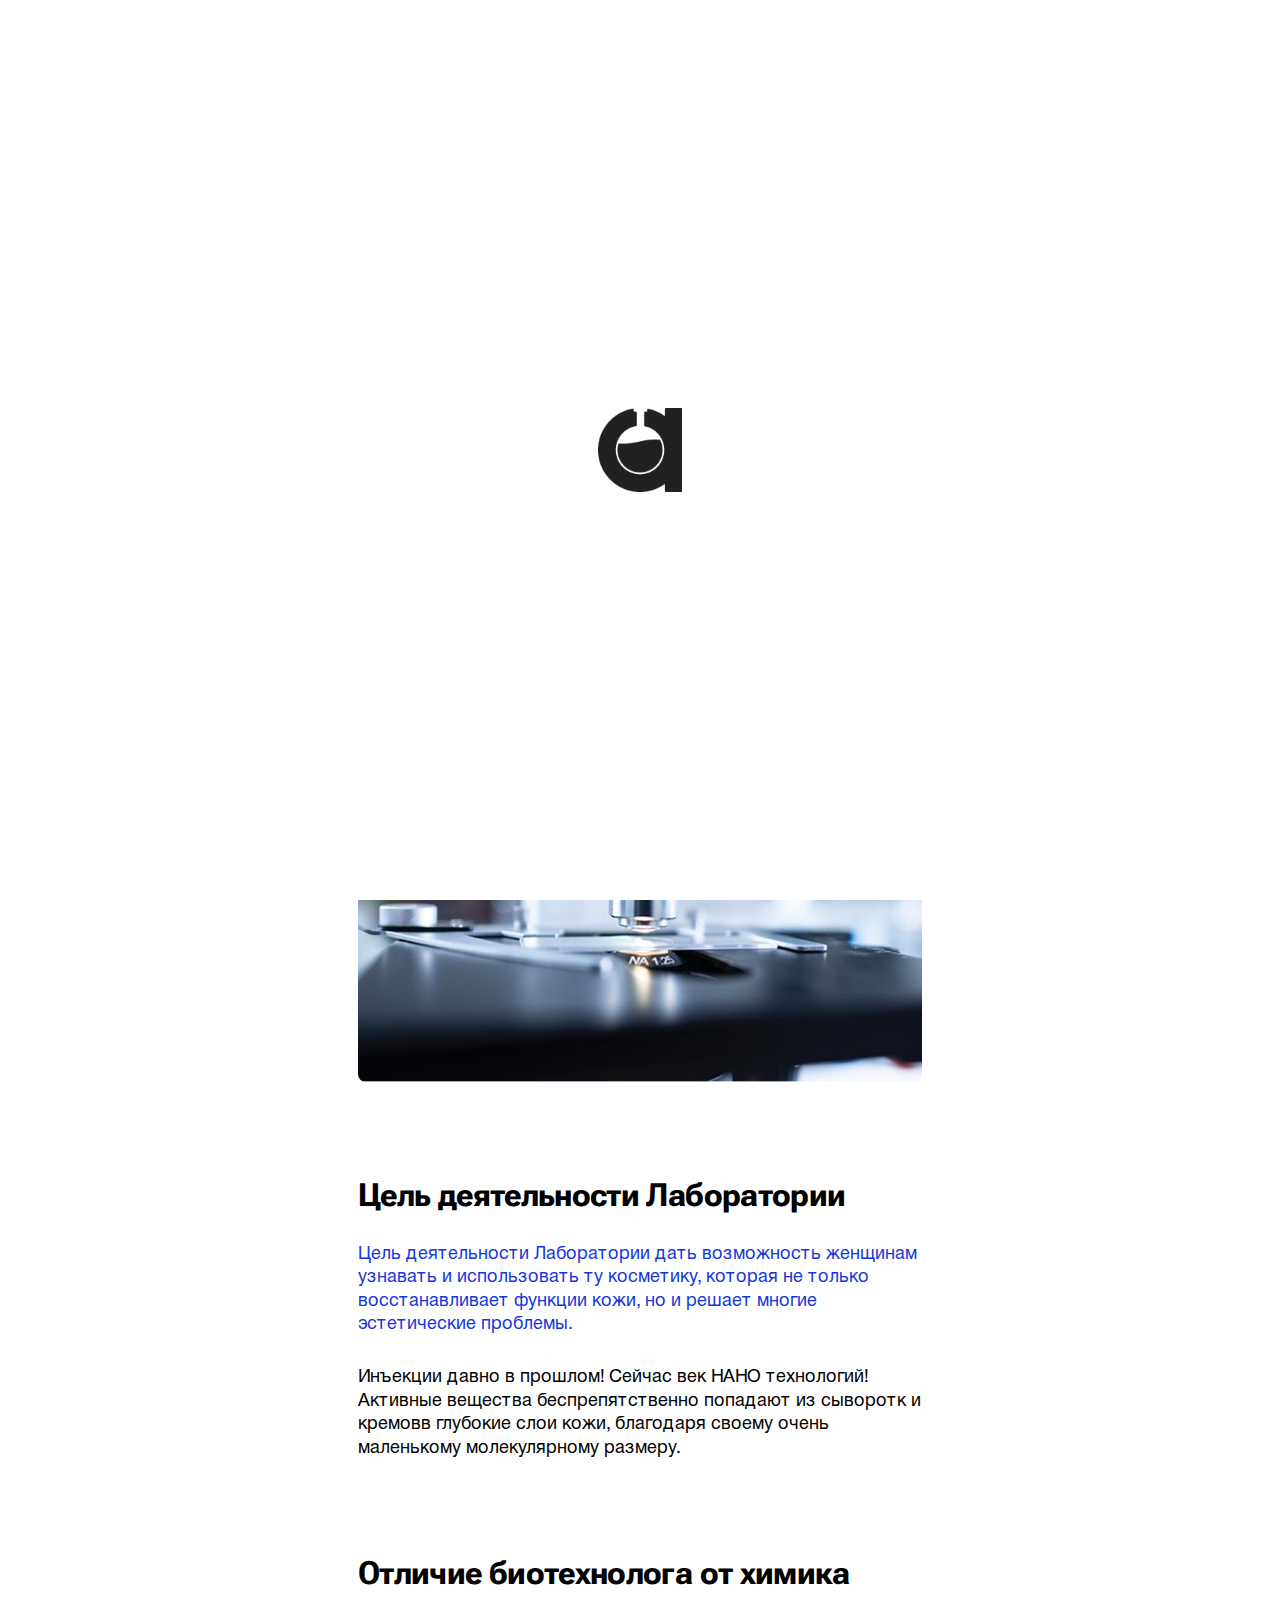
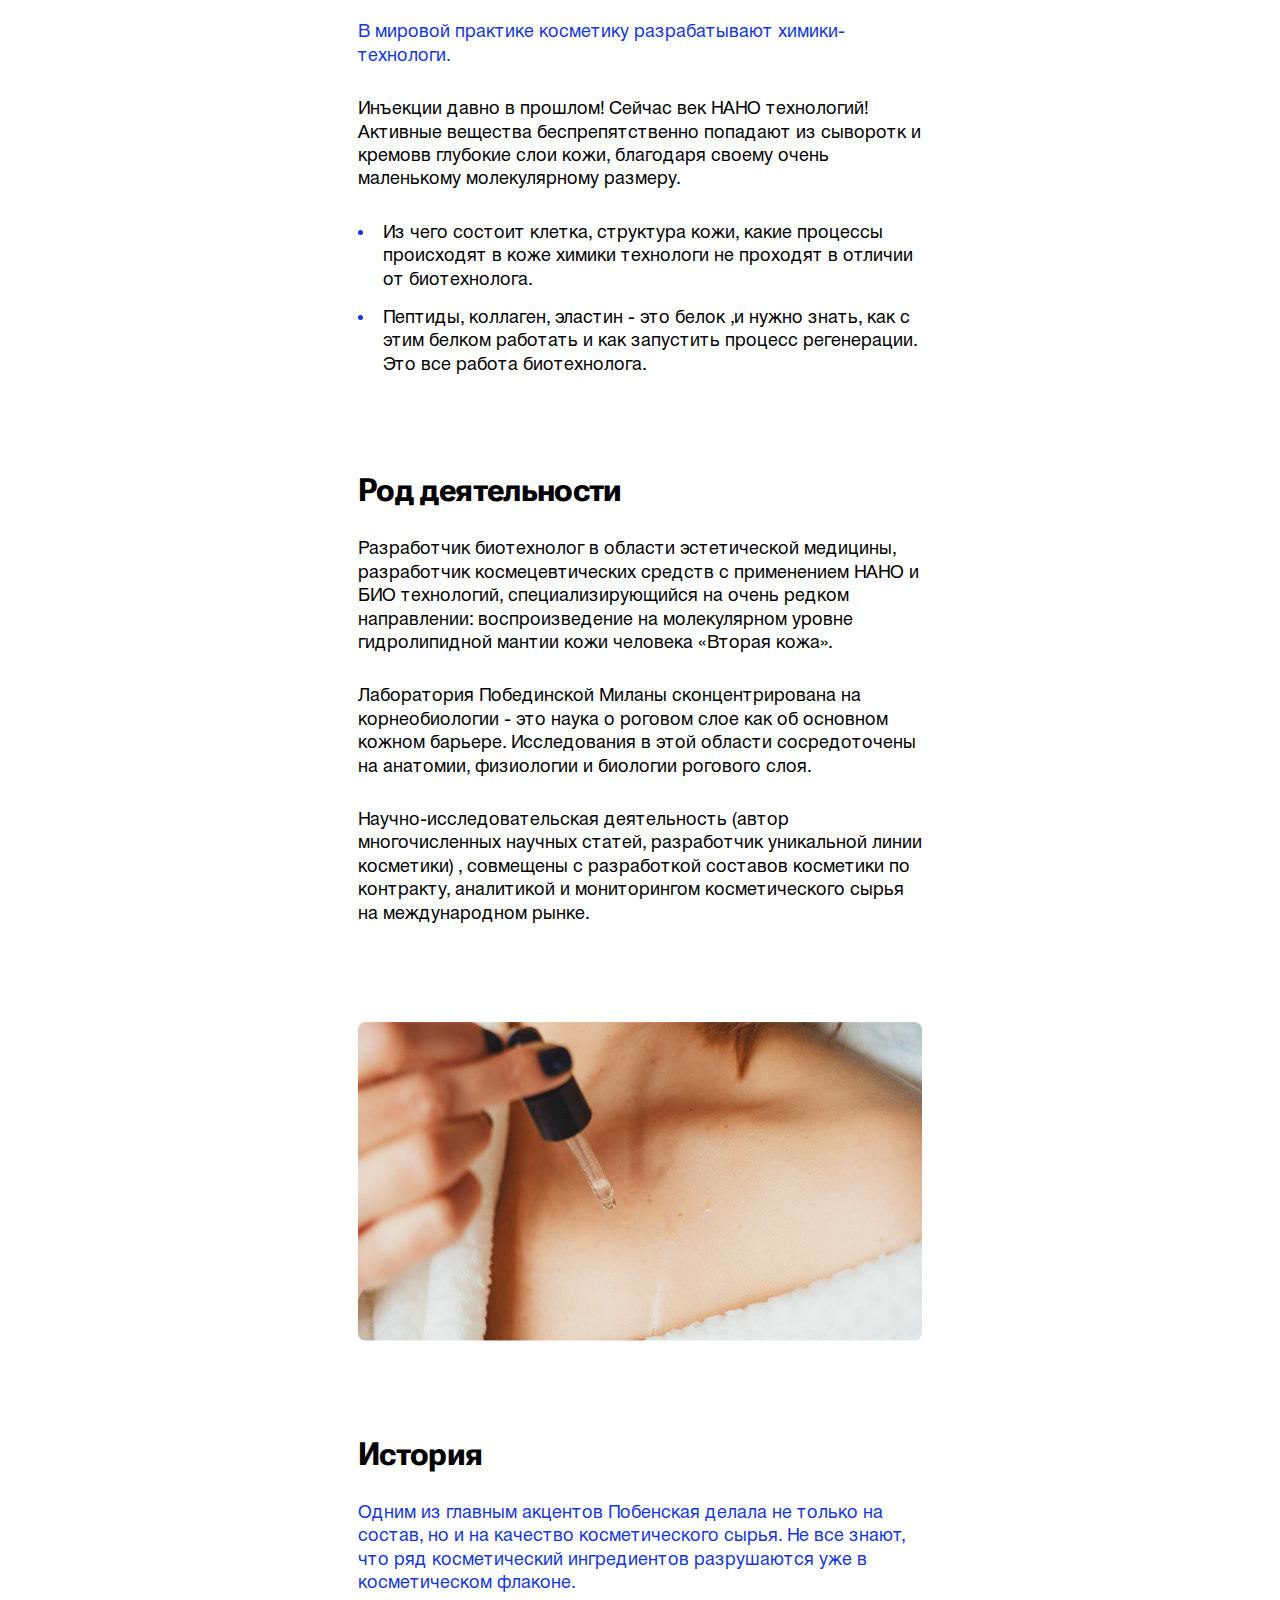
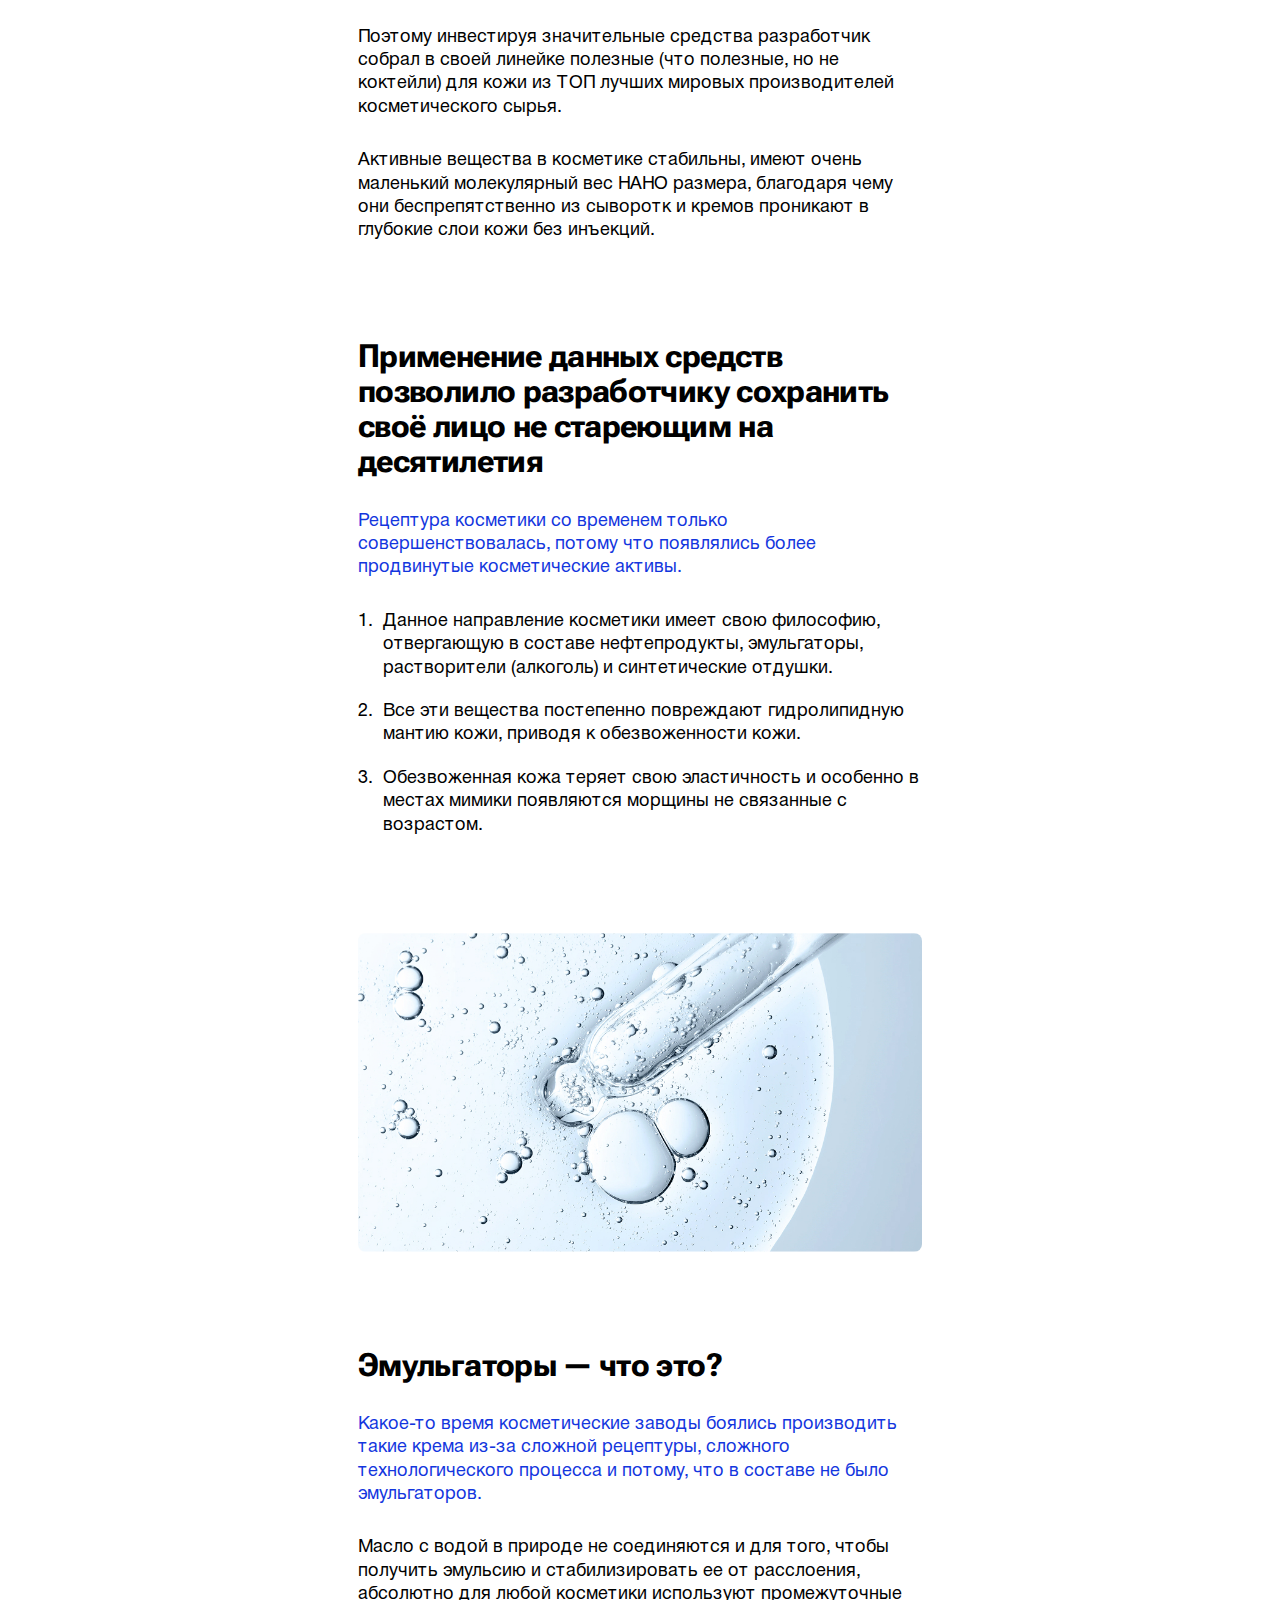
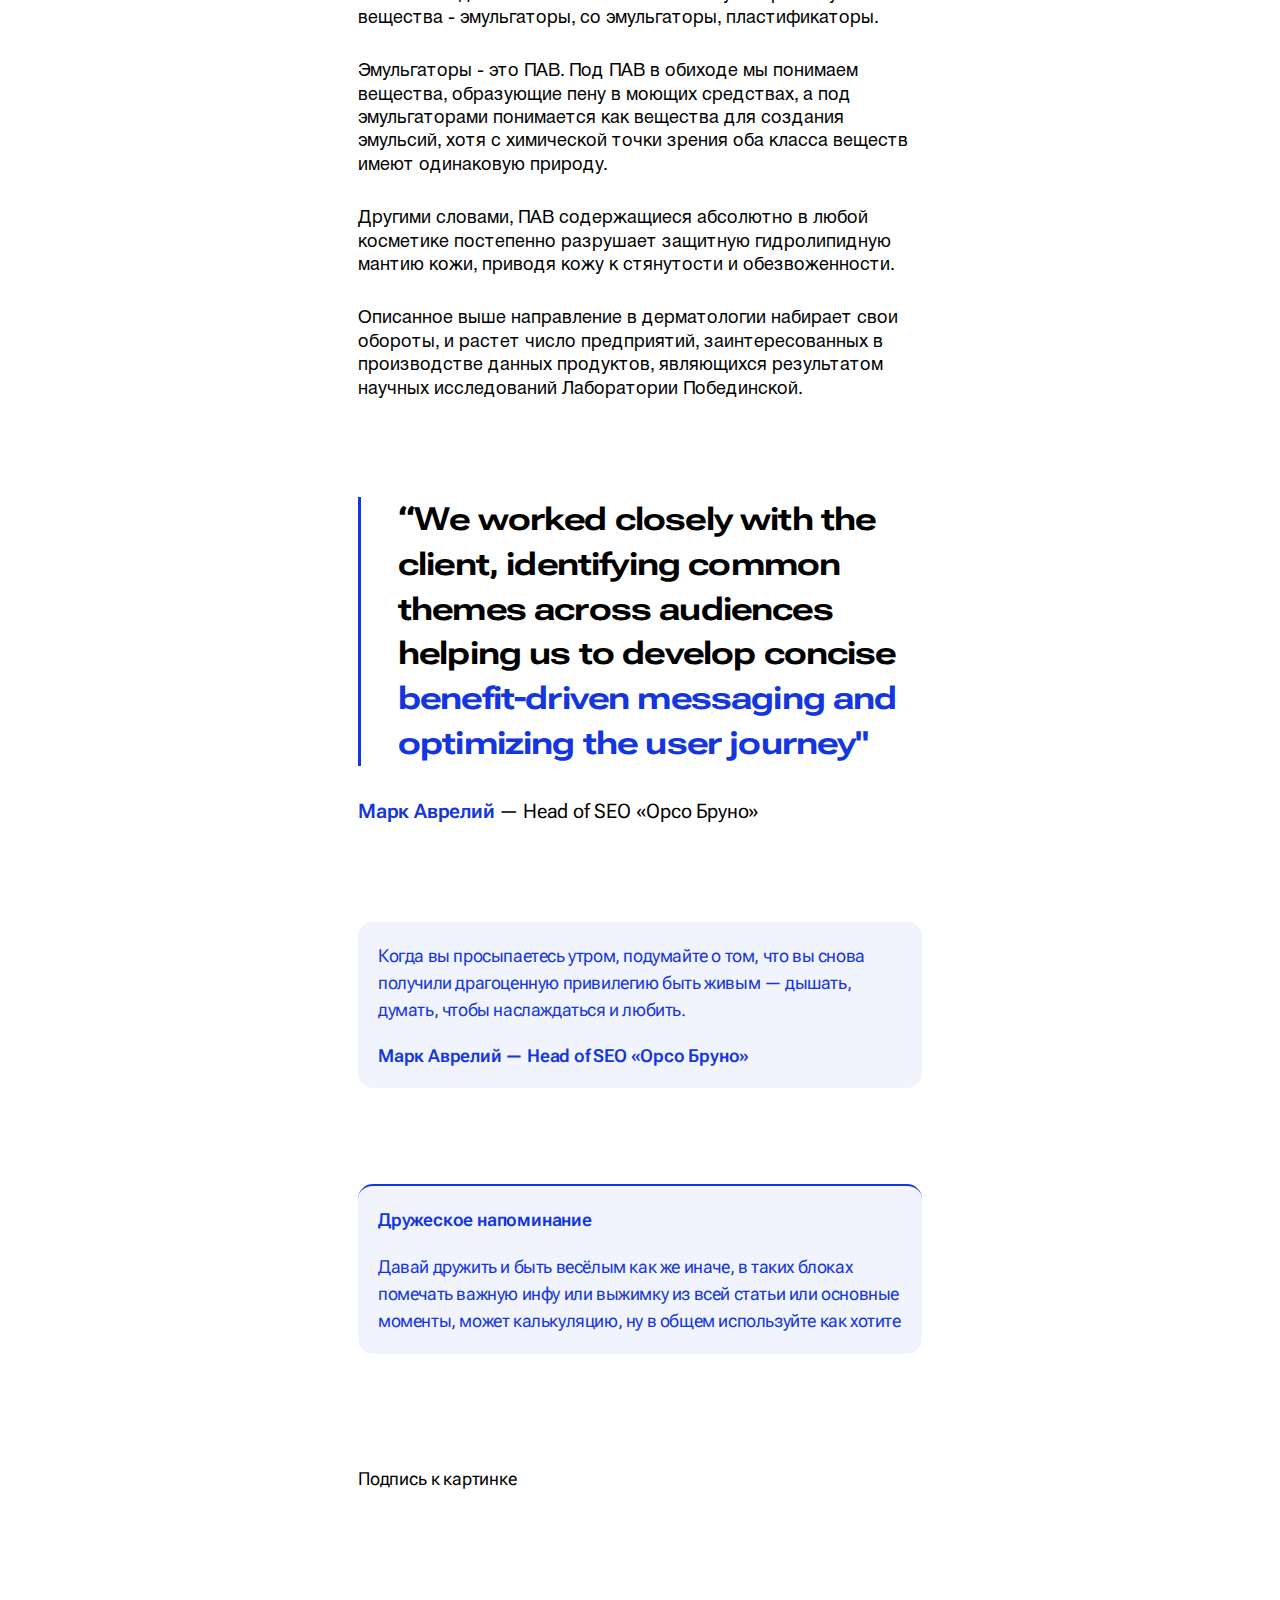
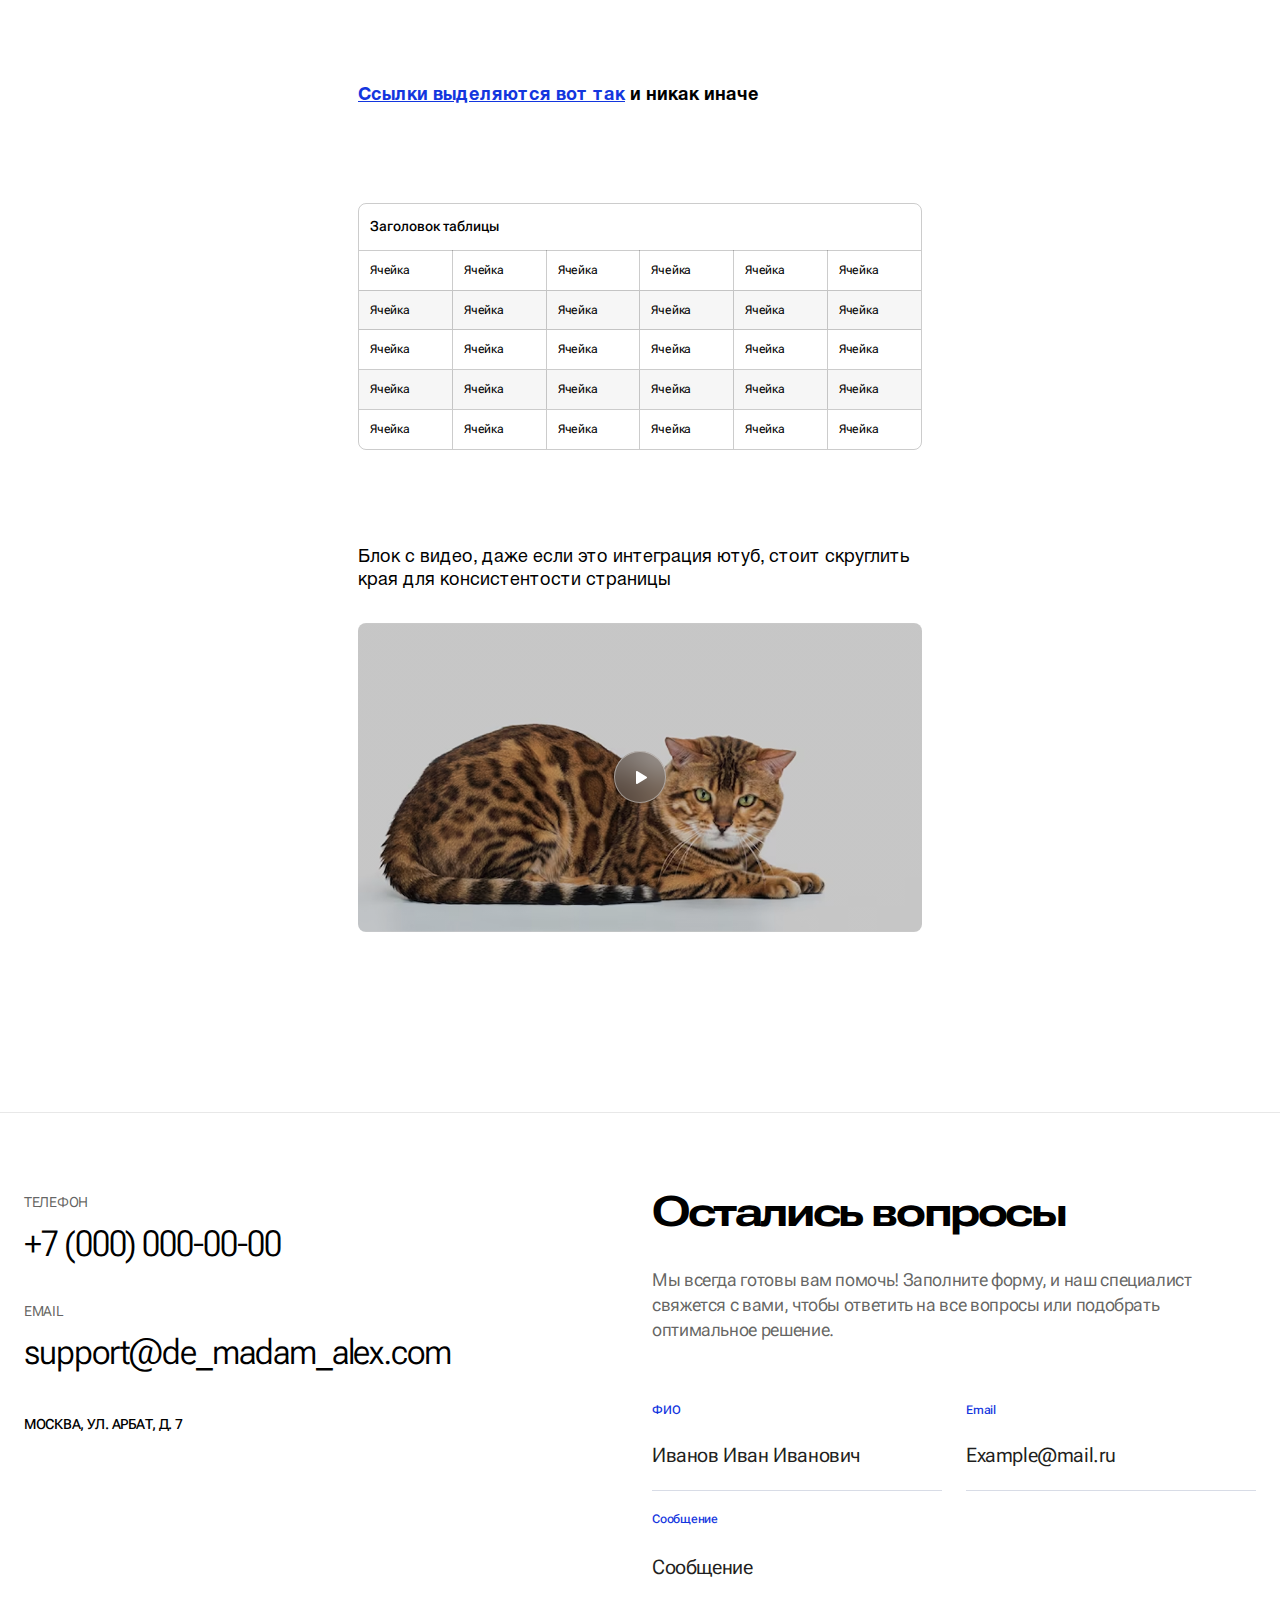
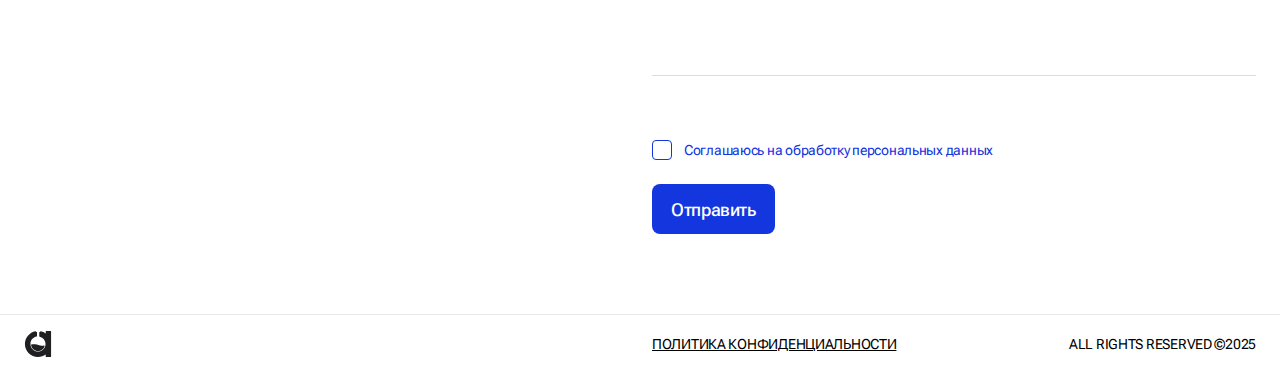
<file: article.html>
<!DOCTYPE html>
<html lang="ru">
	<head>
		<meta http-equiv="Content-Type" content="text/html; charset=utf-8">

		<!-- Adapting the page for mobile devices -->
		<meta name="viewport" content="width=device-width, initial-scale=1, maximum-scale=1">

		<!-- Prohibition of phone number recognition -->
		<meta name="format-detection" content="telephone=no">
		<meta name="SKYPE_TOOLBAR" content ="SKYPE_TOOLBAR_PARSER_COMPATIBLE">

		<!-- Page title -->
		<title>Заголовок страницы</title>

		<!-- Meta description -->
		<meta name="description" content="">

		<!-- Meta Keywords -->
		<meta name="keywords" content="">

		<!-- Changing the color of the mobile browser panel -->
		<meta name="msapplication-TileColor" content="#1F1F21">
		<meta name="theme-color" content="#1F1F21">

		<!-- Connecting fonts from Google -->
		<link rel="preconnect" href="https://fonts.googleapis.com">
		<link rel="preconnect" href="https://fonts.gstatic.com" crossorigin>
		<link href="https://fonts.googleapis.com/css2?family=Manrope:wght@200..800&family=Roboto+Flex:opsz,wdth,wght@8..144,25..151,100..1000&display=swap" rel="stylesheet">

		<!-- Connecting style files -->
		<link rel="stylesheet" href="css/swiper-bundle.min.css">
		<link rel="stylesheet" href="css/swiper.css">
		<link rel="stylesheet" href="css/fancybox.css">
		<link rel="stylesheet" href="css/intlTelInput.min.css">
		<link rel="stylesheet" href="css/styles.css">

		<link rel="stylesheet" href="css/response_1899.css" media="print, (max-width: 1899px)">
		<link rel="stylesheet" href="css/response_1439.css" media="print, (max-width: 1439px)">
		<link rel="stylesheet" href="css/response_1199.css" media="print, (max-width: 1199px)">
		<link rel="stylesheet" href="css/response_959.css" media="print, (max-width: 959px)">
	</head>

	<body class="lock">
		<div class="preloader">
			<img src="images/preloader.gif" alt="">
		</div>

		<div class="wrap bg_white">
			<div class="main">
				<header>
					<div class="cont row">
						<button class="mob_menu_btn">
							<span></span>
						</button>

						<a href="/" class="logo">
							<img src="images/logo.svg" alt="">
						</a>

						<nav class="menu row">
							<div class="menu_item">
								<a href="/">Главная</a>
							</div>

							<div class="menu_item">
								<a href="/">Каталог</a>
							</div>

							<div class="menu_item">
								<a href="/">Блог</a>
							</div>

							<div class="menu_item">
								<a href="/">Контакты</a>
							</div>

							<div class="menu_item">
								<a class="active">Документы</a>
							</div>
						</nav>

						<div class="info">
							<div class="cart">
								<button class="btn">
									<span>Корзина</span>

									<svg class="mob_icon"><use xlink:href="images/sprite.svg#ic_cart"></use></svg>

									<span class="count">1</span>
								</button>
							</div>

							<div class="catalog">
								<a href="/" class="link">
									<span>Открыть каталог</span>
									<svg class="icon"><use xlink:href="images/sprite.svg#ic_link_arrow"></use></svg>
								</a>
							</div>
						</div>
					</div>
				</header>


				<section class="mob_menu">
					<div class="links">
						<div><a href="/">Каталог</a></div>

						<div><a href="/">Главная</a></div>

						<div><a href="/">Блог</a></div>

						<div><a href="/">Контакты</a></div>
					</div>

					<div class="copyright">All rights reserved &copy;2025</div>
				</section>


				<section class="article_info block">
					<div class="cont">
						<div class="back">
							<a href="/" class="link">
								<div class="icon">
									<svg><use xlink:href="images/sprite.svg#ic_back_arrow"></use></svg>
								</div>

								<span>Назад</span>
							</a>
						</div>

						<div class="head">
							<div class="author">
								<div class="name">Биотехнолог Милана Побединская</div>

								<div class="post">ученый, химик-биотехнолог</div>
							</div>

							<div class="type">Статья</div>

							<div class="date">12.04.2023</div>
						</div>

						<div class="main_image" style="background-image: url('images/tmp/article_img.jpg');"></div>

						<div class="text_block">
							<section>
								<h2>Наша история</h2>

								<p style="color: #1336DE;">Более 15 лет назад Милана Побединская разработала лично для себя свою линию косметики, которой нет аналога на рынке.</p>

								<p>Эмульсия крема воспроизводитна молекулярном уровне гидролипидную мантию кожи человека «ВТОРАЯ КОЖА», сочетая передовые технологии и методики, такие как НАНО и БИО технологии с космецевтикой.</p>
							</section>

							<section>
								<figure>
									<img src="images/tmp/text_img.jpg" alt="" loading="lazy">
								</figure>
							</section>

							<section>
								<h2>Цель деятельности Лаборатории</h2>

								<p style="color: #1336DE;">Цель деятельности Лаборатории дать возможность женщинам узнавать и использовать ту косметику, которая не только восстанавливает функции кожи, но и решает многие эстетические проблемы.</p>

								<p>Инъекции давно в прошлом! Сейчас век НАНО технологий! Активные вещества беспрепятственно попадают из сыворотк и кремовв глубокие слои кожи, благодаря своему очень маленькому молекулярному размеру.</p>
							</section>

							<section>
								<h2>Отличие биотехнолога от химика</h2>

								<p style="color: #1336DE;">В мировой практике косметику разрабатывают химики-технологи.</p>

								<p>Инъекции давно в прошлом! Сейчас век НАНО технологий! Активные вещества беспрепятственно попадают из сыворотк и кремовв глубокие слои кожи, благодаря своему очень маленькому молекулярному размеру.</p>

								<ul>
									<li>Из чего состоит клетка, структура кожи, какие процессы происходят в коже химики технологи не проходят в отличии от биотехнолога.</li>

									<li>Пептиды, коллаген, эластин - это белок ,и нужно знать, как с этим белком работать и как запустить процесс регенерации. Это все работа биотехнолога.</li>
								</ul>
							</section>

							<section>
								<h2>Род деятельности</h2>

								<p>Разработчик биотехнолог в области эстетической медицины, разработчик космецевтических средств с применением НАНО и БИО технологий, специализирующийся на очень редком направлении: воспроизведение на молекулярном уровне гидролипидной мантии кожи человека «Вторая кожа».</p>

								<p>Лаборатория Побединской Миланы сконцентрирована на корнеобиологии - это наука о роговом слое как об основном кожном барьере. Исследования в этой области сосредоточены на анатомии, физиологии и биологии рогового слоя.</p>

								<p>Научно-исследовательская деятельность (автор многочисленных научных статей, разработчик уникальной линии косметики) , совмещены с разработкой составов косметики по контракту, аналитикой и мониторингом косметического сырья на международном рынке.</p>
							</section>

							<section>
								<figure>
									<img src="images/tmp/text_img2.jpg" alt="" loading="lazy">
								</figure>
							</section>

							<section>
								<h2>История</h2>

								<p style="color: #1336DE;">Одним из главным акцентов Побенская делала не только на состав, но и на качество косметического сырья. Не все знают, что ряд косметический ингредиентов разрушаются уже в косметическом флаконе.</p>

								<p>Поэтому инвестируя значительные средства разработчик собрал в своей линейке полезные (что полезные, но не коктейли) для кожи из ТОП лучших мировых производителей косметического сырья.</p>

								<p>Активные вещества в косметике стабильны, имеют очень маленький молекулярный вес НАНО размера, благодаря чему они беспрепятственно из сыворотк и кремов проникают в глубокие слои кожи без инъекций.</p>
							</section>

							<section>
								<h2>Применение данных средств позволило разработчику сохранить своё лицо не стареющим на десятилетия</h2>

								<p style="color: #1336DE;">Рецептура косметики со временем только совершенствовалась, потому что появлялись более продвинутые косметические активы.</p>

								<ol>
									<li>Данное направление косметики имеет свою философию, отвергающую в составе нефтепродукты, эмульгаторы, растворители (алкоголь) и синтетические отдушки.</li>

									<li>Все эти вещества постепенно повреждают гидролипидную мантию кожи, приводя  к обезвоженности кожи.</li>

									<li>Обезвоженная кожа теряет свою эластичность и особенно в местах мимики появляются морщины не связанные с возрастом.</li>
								</ol>
							</section>

							<section>
								<figure>
									<img src="images/tmp/text_img3.jpg" alt="" loading="lazy">
								</figure>
							</section>

							<section>
								<h2>Эмульгаторы — что это?</h2>

								<p style="color: #1336DE;">Какое-то время косметические заводы боялись производить такие крема из-за сложной рецептуры, сложного технологического процесса и потому, что в составе не было эмульгаторов.</p>

								<p>Масло с водой в природе не соединяются и для того, чтобы получить эмульсию и стабилизировать ее от расслоения, абсолютно для любой косметики используют промежуточные вещества - эмульгаторы, со эмульгаторы, пластификаторы.</p>

								<p>Эмульгаторы - это ПАВ. Под ПАВ в обиходе мы понимаем вещества, образующие пену в моющих средствах, а под эмульгаторами понимается как вещества для создания эмульсий, хотя с химической точки зрения оба класса веществ имеют одинаковую природу.</p>

								<p>Другими словами, ПАВ содержащиеся абсолютно в любой косметике постепенно разрушает защитную гидролипидную мантию кожи, приводя кожу к стянутости и обезвоженности.</p>

								<p>Описанное выше направление в дерматологии набирает свои обороты, и растет число предприятий, заинтересованных в производстве данных продуктов, являющихся результатом научных исследований Лаборатории Побединской.</p>
							</section>

							<section>
								<div class="blockquote">
									<p>“We worked closely with the client, identifying common themes across audiences helping us to develop concise <span>benefit-driven messaging and optimizing the user journey"</span></p>

									<cite><b>Марк Аврелий</b> — Head of SEO «Орсо Бруно»</cite>
								</div>
							</section>

							<section>
								<blockquote>
									<p>Когда вы просыпаетесь утром, подумайте о том, что вы снова получили драгоценную привилегию быть живым — дышать, думать, чтобы наслаждаться и любить.</p>

									<cite>Марк Аврелий  — Head of SEO «Орсо Бруно»</cite>
								</blockquote>
							</section>

							<section>
								<div class="message">
									<p><b>Дружеское напоминание </b></p>

									<p>Давай дружить и быть весёлым как же иначе, в таких блоках помечать важную инфу или выжимку из всей статьи или основные моменты, может калькуляцию, ну в общем используйте как хотите</p>
								</div>
							</section>

							<section>
								<figure>
									<img src="images/tmp/text_img4.jpg" alt="" loading="lazy">

									<figcaption>Подпись к картинке</figcaption>
								</figure>
							</section>

							<section>
								<div class="swiper slider">
									<div class="swiper-wrapper">
										<div class="swiper-slide">
											<picture>
												<img src="images/tmp/text_img4.jpg" alt="" loading="lazy">
											</picture>
										</div>

										<div class="swiper-slide">
											<picture>
												<img src="images/tmp/text_img4.jpg" alt="" loading="lazy">
											</picture>
										</div>

										<div class="swiper-slide">
											<picture>
												<img src="images/tmp/text_img4.jpg" alt="" loading="lazy">
											</picture>
										</div>

										<div class="swiper-slide">
											<picture>
												<img src="images/tmp/text_img4.jpg" alt="" loading="lazy">
											</picture>
										</div>
									</div>

									<button class="swiper-button-prev">
										<svg class="icon"><use xlink:href="images/sprite.svg#ic_slider_arrow"></use></svg>
									</button>

									<button class="swiper-button-next">
										<svg class="icon"><use xlink:href="images/sprite.svg#ic_slider_arrow"></use></svg>
									</button>

									<div class="swiper-pagination"></div>
								</div>
							</section>

							<section>
								<p><b><a href="/">Ссылки выделяются вот так</a> и никак иначе</b></p>
							</section>

							<section>
								<div class="table_wrap">
									<div class="radius">
										<table>
											<thead>
												<tr>
													<th colspan="6">Заголовок таблицы</th>
												</tr>
											</thead>

											<tbody>
												<tr>
													<td>Ячейка</td>
													<td>Ячейка</td>
													<td>Ячейка</td>
													<td>Ячейка</td>
													<td>Ячейка</td>
													<td>Ячейка</td>
												</tr>

												<tr>
													<td>Ячейка</td>
													<td>Ячейка</td>
													<td>Ячейка</td>
													<td>Ячейка</td>
													<td>Ячейка</td>
													<td>Ячейка</td>
												</tr>

												<tr>
													<td>Ячейка</td>
													<td>Ячейка</td>
													<td>Ячейка</td>
													<td>Ячейка</td>
													<td>Ячейка</td>
													<td>Ячейка</td>
												</tr>

												<tr>
													<td>Ячейка</td>
													<td>Ячейка</td>
													<td>Ячейка</td>
													<td>Ячейка</td>
													<td>Ячейка</td>
													<td>Ячейка</td>
												</tr>

												<tr>
													<td>Ячейка</td>
													<td>Ячейка</td>
													<td>Ячейка</td>
													<td>Ячейка</td>
													<td>Ячейка</td>
													<td>Ячейка</td>
												</tr>
											</tbody>
										</table>
									</div>
								</div>
							</section>

							<section>
								<p>Блок с видео, даже если это интеграция ютуб, стоит скруглить края для консистентости страницы</p>

								<a href="" class="video_link fancy_img">
									<picture class="image">
										<img src="images/tmp/video_thumb.jpg" alt="" loading="">

										<div class="icon">
											<svg><use xlink:href="images/sprite.svg#ic_video_play"></use></svg>
										</div>
									</picture>
								</a>
							</section>
						</div>
					</div>
				</section>


				<section class="contacts_block border">
					<div class="cont row">
						<div class="contacts">
							<div class="item">
								<div class="label">Телефон</div>

								<div class="val">
									<div><a href="tel:+7 (000) 000-00-00">+7 (000) 000-00-00</a></div>
								</div>
							</div>

							<div class="item">
								<div class="label">email</div>

								<div class="val">
									<div><a href="mailto:support@de_madam_alex.com">support@de_madam_alex.com</a></div>
								</div>
							</div>

							<div class="address">Москва, ул. Арбат, д. 7</div>
						</div>

						<div class="feedback">
							<div class="title">Остались вопросы</div>

							<div class="desc">Мы всегда готовы вам помочь! Заполните форму, и наш специалист свяжется с вами, чтобы ответить на все вопросы или подобрать оптимальное решение.</div>

							<form action="" class="form">
								<div class="columns">
									<div class="line">
										<div class="label">ФИО</div>

										<div class="field">
											<input type="text" name="" value="" class="input" placeholder="Иванов Иван Иванович">
										</div>
									</div>

									<div class="line">
										<div class="label">Email</div>

										<div class="field">
											<input type="email" name="" value="" class="input" placeholder="Example@mail.ru">
										</div>
									</div>
								</div>

								<div class="line">
									<div class="label">Сообщение</div>

									<div class="field">
										<textarea name="" placeholder="Сообщение"></textarea>
									</div>
								</div>

								<div class="line agree">
									<div class="field">
										<label class="checkbox">
											<input type="checkbox" name="agree">

											<div class="check">
												<svg><use xlink:href="images/sprite.svg#ic_check"></use></svg>
											</div>

											<div><a href="/" target="_blank">Соглашаюсь на обработку персональных данных</a></div>
										</label>
									</div>
								</div>

								<div class="submit">
									<button type="submit" class="submit_btn">
										<span>Отправить</span>
									</button>
								</div>
							</form>
						</div>
					</div>
				</section>
			</div>


			<footer>
				<div class="cont row">
					<div class="logo">
						<img src="images/logo.svg" alt="">
					</div>

					<div class="privacy_policy_link">
						<a href="/">Политика конфиденциальности</a>
					</div>

					<div class="copyright">All rights reserved &copy;2025</div>
				</div>
			</footer>


			<div class="overlay"></div>
		</div>


		<section class="cart_info">
			<div class="data">
				<button class="close_btn">
					<span>Закрыть</span>
				</button>

				<div class="title">Корзина <span>1</span></div>

				<div class="scroll">
					<div class="list">
						<div class="product">
							<button class="delete_btn">
								<svg class="icon"><use xlink:href="images/sprite.svg#ic_delete"></use></svg>
							</button>

							<a href="/" class="thumb">
								<picture class="image">
									<img src="images/tmp/product_img.png" alt="" loading="lazy">
								</picture>
							</a>

							<div class="info">
								<div class="name">
									<a href="/">Сыворотка пептидная для зоны вокруг глаз с эффектом лифтинга   </a>
								</div>

								<div class="value">50 мл</div>

								<div class="amount">
									<button type="button" class="btn minus"></button>

									<input type="text" value="1" class="input" data-minimum="1" data-maximum="99" data-step="1" data-unit="" maxlength="2">

									<button type="button" class="btn plus"></button>
								</div>
							</div>

							<div class="price">24.000 ₽</div>
						</div>

						<div class="product">
							<button class="delete_btn">
								<svg class="icon"><use xlink:href="images/sprite.svg#ic_delete"></use></svg>
							</button>

							<a href="/" class="thumb">
								<picture class="image">
									<img src="images/tmp/product_img.png" alt="" loading="lazy">
								</picture>
							</a>

							<div class="info">
								<div class="name">
									<a href="/">Сыворотка пептидная для зоны вокруг глаз с эффектом лифтинга   </a>
								</div>

								<div class="value">50 мл</div>

								<div class="amount">
									<button type="button" class="btn minus"></button>

									<input type="text" value="1" class="input" data-minimum="1" data-maximum="99" data-step="1" data-unit="" maxlength="2">

									<button type="button" class="btn plus"></button>
								</div>
							</div>

							<div class="price">24.000 ₽</div>
						</div>

						<div class="product">
							<button class="delete_btn">
								<svg class="icon"><use xlink:href="images/sprite.svg#ic_delete"></use></svg>
							</button>

							<a href="/" class="thumb">
								<picture class="image">
									<img src="images/tmp/product_img.png" alt="" loading="lazy">
								</picture>
							</a>

							<div class="info">
								<div class="name">
									<a href="/">Сыворотка пептидная для зоны вокруг глаз с эффектом лифтинга   </a>
								</div>

								<div class="value">50 мл</div>

								<div class="amount">
									<button type="button" class="btn minus"></button>

									<input type="text" value="1" class="input" data-minimum="1" data-maximum="99" data-step="1" data-unit="" maxlength="2">

									<button type="button" class="btn plus"></button>
								</div>
							</div>

							<div class="price">24.000 ₽</div>
						</div>

						<div class="product">
							<button class="delete_btn">
								<svg class="icon"><use xlink:href="images/sprite.svg#ic_delete"></use></svg>
							</button>

							<a href="/" class="thumb">
								<picture class="image">
									<img src="images/tmp/product_img.png" alt="" loading="lazy">
								</picture>
							</a>

							<div class="info">
								<div class="name">
									<a href="/">Сыворотка пептидная для зоны вокруг глаз с эффектом лифтинга   </a>
								</div>

								<div class="value">50 мл</div>

								<div class="amount">
									<button type="button" class="btn minus"></button>

									<input type="text" value="1" class="input" data-minimum="1" data-maximum="99" data-step="1" data-unit="" maxlength="2">

									<button type="button" class="btn plus"></button>
								</div>
							</div>

							<div class="price">24.000 ₽</div>
						</div>

						<div class="product">
							<button class="delete_btn">
								<svg class="icon"><use xlink:href="images/sprite.svg#ic_delete"></use></svg>
							</button>

							<a href="/" class="thumb">
								<picture class="image">
									<img src="images/tmp/product_img.png" alt="" loading="lazy">
								</picture>
							</a>

							<div class="info">
								<div class="name">
									<a href="/">Сыворотка пептидная для зоны вокруг глаз с эффектом лифтинга   </a>
								</div>

								<div class="value">50 мл</div>

								<div class="amount">
									<button type="button" class="btn minus"></button>

									<input type="text" value="1" class="input" data-minimum="1" data-maximum="99" data-step="1" data-unit="" maxlength="2">

									<button type="button" class="btn plus"></button>
								</div>
							</div>

							<div class="price">24.000 ₽</div>
						</div>
					</div>
				</div>

				<div class="totals">
					<div>
						<div class="label">Cумма заказа</div>
						<div class="price">24.000 ₽</div>
					</div>

					<div>
						<div class="label">Стоимость доставки</div>
						<div class="price">1000 ₽</div>
					</div>

					<div class="total_price">
						<div class="label">Итого</div>
						<div class="val">24.000 ₽</div>
					</div>
				</div>

				<button class="checkout_btn">
					<span>Оформить заказ</span>
				</button>
			</div>
		</section>


		<section class="checkout_info">
			<div class="data">
				<button class="close_btn">Закрыть</button>

				<div class="mob_title">Оформление</div>

				<form action="" class="form">
					<div class="section">
						<div class="title">Адрес доставки <span class="exp">* Обязательно для заполнения</span></div>

						<div class="columns">
							<div class="line">
								<div class="label">Город*</div>

								<div class="field">
									<select name="" data-placeholder="Иванов">
										<option value="1">Вариант 1</option>
										<option value="2">Вариант 2</option>
										<option value="3">Вариант 3</option>
										<option value="1">Вариант 1</option>
										<option value="2">Вариант 2</option>
										<option value="3">Вариант 3</option>
										<option value="1">Вариант 1</option>
										<option value="2">Вариант 2</option>
										<option value="3">Вариант 3</option>
										<option value="1">Вариант 1</option>
										<option value="2">Вариант 2</option>
										<option value="3">Вариант 3</option>
									</select>
								</div>
							</div>

							<div class="line">
								<div class="label">Улица*</div>

								<div class="field">
									<select name="" data-placeholder="Иванов">
										<option value="1">Вариант 1</option>
										<option value="2">Вариант 2</option>
										<option value="3">Вариант 3</option>
									</select>
								</div>
							</div>

							<div class="line width1of4">
								<div class="label">Квартира или офис*</div>

								<div class="field">
									<input type="text" name="" value="" class="input" placeholder="Иванов">
								</div>
							</div>

							<div class="line width1of4">
								<div class="label">Домофон</div>

								<div class="field">
									<input type="text" name="" value="" class="input" placeholder="Иванов">
								</div>
							</div>

							<div class="line width1of4">
								<div class="label">Подъезд</div>

								<div class="field">
									<input type="text" name="" value="" class="input" placeholder="Иванов">
								</div>
							</div>

							<div class="line width1of4">
								<div class="label">Этаж</div>

								<div class="field">
									<input type="text" name="" value="" class="input" placeholder="Иванов">
								</div>
							</div>
						</div>
					</div>

					<div class="section">
						<div class="title">Кто заберет заказ <span class="exp">* Обязательно для заполнения</span></div>

						<div class="columns">
							<div class="line width1of3">
								<div class="label">Фамилия*</div>

								<div class="field">
									<input type="text" name="" value="" class="input" placeholder="Иванов">
								</div>
							</div>

							<div class="line width1of3">
								<div class="label">Имя*</div>

								<div class="field">
									<input type="text" name="" value="" class="input" placeholder="Иванов">
								</div>
							</div>

							<div class="line width1of3">
								<div class="label">Отчество*</div>

								<div class="field">
									<input type="text" name="" value="" class="input" placeholder="Иванов">
								</div>
							</div>

							<div class="line">
								<div class="label">Мобильный телефон**</div>

								<div class="field">
									<input type="tel" name="" value="" class="input">
								</div>
							</div>

							<div class="line">
								<div class="label">Email*</div>

								<div class="field">
									<input type="email" name="" value="" class="input" placeholder="Иванов">
								</div>
							</div>
						</div>
					</div>

					<div class="submit">
						<button type="submit" class="submit_btn">
							<span>Оформить заказ</span>
						</button>
					</div>
				</form>
			</div>
		</section>


		<section class="modal" id="checkout_success_modal">
			<div class="modal_title">Желаем вашей коже вечного сияния</div>

			<div class="modal_desc">
				<div>Мы уже получили вашу заявку <span>№123456</span> и скоро свяжемся с вами для подтверждения.</div>

				<div>Наш менеджер позвонит вам в ближайшее время, чтобы уточнить детали и завершить оформление. <b>Пожалуйста, держите телефон под рукой.</b></div>
			</div>

			<div class="contacts">
				<div class="item">
					<div class="label">email</div>

					<div class="val">
						<div><a href="mailto:support@de_madam_alex.com">support@de_madam_alex.com</a></div>
					</div>
				</div>

				<div class="sep"></div>

				<div class="item">
					<div class="label">Телефон</div>

					<div class="val">
						<div><a href="tel:+7 (000) 000-00-00">+7 (000) 000-00-00</a></div>
					</div>
				</div>
			</div>
		</section>


		<section class="product_added_modal">
			<button class="close_btn">
				<svg class="icon"><use xlink:href="images/sprite.svg#ic_menu_close"></use></svg>
			</button>

			<div class="product">
				<picture class="thumb">
					<img src="images/tmp/product_thumb.png" alt="" loading="lazy">
				</picture>

				<div class="info">
					<div class="message">
						<svg class="icon"><use xlink:href="images/sprite.svg#ic_cart"></use></svg>
						<span>Товар добавлен в корзину</span>
					</div>

					<div class="name">Сыворотка пептидная для зоны вокруг глаз с эффектом лифтинга</div>

					<div class="value">50 мл</div>
				</div>
			</div>

			<div class="progress"></div>
		</section>


		<!-- Connecting javascript files -->
		<script src="js/jquery-3.6.3.min.js"></script>
		<script src="js/functions.js"></script>
		<script src="js/swiper-bundle.min.js"></script>
		<script src="js/fancybox.js"></script>
		<script src="js/nice-select2.js"></script>
		<script src="js/intlTelInputWithUtils.min.js"></script>
		<script src="js/scripts.js"></script>
	</body>
</html>
</file>
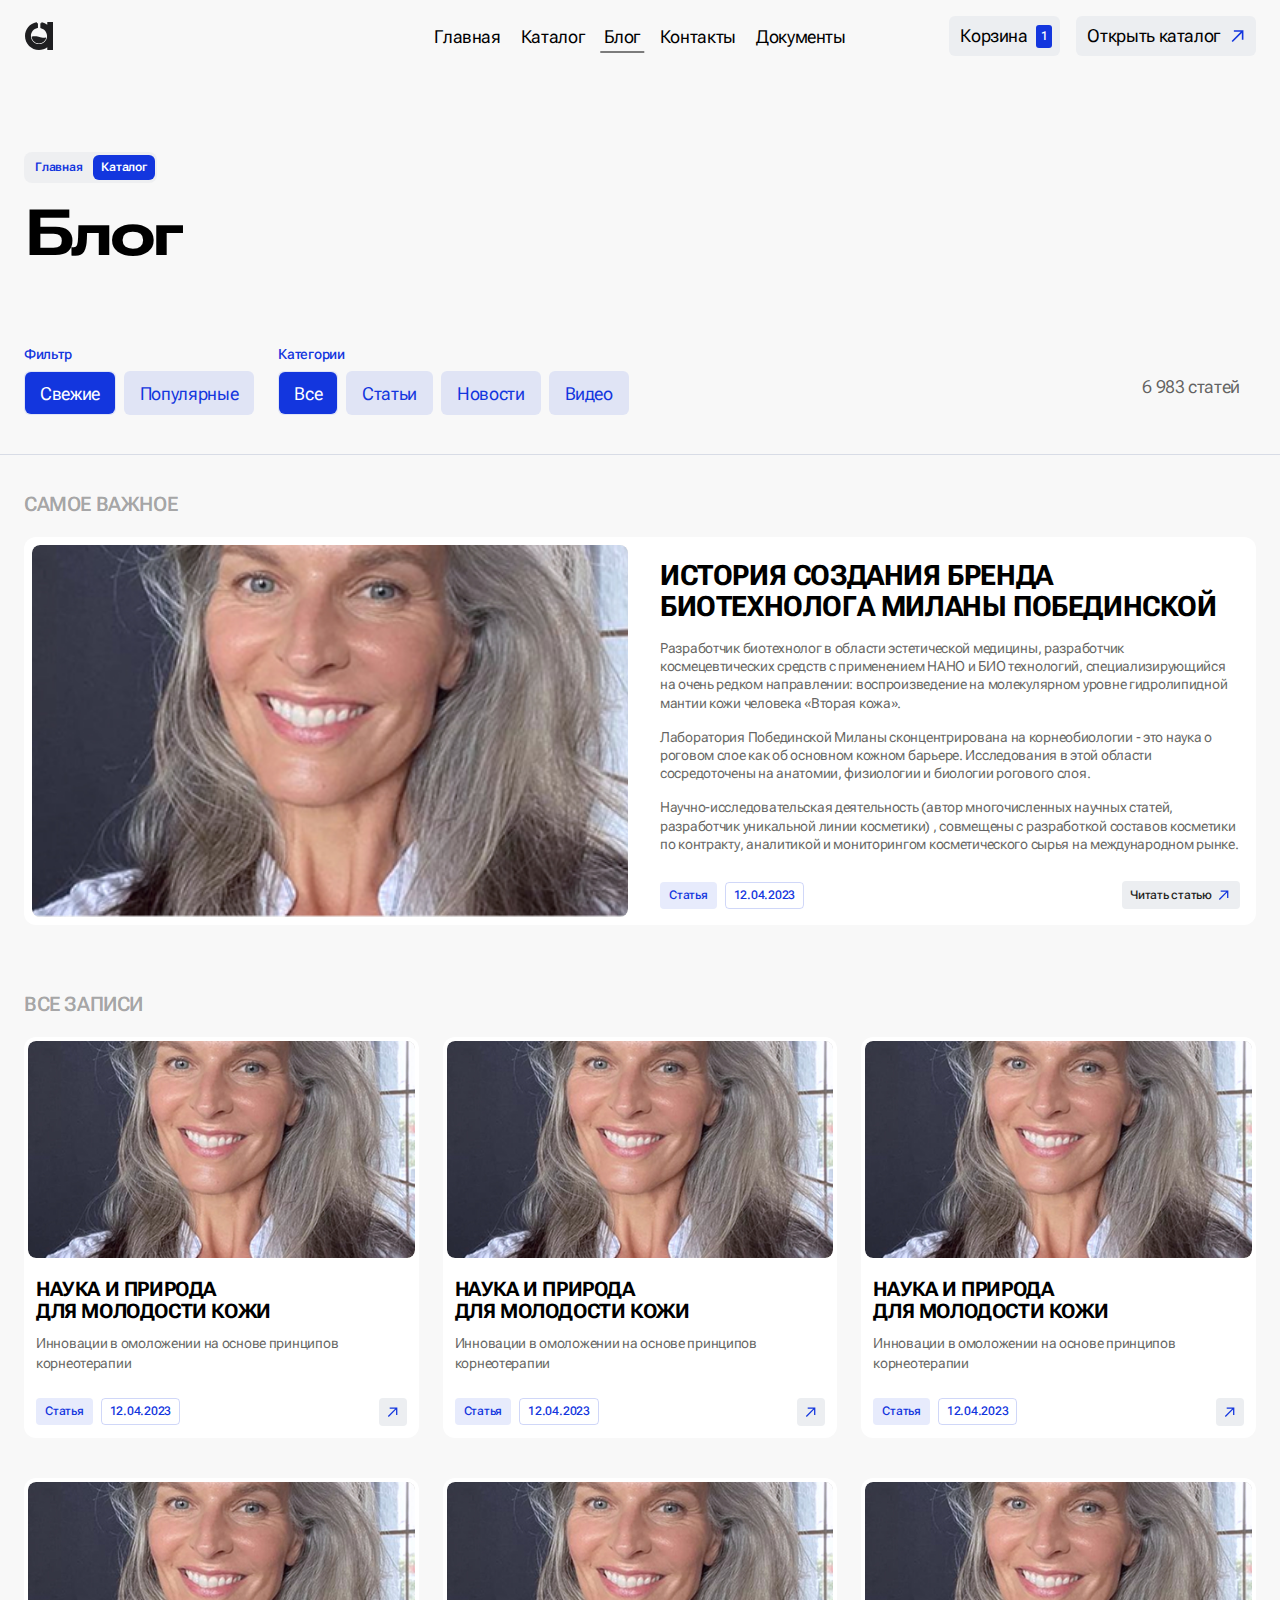
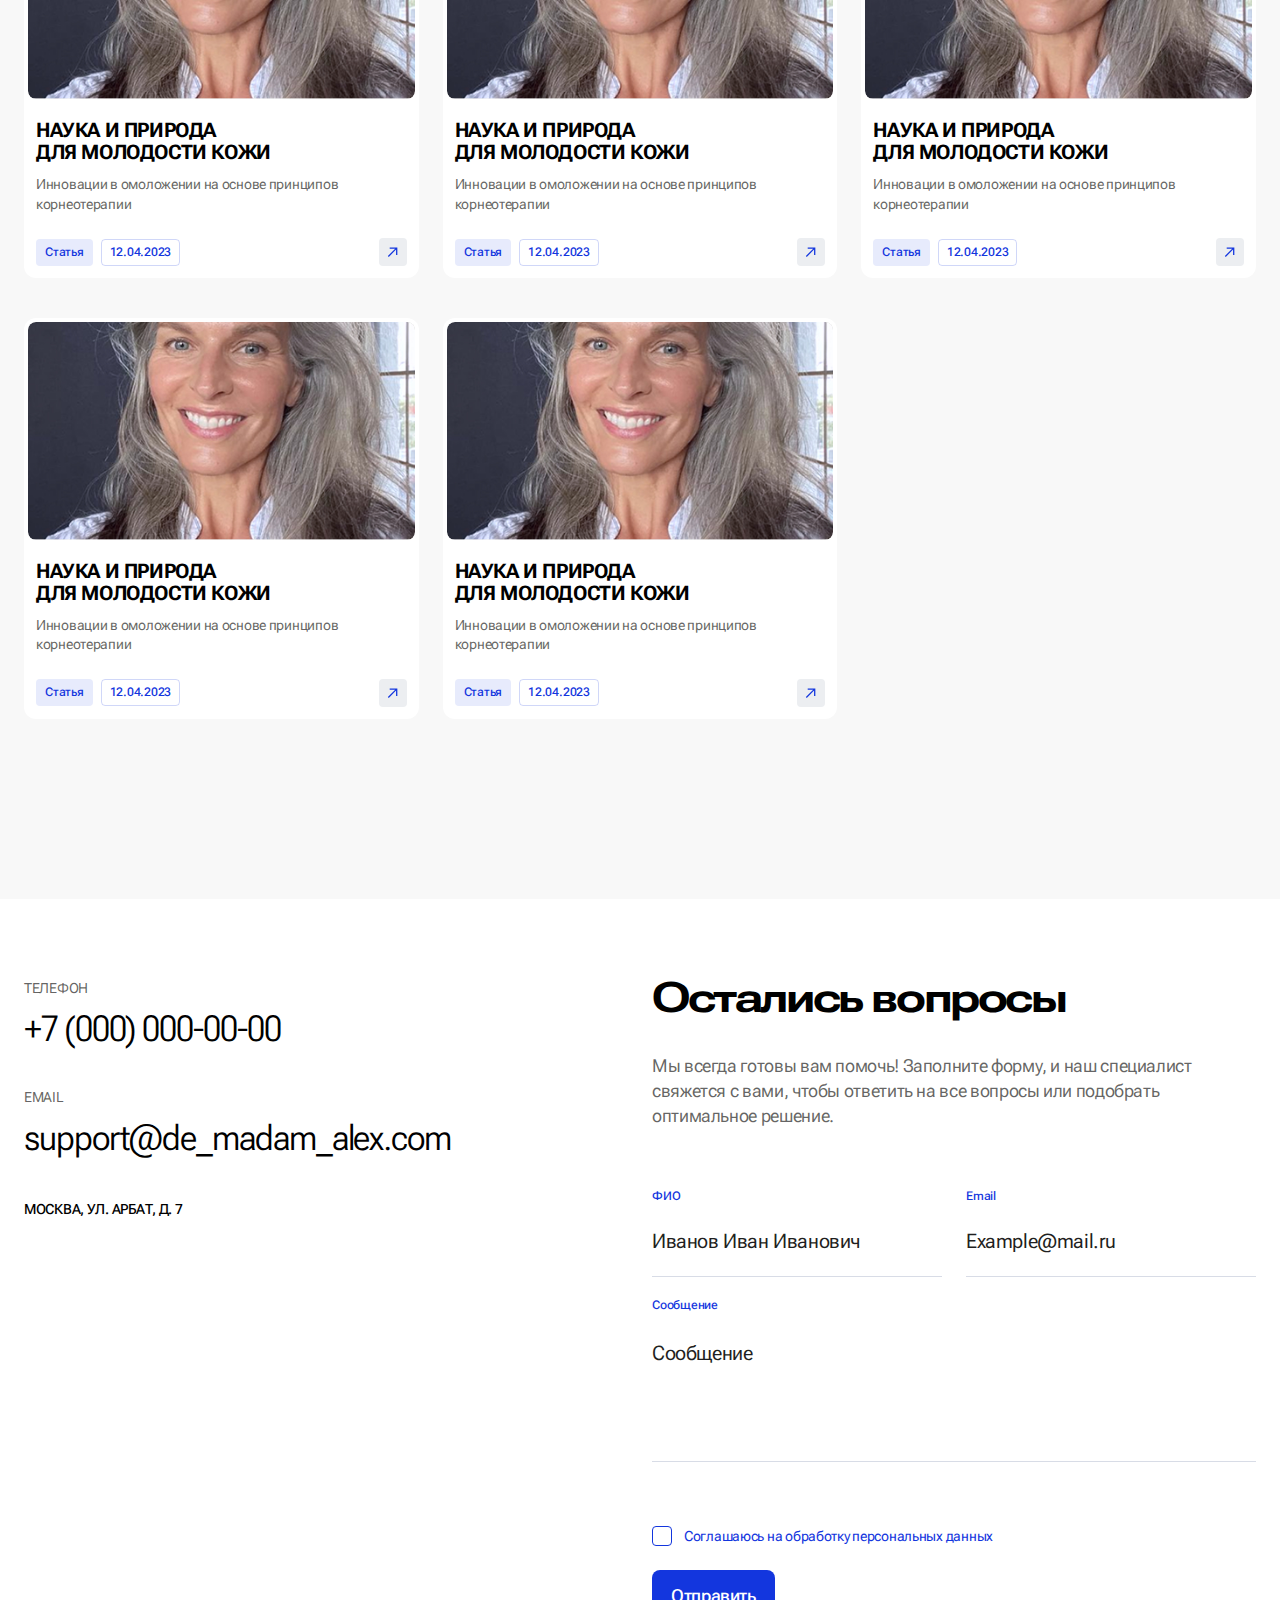
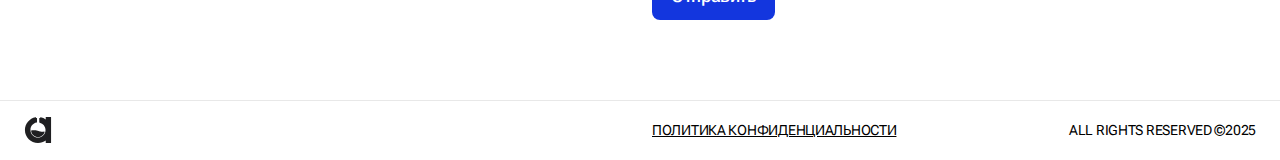
<file: articles.html>
<!DOCTYPE html>
<html lang="ru">
	<head>
		<meta http-equiv="Content-Type" content="text/html; charset=utf-8">

		<!-- Adapting the page for mobile devices -->
		<meta name="viewport" content="width=device-width, initial-scale=1, maximum-scale=1">

		<!-- Prohibition of phone number recognition -->
		<meta name="format-detection" content="telephone=no">
		<meta name="SKYPE_TOOLBAR" content ="SKYPE_TOOLBAR_PARSER_COMPATIBLE">

		<!-- Page title -->
		<title>Заголовок страницы</title>

		<!-- Meta description -->
		<meta name="description" content="">

		<!-- Meta Keywords -->
		<meta name="keywords" content="">

		<!-- Changing the color of the mobile browser panel -->
		<meta name="msapplication-TileColor" content="#1F1F21">
		<meta name="theme-color" content="#1F1F21">

		<!-- Connecting fonts from Google -->
		<link rel="preconnect" href="https://fonts.googleapis.com">
		<link rel="preconnect" href="https://fonts.gstatic.com" crossorigin>
		<link href="https://fonts.googleapis.com/css2?family=Manrope:wght@200..800&family=Roboto+Flex:opsz,wdth,wght@8..144,25..151,100..1000&display=swap" rel="stylesheet">

		<!-- Connecting style files -->
		<link rel="stylesheet" href="css/swiper-bundle.min.css">
		<link rel="stylesheet" href="css/swiper.css">
		<link rel="stylesheet" href="css/fancybox.css">
		<link rel="stylesheet" href="css/intlTelInput.min.css">
		<link rel="stylesheet" href="css/styles.css">

		<link rel="stylesheet" href="css/response_1899.css" media="print, (max-width: 1899px)">
		<link rel="stylesheet" href="css/response_1439.css" media="print, (max-width: 1439px)">
		<link rel="stylesheet" href="css/response_1199.css" media="print, (max-width: 1199px)">
		<link rel="stylesheet" href="css/response_959.css" media="print, (max-width: 959px)">
	</head>

	<body>
		<div class="wrap">
			<div class="main">
				<header>
					<div class="cont row">
						<button class="mob_menu_btn">
							<svg class="icon"><use xlink:href="images/sprite.svg#ic_menu"></use></svg>
							<svg class="icon"><use xlink:href="images/sprite.svg#ic_menu_close"></use></svg>
						</button>

						<a href="/" class="logo">
							<img src="images/logo.svg" alt="">
						</a>

						<nav class="menu row">
							<div class="menu_item">
								<a href="/">Главная</a>
							</div>

							<div class="menu_item">
								<a href="/">Каталог</a>
							</div>

							<div class="menu_item">
								<a class="active">Блог</a>
							</div>

							<div class="menu_item">
								<a href="/">Контакты</a>
							</div>

							<div class="menu_item">
								<a href="/">Документы</a>
							</div>
						</nav>

						<div class="info">
							<div class="cart">
								<button class="btn">
									<span>Корзина</span>

									<svg class="mob_icon"><use xlink:href="images/sprite.svg#ic_cart"></use></svg>

									<span class="count">1</span>
								</button>
							</div>

							<div class="catalog">
								<a href="/" class="link">
									<span>Открыть каталог</span>
									<svg class="icon"><use xlink:href="images/sprite.svg#ic_link_arrow"></use></svg>
								</a>
							</div>
						</div>
					</div>
				</header>


				<section class="mob_menu">
					<div class="links">
						<div><a href="/">Каталог</a></div>

						<div><a href="/">Главная</a></div>

						<div><a href="/">Блог</a></div>

						<div><a href="/">Контакты</a></div>
					</div>

					<div class="copyright">All rights reserved &copy;2025</div>
				</section>


				<section class="page_head small_p">
					<div class="cont">
						<div class="back">
							<a href="/" class="link">
								<div class="icon">
									<svg><use xlink:href="images/sprite.svg#ic_back_arrow"></use></svg>
								</div>

								<span>Назад</span>
							</a>
						</div>

						<div class="breadcrumbs">
							<div class="row">
								<a href="/">Главная</a>

								<span class="current">Каталог</span>
							</div>
						</div>

						<h1 class="page_title">Блог</h1>

						<div class="mob_filter_controls">
							<button class="reset_btn">
								<svg class="icon"><use xlink:href="images/sprite.svg#ic_delete"></use></svg>
							</button>

							<button class="filter_btn">
								<span>Фильтр</span>

								<svg class="icon"><use xlink:href="images/sprite.svg#ic_filter"></use></svg>

								<span class="count">2</span>
							</button>
						</div>
					</div>
				</section>


				<section class="articles_head">
					<div class="cont row">
						<form action="">
							<div class="line">
								<div class="label">Фильтр</div>

								<div class="field">
									<button type="button" class="btn active">
										<span>Свежие</span>
									</button>

									<button type="button" class="btn">
										<span>Популярные</span>
									</button>
								</div>
							</div>

							<div class="line">
								<div class="label">Категории</div>

								<div class="field">
									<button type="button" class="btn active">
										<span>Все</span>
									</button>

									<button type="button" class="btn">
										<span>Статьи</span>
									</button>

									<button type="button" class="btn">
										<span>Новости</span>
									</button>

									<button type="button" class="btn">
										<span>Видео</span>
									</button>
								</div>
							</div>

							<button type="submit" class="submit_btn">
								<span>Показать</span>
							</button>
						</form>

						<div class="count">6 983 статей</div>
					</div>
				</section>


				<section class="articles block">
					<div class="cont">
						<div class="section">
							<div class="title">Самое важное</div>

							<div class="article big">
								<a href="/" class="thumb">
									<img src="images/tmp/article_thumb.jpg" alt="" loading="lazy">
								</a>

								<div class="info">
									<div class="name">
										<a href="/">История создания бренда биотехнолога Миланы  Побединской</a>
									</div>

									<div class="desc">
										<p>Разработчик биотехнолог в области эстетической медицины, разработчик космецевтических средств с применением НАНО и БИО технологий, специализирующийся на очень редком направлении: воспроизведение на молекулярном уровне гидролипидной мантии кожи человека «Вторая кожа».</p>

										<p>Лаборатория Побединской Миланы сконцентрирована на корнеобиологии - это наука о роговом слое как об основном кожном барьере. Исследования в этой области сосредоточены на анатомии, физиологии и биологии рогового слоя.</p>

										<p>Научно-исследовательская деятельность (автор многочисленных научных статей, разработчик уникальной линии косметики) , совмещены с разработкой составов косметики по контракту, аналитикой и мониторингом косметического сырья на международном рынке.</p>
									</div>

									<div class="bottom">
										<div class="type">Статья</div>

										<div class="date">12.04.2023</div>

										<div class="link">
											<a href="/">
												<span>Читать статью</span>
												<svg class="icon"><use xlink:href="images/sprite.svg#ic_link_arrow"></use></svg>
											</a>
										</div>
									</div>
								</div>
							</div>
						</div>

						<div class="section">
							<div class="title">Все записи</div>

							<div class="row">
								<div class="article">
									<a href="/" class="thumb">
										<img src="images/tmp/article_thumb.jpg" alt="" loading="lazy">
									</a>

									<div class="info">
										<div class="name">
											<a href="/">Наука и природа<br> для молодости кожи</a>
										</div>

										<div class="desc">
											<p>Инновации в омоложении на основе принципов корнеотерапии</p>
										</div>

										<div class="bottom">
											<div class="type">Статья</div>

											<div class="date">12.04.2023</div>

											<div class="link">
												<a href="/">
													<svg class="icon"><use xlink:href="images/sprite.svg#ic_link_arrow"></use></svg>
												</a>
											</div>
										</div>
									</div>
								</div>

								<div class="article">
									<a href="/" class="thumb">
										<img src="images/tmp/article_thumb.jpg" alt="" loading="lazy">
									</a>

									<div class="info">
										<div class="name">
											<a href="/">Наука и природа<br> для молодости кожи</a>
										</div>

										<div class="desc">
											<p>Инновации в омоложении на основе принципов корнеотерапии</p>
										</div>

										<div class="bottom">
											<div class="type">Статья</div>

											<div class="date">12.04.2023</div>

											<div class="link">
												<a href="/">
													<svg class="icon"><use xlink:href="images/sprite.svg#ic_link_arrow"></use></svg>
												</a>
											</div>
										</div>
									</div>
								</div>

								<div class="article">
									<a href="/" class="thumb">
										<img src="images/tmp/article_thumb.jpg" alt="" loading="lazy">
									</a>

									<div class="info">
										<div class="name">
											<a href="/">Наука и природа<br> для молодости кожи</a>
										</div>

										<div class="desc">
											<p>Инновации в омоложении на основе принципов корнеотерапии</p>
										</div>

										<div class="bottom">
											<div class="type">Статья</div>

											<div class="date">12.04.2023</div>

											<div class="link">
												<a href="/">
													<svg class="icon"><use xlink:href="images/sprite.svg#ic_link_arrow"></use></svg>
												</a>
											</div>
										</div>
									</div>
								</div>

								<div class="article">
									<a href="/" class="thumb">
										<img src="images/tmp/article_thumb.jpg" alt="" loading="lazy">
									</a>

									<div class="info">
										<div class="name">
											<a href="/">Наука и природа<br> для молодости кожи</a>
										</div>

										<div class="desc">
											<p>Инновации в омоложении на основе принципов корнеотерапии</p>
										</div>

										<div class="bottom">
											<div class="type">Статья</div>

											<div class="date">12.04.2023</div>

											<div class="link">
												<a href="/">
													<svg class="icon"><use xlink:href="images/sprite.svg#ic_link_arrow"></use></svg>
												</a>
											</div>
										</div>
									</div>
								</div>

								<div class="article">
									<a href="/" class="thumb">
										<img src="images/tmp/article_thumb.jpg" alt="" loading="lazy">
									</a>

									<div class="info">
										<div class="name">
											<a href="/">Наука и природа<br> для молодости кожи</a>
										</div>

										<div class="desc">
											<p>Инновации в омоложении на основе принципов корнеотерапии</p>
										</div>

										<div class="bottom">
											<div class="type">Статья</div>

											<div class="date">12.04.2023</div>

											<div class="link">
												<a href="/">
													<svg class="icon"><use xlink:href="images/sprite.svg#ic_link_arrow"></use></svg>
												</a>
											</div>
										</div>
									</div>
								</div>

								<div class="article">
									<a href="/" class="thumb">
										<img src="images/tmp/article_thumb.jpg" alt="" loading="lazy">
									</a>

									<div class="info">
										<div class="name">
											<a href="/">Наука и природа<br> для молодости кожи</a>
										</div>

										<div class="desc">
											<p>Инновации в омоложении на основе принципов корнеотерапии</p>
										</div>

										<div class="bottom">
											<div class="type">Статья</div>

											<div class="date">12.04.2023</div>

											<div class="link">
												<a href="/">
													<svg class="icon"><use xlink:href="images/sprite.svg#ic_link_arrow"></use></svg>
												</a>
											</div>
										</div>
									</div>
								</div>

								<div class="article">
									<a href="/" class="thumb">
										<img src="images/tmp/article_thumb.jpg" alt="" loading="lazy">
									</a>

									<div class="info">
										<div class="name">
											<a href="/">Наука и природа<br> для молодости кожи</a>
										</div>

										<div class="desc">
											<p>Инновации в омоложении на основе принципов корнеотерапии</p>
										</div>

										<div class="bottom">
											<div class="type">Статья</div>

											<div class="date">12.04.2023</div>

											<div class="link">
												<a href="/">
													<svg class="icon"><use xlink:href="images/sprite.svg#ic_link_arrow"></use></svg>
												</a>
											</div>
										</div>
									</div>
								</div>

								<div class="article">
									<a href="/" class="thumb">
										<img src="images/tmp/article_thumb.jpg" alt="" loading="lazy">
									</a>

									<div class="info">
										<div class="name">
											<a href="/">Наука и природа<br> для молодости кожи</a>
										</div>

										<div class="desc">
											<p>Инновации в омоложении на основе принципов корнеотерапии</p>
										</div>

										<div class="bottom">
											<div class="type">Статья</div>

											<div class="date">12.04.2023</div>

											<div class="link">
												<a href="/">
													<svg class="icon"><use xlink:href="images/sprite.svg#ic_link_arrow"></use></svg>
												</a>
											</div>
										</div>
									</div>
								</div>
							</div>
						</div>
					</div>
				</section>


				<section class="contacts_block">
					<div class="cont row">
						<div class="contacts">
							<div class="item">
								<div class="label">Телефон</div>

								<div class="val">
									<div><a href="tel:+7 (000) 000-00-00">+7 (000) 000-00-00</a></div>
								</div>
							</div>

							<div class="item">
								<div class="label">email</div>

								<div class="val">
									<div><a href="mailto:support@de_madam_alex.com">support@de_madam_alex.com</a></div>
								</div>
							</div>

							<div class="address">Москва, ул. Арбат, д. 7</div>
						</div>

						<div class="feedback">
							<div class="title">Остались вопросы</div>

							<div class="desc">Мы всегда готовы вам помочь! Заполните форму, и наш специалист свяжется с вами, чтобы ответить на все вопросы или подобрать оптимальное решение.</div>

							<form action="" class="form">
								<div class="columns">
									<div class="line">
										<div class="label">ФИО</div>

										<div class="field">
											<input type="text" name="" value="" class="input" placeholder="Иванов Иван Иванович">
										</div>
									</div>

									<div class="line">
										<div class="label">Email</div>

										<div class="field">
											<input type="email" name="" value="" class="input" placeholder="Example@mail.ru">
										</div>
									</div>
								</div>

								<div class="line">
									<div class="label">Сообщение</div>

									<div class="field">
										<textarea name="" placeholder="Сообщение"></textarea>
									</div>
								</div>

								<div class="line agree">
									<div class="field">
										<label class="checkbox">
											<input type="checkbox" name="agree">

											<div class="check">
												<svg><use xlink:href="images/sprite.svg#ic_check"></use></svg>
											</div>

											<div><a href="/" target="_blank">Соглашаюсь на обработку персональных данных</a></div>
										</label>
									</div>
								</div>

								<div class="submit">
									<button type="submit" class="submit_btn">
										<span>Отправить</span>
									</button>
								</div>
							</form>
						</div>
					</div>
				</section>
			</div>


			<footer>
				<div class="cont row">
					<div class="logo">
						<img src="images/logo.svg" alt="">
					</div>

					<div class="privacy_policy_link">
						<a href="/">Политика конфиденциальности</a>
					</div>

					<div class="copyright">All rights reserved &copy;2025</div>
				</div>
			</footer>


			<div class="overlay"></div>
		</div>


		<section class="cart_info">
			<div class="data">
				<button class="close_btn">Закрыть</button>

				<div class="title">Корзина <span>1</span></div>

				<div class="scroll">
					<div class="list">
						<div class="product">
							<button class="delete_btn">
								<svg class="icon"><use xlink:href="images/sprite.svg#ic_delete"></use></svg>
							</button>

							<a href="/" class="thumb">
								<picture class="image">
									<img src="images/tmp/product_img.png" alt="" loading="lazy">
								</picture>
							</a>

							<div class="info">
								<div class="name">
									<a href="/">Сыворотка пептидная для зоны вокруг глаз с эффектом лифтинга   </a>
								</div>

								<div class="value">50 мл</div>

								<div class="amount">
									<button type="button" class="btn minus"></button>

									<input type="text" value="1" class="input" data-minimum="1" data-maximum="99" data-step="1" data-unit="" maxlength="2">

									<button type="button" class="btn plus"></button>
								</div>
							</div>

							<div class="price">24.000 ₽</div>
						</div>

						<div class="product">
							<button class="delete_btn">
								<svg class="icon"><use xlink:href="images/sprite.svg#ic_delete"></use></svg>
							</button>

							<a href="/" class="thumb">
								<picture class="image">
									<img src="images/tmp/product_img.png" alt="" loading="lazy">
								</picture>
							</a>

							<div class="info">
								<div class="name">
									<a href="/">Сыворотка пептидная для зоны вокруг глаз с эффектом лифтинга   </a>
								</div>

								<div class="value">50 мл</div>

								<div class="amount">
									<button type="button" class="btn minus"></button>

									<input type="text" value="1" class="input" data-minimum="1" data-maximum="99" data-step="1" data-unit="" maxlength="2">

									<button type="button" class="btn plus"></button>
								</div>
							</div>

							<div class="price">24.000 ₽</div>
						</div>

						<div class="product">
							<button class="delete_btn">
								<svg class="icon"><use xlink:href="images/sprite.svg#ic_delete"></use></svg>
							</button>

							<a href="/" class="thumb">
								<picture class="image">
									<img src="images/tmp/product_img.png" alt="" loading="lazy">
								</picture>
							</a>

							<div class="info">
								<div class="name">
									<a href="/">Сыворотка пептидная для зоны вокруг глаз с эффектом лифтинга   </a>
								</div>

								<div class="value">50 мл</div>

								<div class="amount">
									<button type="button" class="btn minus"></button>

									<input type="text" value="1" class="input" data-minimum="1" data-maximum="99" data-step="1" data-unit="" maxlength="2">

									<button type="button" class="btn plus"></button>
								</div>
							</div>

							<div class="price">24.000 ₽</div>
						</div>

						<div class="product">
							<button class="delete_btn">
								<svg class="icon"><use xlink:href="images/sprite.svg#ic_delete"></use></svg>
							</button>

							<a href="/" class="thumb">
								<picture class="image">
									<img src="images/tmp/product_img.png" alt="" loading="lazy">
								</picture>
							</a>

							<div class="info">
								<div class="name">
									<a href="/">Сыворотка пептидная для зоны вокруг глаз с эффектом лифтинга   </a>
								</div>

								<div class="value">50 мл</div>

								<div class="amount">
									<button type="button" class="btn minus"></button>

									<input type="text" value="1" class="input" data-minimum="1" data-maximum="99" data-step="1" data-unit="" maxlength="2">

									<button type="button" class="btn plus"></button>
								</div>
							</div>

							<div class="price">24.000 ₽</div>
						</div>

						<div class="product">
							<button class="delete_btn">
								<svg class="icon"><use xlink:href="images/sprite.svg#ic_delete"></use></svg>
							</button>

							<a href="/" class="thumb">
								<picture class="image">
									<img src="images/tmp/product_img.png" alt="" loading="lazy">
								</picture>
							</a>

							<div class="info">
								<div class="name">
									<a href="/">Сыворотка пептидная для зоны вокруг глаз с эффектом лифтинга   </a>
								</div>

								<div class="value">50 мл</div>

								<div class="amount">
									<button type="button" class="btn minus"></button>

									<input type="text" value="1" class="input" data-minimum="1" data-maximum="99" data-step="1" data-unit="" maxlength="2">

									<button type="button" class="btn plus"></button>
								</div>
							</div>

							<div class="price">24.000 ₽</div>
						</div>
					</div>
				</div>

				<div class="totals">
					<div>
						<div class="label">Cумма заказа</div>
						<div class="price">24.000 ₽</div>
					</div>

					<div>
						<div class="label">Стоимость доставки</div>
						<div class="price">1000 ₽</div>
					</div>

					<div class="total_price">
						<div class="label">Итого</div>
						<div class="val">24.000 ₽</div>
					</div>
				</div>

				<button class="checkout_btn">
					<span>Оформить заказ</span>
				</button>
			</div>
		</section>


		<section class="checkout_info">
			<div class="data">
				<button class="close_btn">Закрыть</button>

				<div class="mob_title">Оформление</div>

				<form action="" class="form">
					<div class="section">
						<div class="title">Адрес доставки <span class="exp">* Обязательно для заполнения</span></div>

						<div class="columns">
							<div class="line">
								<div class="label">Город*</div>

								<div class="field">
									<select name="" data-placeholder="Иванов">
										<option value="1">Вариант 1</option>
										<option value="2">Вариант 2</option>
										<option value="3">Вариант 3</option>
										<option value="1">Вариант 1</option>
										<option value="2">Вариант 2</option>
										<option value="3">Вариант 3</option>
										<option value="1">Вариант 1</option>
										<option value="2">Вариант 2</option>
										<option value="3">Вариант 3</option>
										<option value="1">Вариант 1</option>
										<option value="2">Вариант 2</option>
										<option value="3">Вариант 3</option>
									</select>
								</div>
							</div>

							<div class="line">
								<div class="label">Улица*</div>

								<div class="field">
									<select name="" data-placeholder="Иванов">
										<option value="1">Вариант 1</option>
										<option value="2">Вариант 2</option>
										<option value="3">Вариант 3</option>
									</select>
								</div>
							</div>

							<div class="line width1of4">
								<div class="label">Квартира или офис*</div>

								<div class="field">
									<input type="text" name="" value="" class="input" placeholder="Иванов">
								</div>
							</div>

							<div class="line width1of4">
								<div class="label">Домофон</div>

								<div class="field">
									<input type="text" name="" value="" class="input" placeholder="Иванов">
								</div>
							</div>

							<div class="line width1of4">
								<div class="label">Подъезд</div>

								<div class="field">
									<input type="text" name="" value="" class="input" placeholder="Иванов">
								</div>
							</div>

							<div class="line width1of4">
								<div class="label">Этаж</div>

								<div class="field">
									<input type="text" name="" value="" class="input" placeholder="Иванов">
								</div>
							</div>
						</div>
					</div>

					<div class="section">
						<div class="title">Кто заберет заказ <span class="exp">* Обязательно для заполнения</span></div>

						<div class="columns">
							<div class="line width1of3">
								<div class="label">Фамилия*</div>

								<div class="field">
									<input type="text" name="" value="" class="input" placeholder="Иванов">
								</div>
							</div>

							<div class="line width1of3">
								<div class="label">Имя*</div>

								<div class="field">
									<input type="text" name="" value="" class="input" placeholder="Иванов">
								</div>
							</div>

							<div class="line width1of3">
								<div class="label">Отчество*</div>

								<div class="field">
									<input type="text" name="" value="" class="input" placeholder="Иванов">
								</div>
							</div>

							<div class="line">
								<div class="label">Мобильный телефон**</div>

								<div class="field">
									<input type="tel" name="" value="" class="input">
								</div>
							</div>

							<div class="line">
								<div class="label">Email*</div>

								<div class="field">
									<input type="email" name="" value="" class="input" placeholder="Иванов">
								</div>
							</div>
						</div>
					</div>

					<div class="submit">
						<button type="submit" class="submit_btn">
							<span>Оформить заказ</span>
						</button>
					</div>
				</form>
			</div>
		</section>


		<section class="modal" id="checkout_success_modal">
			<div class="modal_title">Желаем вашей коже вечного сияния</div>

			<div class="modal_desc">
				<div>Мы уже получили вашу заявку <span>№123456</span> и скоро свяжемся с вами для подтверждения.</div>

				<div>Наш менеджер позвонит вам в ближайшее время, чтобы уточнить детали и завершить оформление. <b>Пожалуйста, держите телефон под рукой.</b></div>
			</div>

			<div class="contacts">
				<div class="item">
					<div class="label">email</div>

					<div class="val">
						<div><a href="mailto:support@de_madam_alex.com">support@de_madam_alex.com</a></div>
					</div>
				</div>

				<div class="sep"></div>

				<div class="item">
					<div class="label">Телефон</div>

					<div class="val">
						<div><a href="tel:+7 (000) 000-00-00">+7 (000) 000-00-00</a></div>
					</div>
				</div>
			</div>
		</section>


		<section class="product_added_modal">
			<button class="close_btn">
				<svg class="icon"><use xlink:href="images/sprite.svg#ic_menu_close"></use></svg>
			</button>

			<div class="product">
				<picture class="thumb">
					<img src="images/tmp/product_thumb.png" alt="" loading="lazy">
				</picture>

				<div class="info">
					<div class="message">
						<svg class="icon"><use xlink:href="images/sprite.svg#ic_cart"></use></svg>
						<span>Товар добавлен в корзину</span>
					</div>

					<div class="name">Сыворотка пептидная для зоны вокруг глаз с эффектом лифтинга</div>

					<div class="value">50 мл</div>
				</div>
			</div>

			<div class="progress"></div>
		</section>


		<!-- Connecting javascript files -->
		<script src="js/jquery-3.6.3.min.js"></script>
		<script src="js/functions.js"></script>
		<script src="js/swiper-bundle.min.js"></script>
		<script src="js/fancybox.js"></script>
		<script src="js/nice-select2.js"></script>
		<script src="js/intlTelInputWithUtils.min.js"></script>
		<script src="js/scripts.js"></script>
	</body>
</html>
</file>
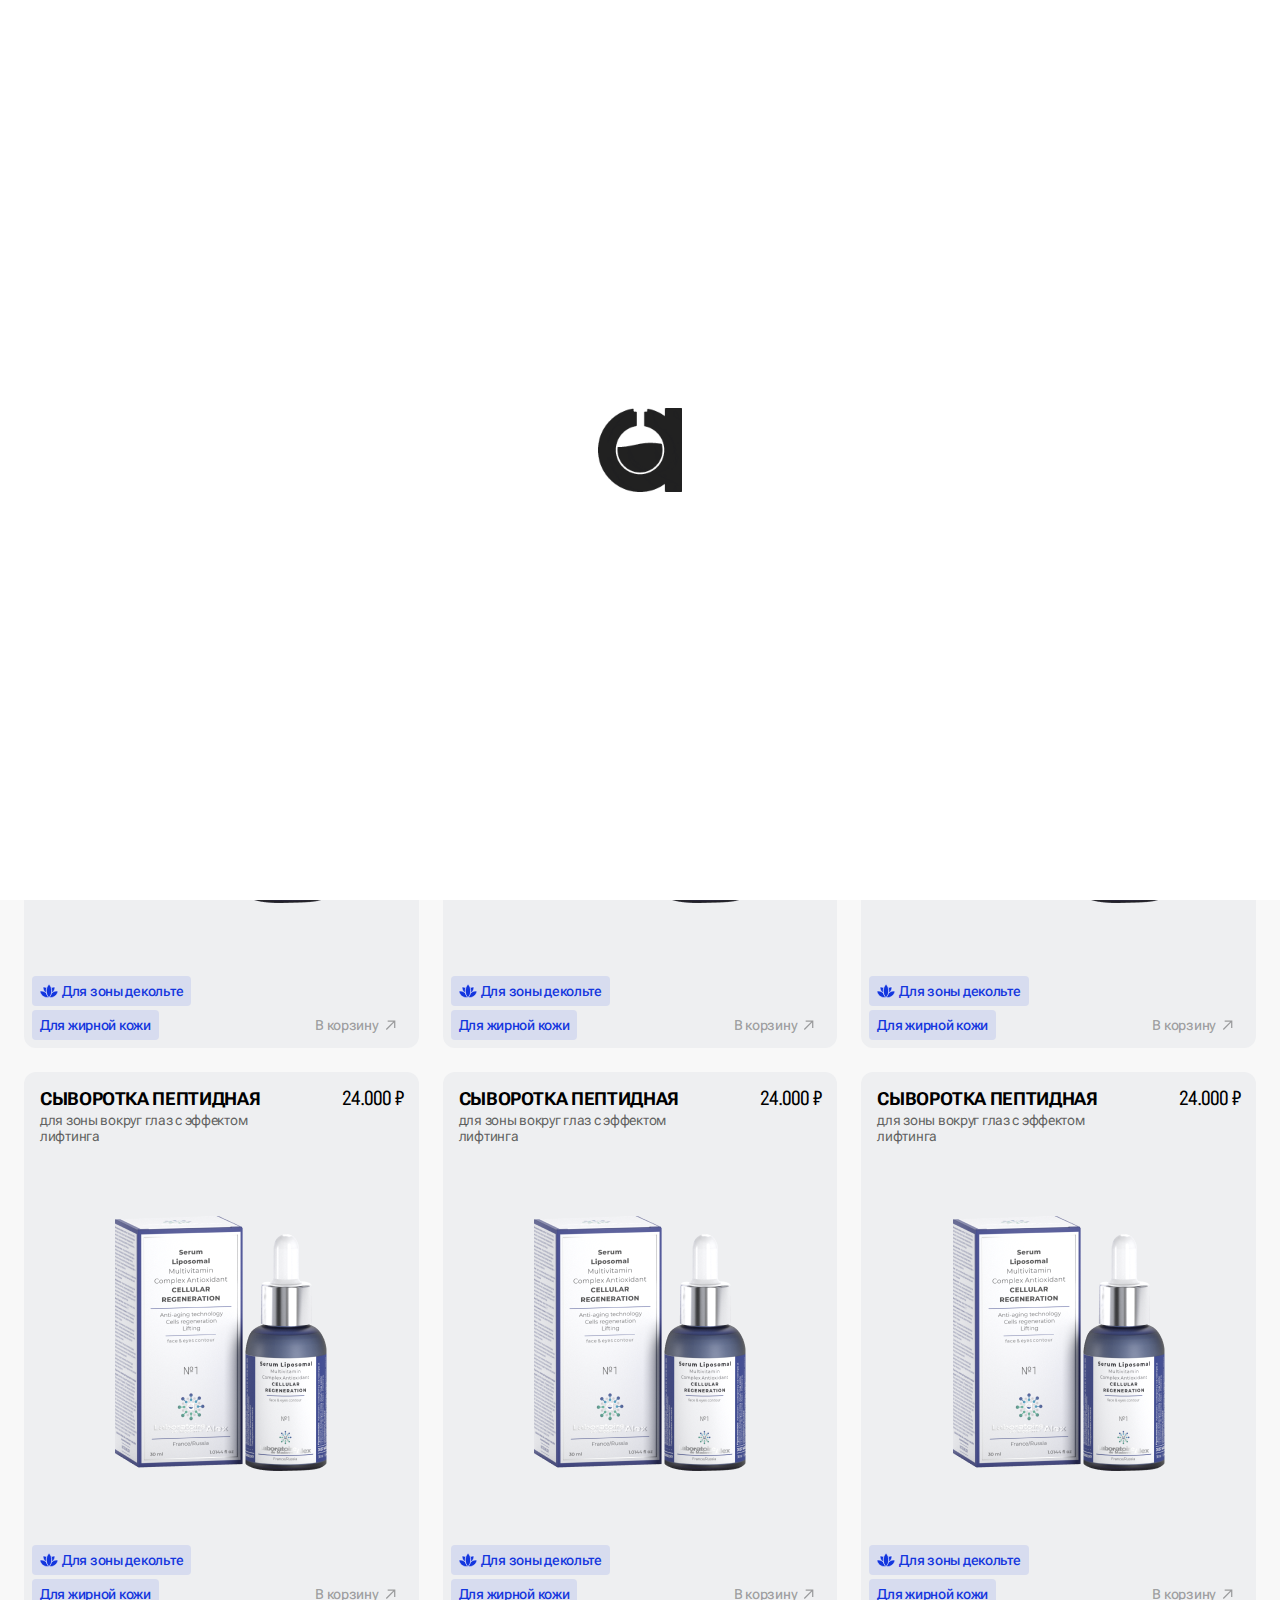
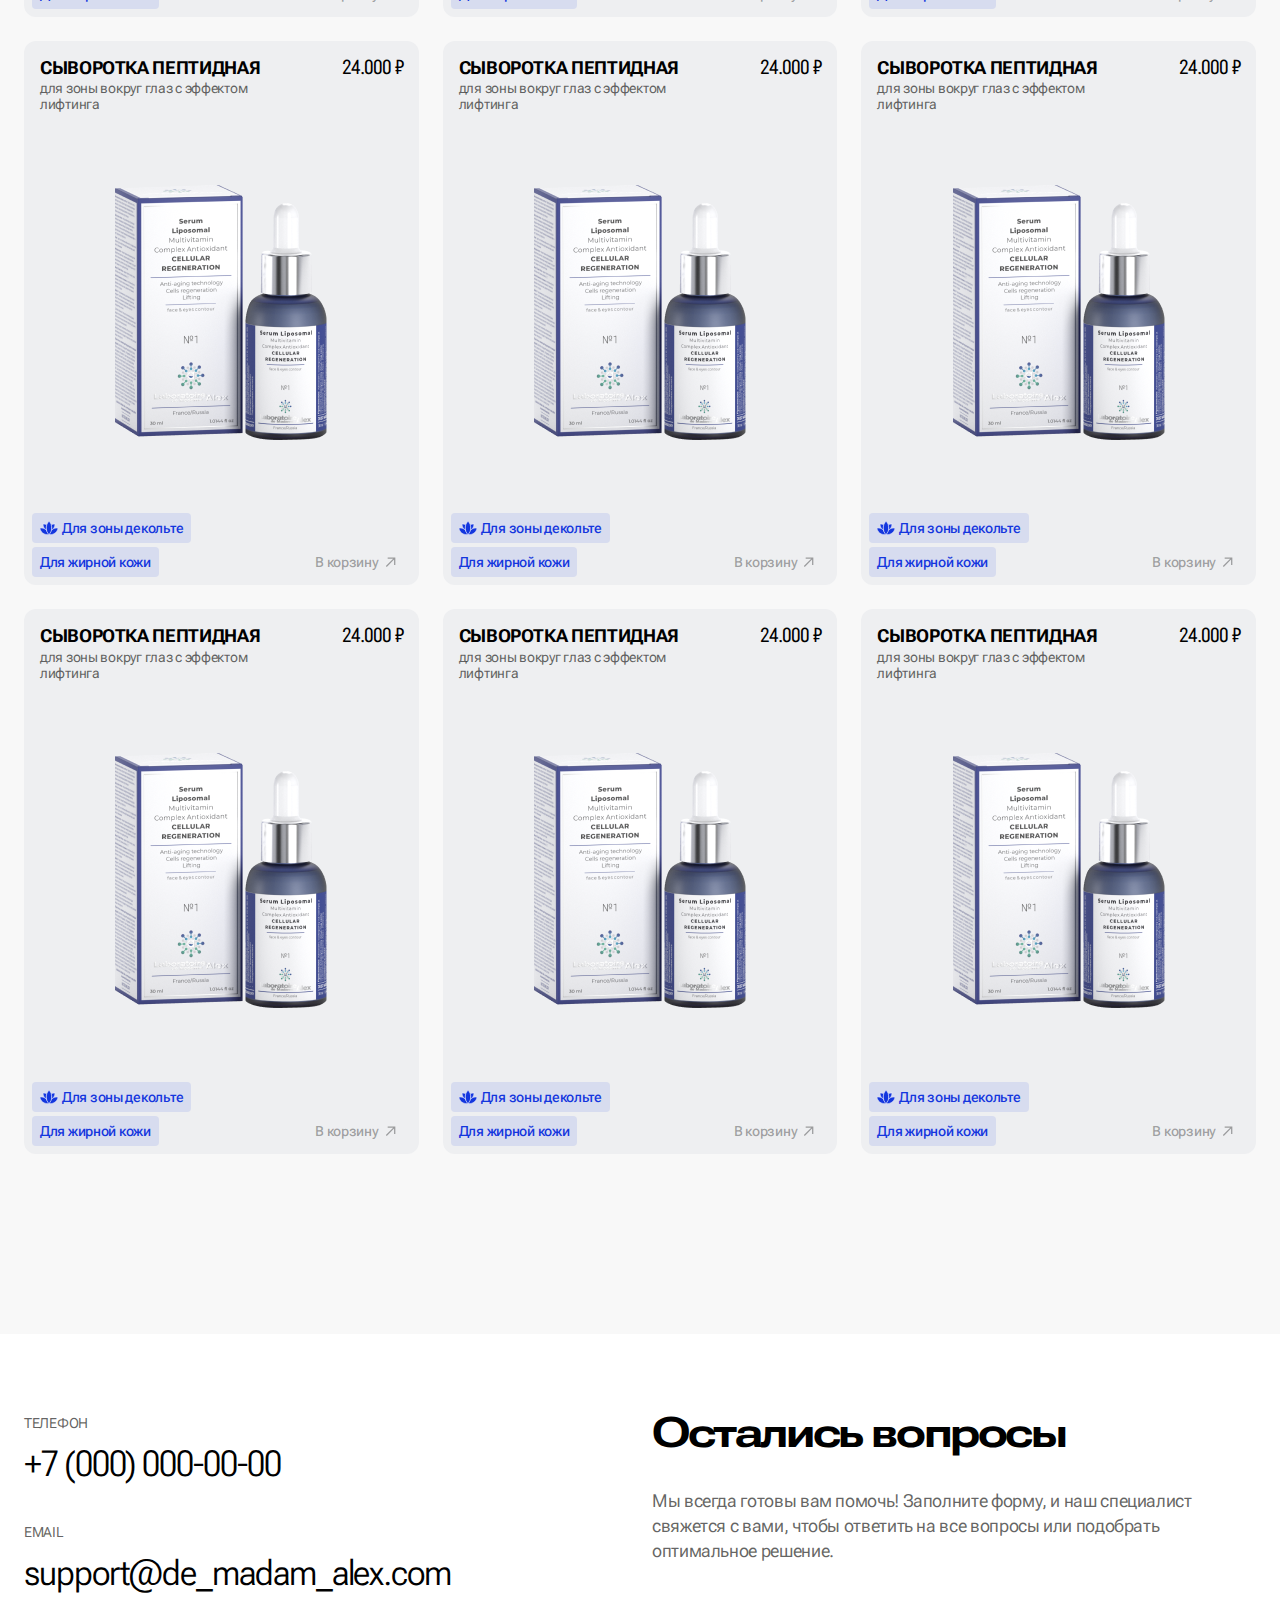
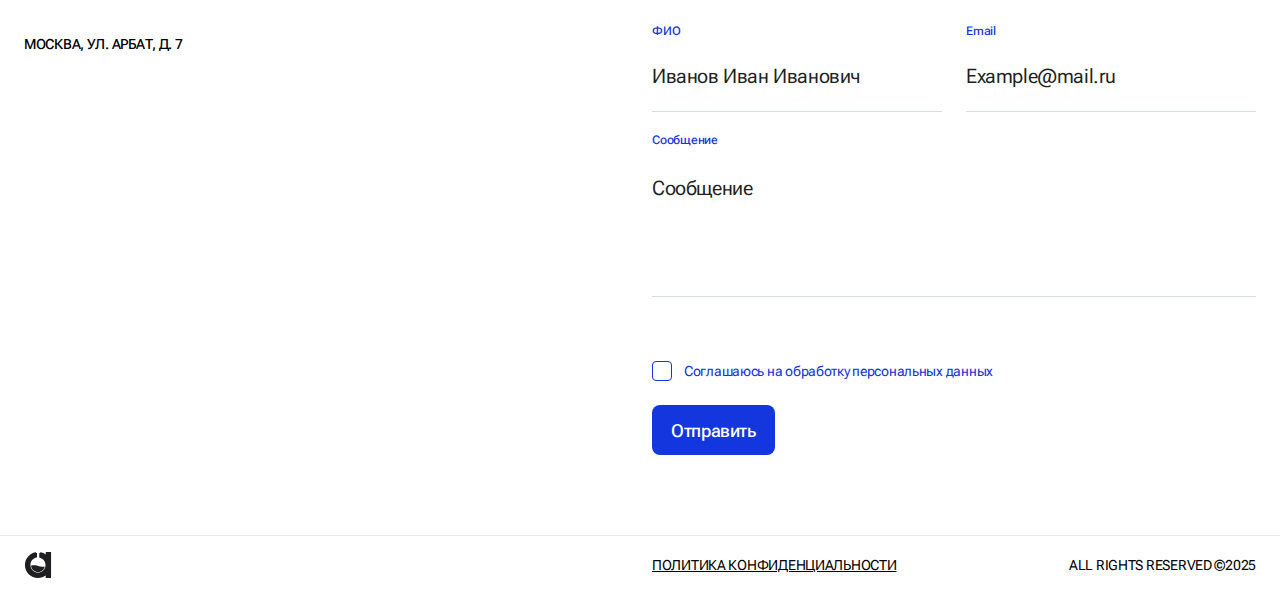
<file: catalog.html>
<!DOCTYPE html>
<html lang="ru">
	<head>
		<meta http-equiv="Content-Type" content="text/html; charset=utf-8">

		<!-- Adapting the page for mobile devices -->
		<meta name="viewport" content="width=device-width, initial-scale=1, maximum-scale=1">

		<!-- Prohibition of phone number recognition -->
		<meta name="format-detection" content="telephone=no">
		<meta name="SKYPE_TOOLBAR" content ="SKYPE_TOOLBAR_PARSER_COMPATIBLE">

		<!-- Page title -->
		<title>Заголовок страницы</title>

		<!-- Meta description -->
		<meta name="description" content="">

		<!-- Meta Keywords -->
		<meta name="keywords" content="">

		<!-- Changing the color of the mobile browser panel -->
		<meta name="msapplication-TileColor" content="#1F1F21">
		<meta name="theme-color" content="#1F1F21">

		<!-- Connecting fonts from Google -->
		<link rel="preconnect" href="https://fonts.googleapis.com">
		<link rel="preconnect" href="https://fonts.gstatic.com" crossorigin>
		<link href="https://fonts.googleapis.com/css2?family=Manrope:wght@200..800&family=Roboto+Flex:opsz,wdth,wght@8..144,25..151,100..1000&display=swap" rel="stylesheet">

		<!-- Connecting style files -->
		<link rel="stylesheet" href="css/swiper-bundle.min.css">
		<link rel="stylesheet" href="css/swiper.css">
		<link rel="stylesheet" href="css/fancybox.css">
		<link rel="stylesheet" href="css/intlTelInput.min.css">
		<link rel="stylesheet" href="css/styles.css">

		<link rel="stylesheet" href="css/response_1899.css" media="print, (max-width: 1899px)">
		<link rel="stylesheet" href="css/response_1439.css" media="print, (max-width: 1439px)">
		<link rel="stylesheet" href="css/response_1199.css" media="print, (max-width: 1199px)">
		<link rel="stylesheet" href="css/response_959.css" media="print, (max-width: 959px)">
	</head>

	<body class="lock">
		<div class="preloader">
			<img src="images/preloader.gif" alt="">
		</div>

		<div class="wrap">
			<div class="main">
				<header>
					<div class="cont row">
						<button class="mob_menu_btn">
							<span></span>
						</button>

						<a href="/" class="logo">
							<img src="images/logo.svg" alt="">
						</a>

						<nav class="menu row">
							<div class="menu_item">
								<a href="/">Главная</a>
							</div>

							<div class="menu_item">
								<a href="/">Каталог</a>
							</div>

							<div class="menu_item">
								<a href="/">Блог</a>
							</div>

							<div class="menu_item">
								<a href="/">Контакты</a>
							</div>

							<div class="menu_item">
								<a class="active">Документы</a>
							</div>
						</nav>

						<div class="info">
							<div class="cart">
								<button class="btn">
									<span>Корзина</span>

									<svg class="mob_icon"><use xlink:href="images/sprite.svg#ic_cart"></use></svg>

									<span class="count">1</span>
								</button>
							</div>

							<div class="catalog">
								<a href="/" class="link">
									<span>Открыть каталог</span>
									<svg class="icon"><use xlink:href="images/sprite.svg#ic_link_arrow"></use></svg>
								</a>
							</div>
						</div>
					</div>
				</header>


				<section class="mob_menu">
					<div class="links">
						<div><a href="/">Каталог</a></div>

						<div><a href="/">Главная</a></div>

						<div><a href="/">Блог</a></div>

						<div><a href="/">Контакты</a></div>
					</div>

					<div class="copyright">All rights reserved &copy;2025</div>
				</section>


				<section class="page_head small_p">
					<div class="cont">
						<div class="back">
							<a href="/" class="link">
								<div class="icon">
									<svg><use xlink:href="images/sprite.svg#ic_back_arrow"></use></svg>
								</div>

								<span>Назад</span>
							</a>
						</div>

						<div class="breadcrumbs">
							<div class="row">
								<a href="/">Главная</a>

								<span class="current">Каталог</span>
							</div>
						</div>

						<h1 class="page_title">Каталог</h1>

						<div class="mob_filter_controls">
							<button class="reset_btn">
								<svg class="icon"><use xlink:href="images/sprite.svg#ic_delete"></use></svg>
							</button>

							<button class="filter_btn">
								<span>Фильтр</span>

								<svg class="icon"><use xlink:href="images/sprite.svg#ic_filter"></use></svg>

								<span class="count">2</span>
							</button>
						</div>
					</div>
				</section>


				<section class="products_head">
					<div class="cont">
						<form action="">
							<div class="line">
								<div class="label">Область применения</div>

								<div class="field modal_cont">
									<button class="btn mini_modal_btn" data-modal-id="#catalog_filter_modal1">Все области</button>

									<div class="mini_modal" id="catalog_filter_modal1">
										<div><button class="btn">
											<svg class="icon"><use xlink:href="images/sprite.svg#ic_globe"></use></svg>

											<span>Все категории</span>

											<div class="success">
												<svg><use xlink:href="images/sprite.svg#ic_check"></use></svg>
											</div>

											<div class="check">
												<svg><use xlink:href="images/sprite.svg#ic_check"></use></svg>
											</div>
										</button></div>

										<div><button class="btn">
											<svg class="icon"><use xlink:href="images/sprite.svg#ic_globe"></use></svg>

											<span>Все категории</span>

											<div class="success">
												<svg><use xlink:href="images/sprite.svg#ic_check"></use></svg>
											</div>

											<div class="check">
												<svg><use xlink:href="images/sprite.svg#ic_check"></use></svg>
											</div>
										</button></div>

										<div><button class="btn">
											<svg class="icon"><use xlink:href="images/sprite.svg#ic_globe"></use></svg>

											<span>Все категории</span>

											<div class="success">
												<svg><use xlink:href="images/sprite.svg#ic_check"></use></svg>
											</div>

											<div class="check">
												<svg><use xlink:href="images/sprite.svg#ic_check"></use></svg>
											</div>
										</button></div>

										<div><button class="btn">
											<svg class="icon"><use xlink:href="images/sprite.svg#ic_globe"></use></svg>

											<span>Все категории</span>

											<div class="success">
												<svg><use xlink:href="images/sprite.svg#ic_check"></use></svg>
											</div>

											<div class="check">
												<svg><use xlink:href="images/sprite.svg#ic_check"></use></svg>
											</div>
										</button></div>
									</div>
								</div>
							</div>

							<div class="line">
								<div class="label">Область применения</div>

								<div class="field modal_cont">
									<button class="btn mini_modal_btn" data-modal-id="#catalog_filter_modal2">Все типы</button>

									<div class="mini_modal" id="catalog_filter_modal2">
										<div><button class="btn">
											<svg class="icon"><use xlink:href="images/sprite.svg#ic_globe"></use></svg>

											<span>Все категории</span>

											<div class="success">
												<svg><use xlink:href="images/sprite.svg#ic_check"></use></svg>
											</div>

											<div class="check">
												<svg><use xlink:href="images/sprite.svg#ic_check"></use></svg>
											</div>
										</button></div>

										<div><button class="btn">
											<svg class="icon"><use xlink:href="images/sprite.svg#ic_globe"></use></svg>

											<span>Все категории</span>

											<div class="success">
												<svg><use xlink:href="images/sprite.svg#ic_check"></use></svg>
											</div>

											<div class="check">
												<svg><use xlink:href="images/sprite.svg#ic_check"></use></svg>
											</div>
										</button></div>

										<div><button class="btn">
											<svg class="icon"><use xlink:href="images/sprite.svg#ic_globe"></use></svg>

											<span>Все категории</span>

											<div class="success">
												<svg><use xlink:href="images/sprite.svg#ic_check"></use></svg>
											</div>

											<div class="check">
												<svg><use xlink:href="images/sprite.svg#ic_check"></use></svg>
											</div>
										</button></div>

										<div><button class="btn">
											<svg class="icon"><use xlink:href="images/sprite.svg#ic_globe"></use></svg>

											<span>Все категории</span>

											<div class="success">
												<svg><use xlink:href="images/sprite.svg#ic_check"></use></svg>
											</div>

											<div class="check">
												<svg><use xlink:href="images/sprite.svg#ic_check"></use></svg>
											</div>
										</button></div>
									</div>
								</div>
							</div>

							<div class="count">6 983 продукта</div>

							<button type="reset" class="reset_btn">Сбросить</button>

							<button type="submit" class="submit_btn">
								<span>Показать</span>
							</button>
						</form>
					</div>
				</section>


				<section class="products block">
					<div class="cont">
						<div class="row">
							<div class="product">
								<div class="head">
									<div class="info">
										<div class="name">
											<a href="/">Сыворотка пептидная</a>
										</div>

										<div class="desc">для зоны вокруг глаз с эффектом лифтинга</div>
									</div>

									<div class="price">24.000 ₽</div>
								</div>

								<div class="thumbs">
									<div class="swiper">
										<div class="swiper-wrapper">
											<div class="swiper-slide">
												<a href="/" class="thumb">
													<picture class="image">
														<img src="images/tmp/product_thumb.png" alt="" loading="lazy">
													</picture>
												</a>
											</div>

											<div class="swiper-slide">
												<a href="/" class="thumb">
													<picture class="image">
														<img src="images/tmp/product_thumb.png" alt="" loading="lazy">
													</picture>
												</a>
											</div>

											<div class="swiper-slide">
												<a href="/" class="thumb">
													<picture class="image">
														<img src="images/tmp/product_thumb.png" alt="" loading="lazy">
													</picture>
												</a>
											</div>
										</div>
									</div>
								</div>

								<div class="bottom">
									<div class="tags">
										<div>
											<svg class="icon"><use xlink:href="images/sprite.svg#ic_product_tag1"></use></svg>
											<span>Для зоны декольте</span>
										</div>

										<div>
											<span>Для жирной кожи</span>
										</div>

										<div class="mob_count">+2</div>
									</div>

									<button class="buy_btn">
										<span>В корзину</span>
										<svg class="icon"><use xlink:href="images/sprite.svg#ic_link_arrow"></use></svg>
									</button>
								</div>

								<div class="btns">
									<a href="/" class="btn detalis_link">
										<span>Подробнее</span>
									</a>

									<button class="btn buy_btn">
										<span>В корзину</span>
										<svg class="icon"><use xlink:href="images/sprite.svg#ic_link_arrow"></use></svg>
									</button>
								</div>
							</div>

							<div class="product">
								<div class="head">
									<div class="info">
										<div class="name">
											<a href="/">Сыворотка пептидная</a>
										</div>

										<div class="desc">для зоны вокруг глаз с эффектом лифтинга</div>
									</div>

									<div class="price">24.000 ₽</div>
								</div>

								<a href="/" class="thumb">
									<picture class="image">
										<img src="images/tmp/product_thumb.png" alt="" loading="lazy">
									</picture>
								</a>

								<div class="bottom">
									<div class="tags">
										<div>
											<svg class="icon"><use xlink:href="images/sprite.svg#ic_product_tag1"></use></svg>
											<span>Для зоны декольте</span>
										</div>

										<div>
											<span>Для жирной кожи</span>
										</div>

										<div class="mob_count">+2</div>
									</div>

									<button class="buy_btn">
										<span>В корзину</span>
										<svg class="icon"><use xlink:href="images/sprite.svg#ic_link_arrow"></use></svg>
									</button>
								</div>

								<div class="btns">
									<a href="/" class="btn detalis_link">
										<span>Подробнее</span>
									</a>

									<button class="btn buy_btn">
										<span>В корзину</span>
										<svg class="icon"><use xlink:href="images/sprite.svg#ic_link_arrow"></use></svg>
									</button>
								</div>
							</div>

							<div class="product">
								<div class="head">
									<div class="info">
										<div class="name">
											<a href="/">Сыворотка пептидная</a>
										</div>

										<div class="desc">для зоны вокруг глаз с эффектом лифтинга</div>
									</div>

									<div class="price">24.000 ₽</div>
								</div>

								<a href="/" class="thumb">
									<picture class="image">
										<img src="images/tmp/product_thumb.png" alt="" loading="lazy">
									</picture>
								</a>

								<div class="bottom">
									<div class="tags">
										<div>
											<svg class="icon"><use xlink:href="images/sprite.svg#ic_product_tag1"></use></svg>
											<span>Для зоны декольте</span>
										</div>

										<div>
											<span>Для жирной кожи</span>
										</div>

										<div class="mob_count">+2</div>
									</div>

									<button class="buy_btn">
										<span>В корзину</span>
										<svg class="icon"><use xlink:href="images/sprite.svg#ic_link_arrow"></use></svg>
									</button>
								</div>

								<div class="btns">
									<a href="/" class="btn detalis_link">
										<span>Подробнее</span>
									</a>

									<button class="btn buy_btn">
										<span>В корзину</span>
										<svg class="icon"><use xlink:href="images/sprite.svg#ic_link_arrow"></use></svg>
									</button>
								</div>
							</div>

							<div class="product">
								<div class="head">
									<div class="info">
										<div class="name">
											<a href="/">Сыворотка пептидная</a>
										</div>

										<div class="desc">для зоны вокруг глаз с эффектом лифтинга</div>
									</div>

									<div class="price">24.000 ₽</div>
								</div>

								<a href="/" class="thumb">
									<picture class="image">
										<img src="images/tmp/product_thumb.png" alt="" loading="lazy">
									</picture>
								</a>

								<div class="bottom">
									<div class="tags">
										<div>
											<svg class="icon"><use xlink:href="images/sprite.svg#ic_product_tag1"></use></svg>
											<span>Для зоны декольте</span>
										</div>

										<div>
											<span>Для жирной кожи</span>
										</div>

										<div class="mob_count">+2</div>
									</div>

									<button class="buy_btn">
										<span>В корзину</span>
										<svg class="icon"><use xlink:href="images/sprite.svg#ic_link_arrow"></use></svg>
									</button>
								</div>

								<div class="btns">
									<a href="/" class="btn detalis_link">
										<span>Подробнее</span>
									</a>

									<button class="btn buy_btn">
										<span>В корзину</span>
										<svg class="icon"><use xlink:href="images/sprite.svg#ic_link_arrow"></use></svg>
									</button>
								</div>
							</div>

							<div class="product">
								<div class="head">
									<div class="info">
										<div class="name">
											<a href="/">Сыворотка пептидная</a>
										</div>

										<div class="desc">для зоны вокруг глаз с эффектом лифтинга</div>
									</div>

									<div class="price">24.000 ₽</div>
								</div>

								<a href="/" class="thumb">
									<picture class="image">
										<img src="images/tmp/product_thumb.png" alt="" loading="lazy">
									</picture>
								</a>

								<div class="bottom">
									<div class="tags">
										<div>
											<svg class="icon"><use xlink:href="images/sprite.svg#ic_product_tag1"></use></svg>
											<span>Для зоны декольте</span>
										</div>

										<div>
											<span>Для жирной кожи</span>
										</div>

										<div class="mob_count">+2</div>
									</div>

									<button class="buy_btn">
										<span>В корзину</span>
										<svg class="icon"><use xlink:href="images/sprite.svg#ic_link_arrow"></use></svg>
									</button>
								</div>

								<div class="btns">
									<a href="/" class="btn detalis_link">
										<span>Подробнее</span>
									</a>

									<button class="btn buy_btn">
										<span>В корзину</span>
										<svg class="icon"><use xlink:href="images/sprite.svg#ic_link_arrow"></use></svg>
									</button>
								</div>
							</div>

							<div class="product">
								<div class="head">
									<div class="info">
										<div class="name">
											<a href="/">Сыворотка пептидная</a>
										</div>

										<div class="desc">для зоны вокруг глаз с эффектом лифтинга</div>
									</div>

									<div class="price">24.000 ₽</div>
								</div>

								<a href="/" class="thumb">
									<picture class="image">
										<img src="images/tmp/product_thumb.png" alt="" loading="lazy">
									</picture>
								</a>

								<div class="bottom">
									<div class="tags">
										<div>
											<svg class="icon"><use xlink:href="images/sprite.svg#ic_product_tag1"></use></svg>
											<span>Для зоны декольте</span>
										</div>

										<div>
											<span>Для жирной кожи</span>
										</div>

										<div class="mob_count">+2</div>
									</div>

									<button class="buy_btn">
										<span>В корзину</span>
										<svg class="icon"><use xlink:href="images/sprite.svg#ic_link_arrow"></use></svg>
									</button>
								</div>

								<div class="btns">
									<a href="/" class="btn detalis_link">
										<span>Подробнее</span>
									</a>

									<button class="btn buy_btn">
										<span>В корзину</span>
										<svg class="icon"><use xlink:href="images/sprite.svg#ic_link_arrow"></use></svg>
									</button>
								</div>
							</div>

							<div class="product">
								<div class="head">
									<div class="info">
										<div class="name">
											<a href="/">Сыворотка пептидная</a>
										</div>

										<div class="desc">для зоны вокруг глаз с эффектом лифтинга</div>
									</div>

									<div class="price">24.000 ₽</div>
								</div>

								<a href="/" class="thumb">
									<picture class="image">
										<img src="images/tmp/product_thumb.png" alt="" loading="lazy">
									</picture>
								</a>

								<div class="bottom">
									<div class="tags">
										<div>
											<svg class="icon"><use xlink:href="images/sprite.svg#ic_product_tag1"></use></svg>
											<span>Для зоны декольте</span>
										</div>

										<div>
											<span>Для жирной кожи</span>
										</div>

										<div class="mob_count">+2</div>
									</div>

									<button class="buy_btn">
										<span>В корзину</span>
										<svg class="icon"><use xlink:href="images/sprite.svg#ic_link_arrow"></use></svg>
									</button>
								</div>

								<div class="btns">
									<a href="/" class="btn detalis_link">
										<span>Подробнее</span>
									</a>

									<button class="btn buy_btn">
										<span>В корзину</span>
										<svg class="icon"><use xlink:href="images/sprite.svg#ic_link_arrow"></use></svg>
									</button>
								</div>
							</div>

							<div class="product">
								<div class="head">
									<div class="info">
										<div class="name">
											<a href="/">Сыворотка пептидная</a>
										</div>

										<div class="desc">для зоны вокруг глаз с эффектом лифтинга</div>
									</div>

									<div class="price">24.000 ₽</div>
								</div>

								<a href="/" class="thumb">
									<picture class="image">
										<img src="images/tmp/product_thumb.png" alt="" loading="lazy">
									</picture>
								</a>

								<div class="bottom">
									<div class="tags">
										<div>
											<svg class="icon"><use xlink:href="images/sprite.svg#ic_product_tag1"></use></svg>
											<span>Для зоны декольте</span>
										</div>

										<div>
											<span>Для жирной кожи</span>
										</div>

										<div class="mob_count">+2</div>
									</div>

									<button class="buy_btn">
										<span>В корзину</span>
										<svg class="icon"><use xlink:href="images/sprite.svg#ic_link_arrow"></use></svg>
									</button>
								</div>

								<div class="btns">
									<a href="/" class="btn detalis_link">
										<span>Подробнее</span>
									</a>

									<button class="btn buy_btn">
										<span>В корзину</span>
										<svg class="icon"><use xlink:href="images/sprite.svg#ic_link_arrow"></use></svg>
									</button>
								</div>
							</div>

							<div class="product">
								<div class="head">
									<div class="info">
										<div class="name">
											<a href="/">Сыворотка пептидная</a>
										</div>

										<div class="desc">для зоны вокруг глаз с эффектом лифтинга</div>
									</div>

									<div class="price">24.000 ₽</div>
								</div>

								<a href="/" class="thumb">
									<picture class="image">
										<img src="images/tmp/product_thumb.png" alt="" loading="lazy">
									</picture>
								</a>

								<div class="bottom">
									<div class="tags">
										<div>
											<svg class="icon"><use xlink:href="images/sprite.svg#ic_product_tag1"></use></svg>
											<span>Для зоны декольте</span>
										</div>

										<div>
											<span>Для жирной кожи</span>
										</div>

										<div class="mob_count">+2</div>
									</div>

									<button class="buy_btn">
										<span>В корзину</span>
										<svg class="icon"><use xlink:href="images/sprite.svg#ic_link_arrow"></use></svg>
									</button>
								</div>

								<div class="btns">
									<a href="/" class="btn detalis_link">
										<span>Подробнее</span>
									</a>

									<button class="btn buy_btn">
										<span>В корзину</span>
										<svg class="icon"><use xlink:href="images/sprite.svg#ic_link_arrow"></use></svg>
									</button>
								</div>
							</div>

							<div class="product">
								<div class="head">
									<div class="info">
										<div class="name">
											<a href="/">Сыворотка пептидная</a>
										</div>

										<div class="desc">для зоны вокруг глаз с эффектом лифтинга</div>
									</div>

									<div class="price">24.000 ₽</div>
								</div>

								<a href="/" class="thumb">
									<picture class="image">
										<img src="images/tmp/product_thumb.png" alt="" loading="lazy">
									</picture>
								</a>

								<div class="bottom">
									<div class="tags">
										<div>
											<svg class="icon"><use xlink:href="images/sprite.svg#ic_product_tag1"></use></svg>
											<span>Для зоны декольте</span>
										</div>

										<div>
											<span>Для жирной кожи</span>
										</div>

										<div class="mob_count">+2</div>
									</div>

									<button class="buy_btn">
										<span>В корзину</span>
										<svg class="icon"><use xlink:href="images/sprite.svg#ic_link_arrow"></use></svg>
									</button>
								</div>

								<div class="btns">
									<a href="/" class="btn detalis_link">
										<span>Подробнее</span>
									</a>

									<button class="btn buy_btn">
										<span>В корзину</span>
										<svg class="icon"><use xlink:href="images/sprite.svg#ic_link_arrow"></use></svg>
									</button>
								</div>
							</div>

							<div class="product">
								<div class="head">
									<div class="info">
										<div class="name">
											<a href="/">Сыворотка пептидная</a>
										</div>

										<div class="desc">для зоны вокруг глаз с эффектом лифтинга</div>
									</div>

									<div class="price">24.000 ₽</div>
								</div>

								<a href="/" class="thumb">
									<picture class="image">
										<img src="images/tmp/product_thumb.png" alt="" loading="lazy">
									</picture>
								</a>

								<div class="bottom">
									<div class="tags">
										<div>
											<svg class="icon"><use xlink:href="images/sprite.svg#ic_product_tag1"></use></svg>
											<span>Для зоны декольте</span>
										</div>

										<div>
											<span>Для жирной кожи</span>
										</div>

										<div class="mob_count">+2</div>
									</div>

									<button class="buy_btn">
										<span>В корзину</span>
										<svg class="icon"><use xlink:href="images/sprite.svg#ic_link_arrow"></use></svg>
									</button>
								</div>

								<div class="btns">
									<a href="/" class="btn detalis_link">
										<span>Подробнее</span>
									</a>

									<button class="btn buy_btn">
										<span>В корзину</span>
										<svg class="icon"><use xlink:href="images/sprite.svg#ic_link_arrow"></use></svg>
									</button>
								</div>
							</div>

							<div class="product">
								<div class="head">
									<div class="info">
										<div class="name">
											<a href="/">Сыворотка пептидная</a>
										</div>

										<div class="desc">для зоны вокруг глаз с эффектом лифтинга</div>
									</div>

									<div class="price">24.000 ₽</div>
								</div>

								<a href="/" class="thumb">
									<picture class="image">
										<img src="images/tmp/product_thumb.png" alt="" loading="lazy">
									</picture>
								</a>

								<div class="bottom">
									<div class="tags">
										<div>
											<svg class="icon"><use xlink:href="images/sprite.svg#ic_product_tag1"></use></svg>
											<span>Для зоны декольте</span>
										</div>

										<div>
											<span>Для жирной кожи</span>
										</div>

										<div class="mob_count">+2</div>
									</div>

									<button class="buy_btn">
										<span>В корзину</span>
										<svg class="icon"><use xlink:href="images/sprite.svg#ic_link_arrow"></use></svg>
									</button>
								</div>

								<div class="btns">
									<a href="/" class="btn detalis_link">
										<span>Подробнее</span>
									</a>

									<button class="btn buy_btn">
										<span>В корзину</span>
										<svg class="icon"><use xlink:href="images/sprite.svg#ic_link_arrow"></use></svg>
									</button>
								</div>
							</div>
						</div>
					</div>
				</section>


				<section class="contacts_block">
					<div class="cont row">
						<div class="contacts">
							<div class="item">
								<div class="label">Телефон</div>

								<div class="val">
									<div><a href="tel:+7 (000) 000-00-00">+7 (000) 000-00-00</a></div>
								</div>
							</div>

							<div class="item">
								<div class="label">email</div>

								<div class="val">
									<div><a href="mailto:support@de_madam_alex.com">support@de_madam_alex.com</a></div>
								</div>
							</div>

							<div class="address">Москва, ул. Арбат, д. 7</div>
						</div>

						<div class="feedback">
							<div class="title">Остались вопросы</div>

							<div class="desc">Мы всегда готовы вам помочь! Заполните форму, и наш специалист свяжется с вами, чтобы ответить на все вопросы или подобрать оптимальное решение.</div>

							<form action="" class="form">
								<div class="columns">
									<div class="line">
										<div class="label">ФИО</div>

										<div class="field">
											<input type="text" name="" value="" class="input" placeholder="Иванов Иван Иванович">
										</div>
									</div>

									<div class="line">
										<div class="label">Email</div>

										<div class="field">
											<input type="email" name="" value="" class="input" placeholder="Example@mail.ru">
										</div>
									</div>
								</div>

								<div class="line">
									<div class="label">Сообщение</div>

									<div class="field">
										<textarea name="" placeholder="Сообщение"></textarea>
									</div>
								</div>

								<div class="line agree">
									<div class="field">
										<label class="checkbox">
											<input type="checkbox" name="agree">

											<div class="check">
												<svg><use xlink:href="images/sprite.svg#ic_check"></use></svg>
											</div>

											<div><a href="/" target="_blank">Соглашаюсь на обработку персональных данных</a></div>
										</label>
									</div>
								</div>

								<div class="submit">
									<button type="submit" class="submit_btn">
										<span>Отправить</span>
									</button>
								</div>
							</form>
						</div>
					</div>
				</section>
			</div>


			<footer>
				<div class="cont row">
					<div class="logo">
						<img src="images/logo.svg" alt="">
					</div>

					<div class="privacy_policy_link">
						<a href="/">Политика конфиденциальности</a>
					</div>

					<div class="copyright">All rights reserved &copy;2025</div>
				</div>
			</footer>


			<div class="overlay"></div>
		</div>


		<section class="cart_info">
			<div class="data">
				<button class="close_btn">
					<span>Закрыть</span>
				</button>

				<div class="title">Корзина <span>1</span></div>

				<div class="scroll">
					<div class="list">
						<div class="product">
							<button class="delete_btn">
								<svg class="icon"><use xlink:href="images/sprite.svg#ic_delete"></use></svg>
							</button>

							<a href="/" class="thumb">
								<picture class="image">
									<img src="images/tmp/product_img.png" alt="" loading="lazy">
								</picture>
							</a>

							<div class="info">
								<div class="name">
									<a href="/">Сыворотка пептидная для зоны вокруг глаз с эффектом лифтинга   </a>
								</div>

								<div class="value">50 мл</div>

								<div class="amount">
									<button type="button" class="btn minus"></button>

									<input type="text" value="1" class="input" data-minimum="1" data-maximum="99" data-step="1" data-unit="" maxlength="2">

									<button type="button" class="btn plus"></button>
								</div>
							</div>

							<div class="price">24.000 ₽</div>
						</div>

						<div class="product">
							<button class="delete_btn">
								<svg class="icon"><use xlink:href="images/sprite.svg#ic_delete"></use></svg>
							</button>

							<a href="/" class="thumb">
								<picture class="image">
									<img src="images/tmp/product_img.png" alt="" loading="lazy">
								</picture>
							</a>

							<div class="info">
								<div class="name">
									<a href="/">Сыворотка пептидная для зоны вокруг глаз с эффектом лифтинга   </a>
								</div>

								<div class="value">50 мл</div>

								<div class="amount">
									<button type="button" class="btn minus"></button>

									<input type="text" value="1" class="input" data-minimum="1" data-maximum="99" data-step="1" data-unit="" maxlength="2">

									<button type="button" class="btn plus"></button>
								</div>
							</div>

							<div class="price">24.000 ₽</div>
						</div>

						<div class="product">
							<button class="delete_btn">
								<svg class="icon"><use xlink:href="images/sprite.svg#ic_delete"></use></svg>
							</button>

							<a href="/" class="thumb">
								<picture class="image">
									<img src="images/tmp/product_img.png" alt="" loading="lazy">
								</picture>
							</a>

							<div class="info">
								<div class="name">
									<a href="/">Сыворотка пептидная для зоны вокруг глаз с эффектом лифтинга   </a>
								</div>

								<div class="value">50 мл</div>

								<div class="amount">
									<button type="button" class="btn minus"></button>

									<input type="text" value="1" class="input" data-minimum="1" data-maximum="99" data-step="1" data-unit="" maxlength="2">

									<button type="button" class="btn plus"></button>
								</div>
							</div>

							<div class="price">24.000 ₽</div>
						</div>

						<div class="product">
							<button class="delete_btn">
								<svg class="icon"><use xlink:href="images/sprite.svg#ic_delete"></use></svg>
							</button>

							<a href="/" class="thumb">
								<picture class="image">
									<img src="images/tmp/product_img.png" alt="" loading="lazy">
								</picture>
							</a>

							<div class="info">
								<div class="name">
									<a href="/">Сыворотка пептидная для зоны вокруг глаз с эффектом лифтинга   </a>
								</div>

								<div class="value">50 мл</div>

								<div class="amount">
									<button type="button" class="btn minus"></button>

									<input type="text" value="1" class="input" data-minimum="1" data-maximum="99" data-step="1" data-unit="" maxlength="2">

									<button type="button" class="btn plus"></button>
								</div>
							</div>

							<div class="price">24.000 ₽</div>
						</div>

						<div class="product">
							<button class="delete_btn">
								<svg class="icon"><use xlink:href="images/sprite.svg#ic_delete"></use></svg>
							</button>

							<a href="/" class="thumb">
								<picture class="image">
									<img src="images/tmp/product_img.png" alt="" loading="lazy">
								</picture>
							</a>

							<div class="info">
								<div class="name">
									<a href="/">Сыворотка пептидная для зоны вокруг глаз с эффектом лифтинга   </a>
								</div>

								<div class="value">50 мл</div>

								<div class="amount">
									<button type="button" class="btn minus"></button>

									<input type="text" value="1" class="input" data-minimum="1" data-maximum="99" data-step="1" data-unit="" maxlength="2">

									<button type="button" class="btn plus"></button>
								</div>
							</div>

							<div class="price">24.000 ₽</div>
						</div>
					</div>
				</div>

				<div class="totals">
					<div>
						<div class="label">Cумма заказа</div>
						<div class="price">24.000 ₽</div>
					</div>

					<div>
						<div class="label">Стоимость доставки</div>
						<div class="price">1000 ₽</div>
					</div>

					<div class="total_price">
						<div class="label">Итого</div>
						<div class="val">24.000 ₽</div>
					</div>
				</div>

				<button class="checkout_btn">
					<span>Оформить заказ</span>
				</button>
			</div>
		</section>


		<section class="checkout_info">
			<div class="data">
				<button class="close_btn">Закрыть</button>

				<div class="mob_title">Оформление</div>

				<form action="" class="form">
					<div class="section">
						<div class="title">Адрес доставки <span class="exp">* Обязательно для заполнения</span></div>

						<div class="columns">
							<div class="line">
								<div class="label">Город*</div>

								<div class="field">
									<select name="" data-placeholder="Иванов">
										<option value="1">Вариант 1</option>
										<option value="2">Вариант 2</option>
										<option value="3">Вариант 3</option>
										<option value="1">Вариант 1</option>
										<option value="2">Вариант 2</option>
										<option value="3">Вариант 3</option>
										<option value="1">Вариант 1</option>
										<option value="2">Вариант 2</option>
										<option value="3">Вариант 3</option>
										<option value="1">Вариант 1</option>
										<option value="2">Вариант 2</option>
										<option value="3">Вариант 3</option>
									</select>
								</div>
							</div>

							<div class="line">
								<div class="label">Улица*</div>

								<div class="field">
									<select name="" data-placeholder="Иванов">
										<option value="1">Вариант 1</option>
										<option value="2">Вариант 2</option>
										<option value="3">Вариант 3</option>
									</select>
								</div>
							</div>

							<div class="line width1of4">
								<div class="label">Квартира или офис*</div>

								<div class="field">
									<input type="text" name="" value="" class="input" placeholder="Иванов">
								</div>
							</div>

							<div class="line width1of4">
								<div class="label">Домофон</div>

								<div class="field">
									<input type="text" name="" value="" class="input" placeholder="Иванов">
								</div>
							</div>

							<div class="line width1of4">
								<div class="label">Подъезд</div>

								<div class="field">
									<input type="text" name="" value="" class="input" placeholder="Иванов">
								</div>
							</div>

							<div class="line width1of4">
								<div class="label">Этаж</div>

								<div class="field">
									<input type="text" name="" value="" class="input" placeholder="Иванов">
								</div>
							</div>
						</div>
					</div>

					<div class="section">
						<div class="title">Кто заберет заказ <span class="exp">* Обязательно для заполнения</span></div>

						<div class="columns">
							<div class="line width1of3">
								<div class="label">Фамилия*</div>

								<div class="field">
									<input type="text" name="" value="" class="input" placeholder="Иванов">
								</div>
							</div>

							<div class="line width1of3">
								<div class="label">Имя*</div>

								<div class="field">
									<input type="text" name="" value="" class="input" placeholder="Иванов">
								</div>
							</div>

							<div class="line width1of3">
								<div class="label">Отчество*</div>

								<div class="field">
									<input type="text" name="" value="" class="input" placeholder="Иванов">
								</div>
							</div>

							<div class="line">
								<div class="label">Мобильный телефон**</div>

								<div class="field">
									<input type="tel" name="" value="" class="input">
								</div>
							</div>

							<div class="line">
								<div class="label">Email*</div>

								<div class="field">
									<input type="email" name="" value="" class="input" placeholder="Иванов">
								</div>
							</div>
						</div>
					</div>

					<div class="submit">
						<button type="submit" class="submit_btn">
							<span>Оформить заказ</span>
						</button>
					</div>
				</form>
			</div>
		</section>


		<section class="modal" id="checkout_success_modal">
			<div class="modal_title">Желаем вашей коже вечного сияния</div>

			<div class="modal_desc">
				<div>Мы уже получили вашу заявку <span>№123456</span> и скоро свяжемся с вами для подтверждения.</div>

				<div>Наш менеджер позвонит вам в ближайшее время, чтобы уточнить детали и завершить оформление. <b>Пожалуйста, держите телефон под рукой.</b></div>
			</div>

			<div class="contacts">
				<div class="item">
					<div class="label">email</div>

					<div class="val">
						<div><a href="mailto:support@de_madam_alex.com">support@de_madam_alex.com</a></div>
					</div>
				</div>

				<div class="sep"></div>

				<div class="item">
					<div class="label">Телефон</div>

					<div class="val">
						<div><a href="tel:+7 (000) 000-00-00">+7 (000) 000-00-00</a></div>
					</div>
				</div>
			</div>
		</section>


		<section class="product_added_modal">
			<button class="close_btn">
				<svg class="icon"><use xlink:href="images/sprite.svg#ic_menu_close"></use></svg>
			</button>

			<div class="product">
				<picture class="thumb">
					<img src="images/tmp/product_thumb.png" alt="" loading="lazy">
				</picture>

				<div class="info">
					<div class="message">
						<svg class="icon"><use xlink:href="images/sprite.svg#ic_cart"></use></svg>
						<span>Товар добавлен в корзину</span>
					</div>

					<div class="name">Сыворотка пептидная для зоны вокруг глаз с эффектом лифтинга</div>

					<div class="value">50 мл</div>
				</div>
			</div>

			<div class="progress"></div>
		</section>


		<!-- Connecting javascript files -->
		<script src="js/jquery-3.6.3.min.js"></script>
		<script src="js/functions.js"></script>
		<script src="js/swiper-bundle.min.js"></script>
		<script src="js/fancybox.js"></script>
		<script src="js/nice-select2.js"></script>
		<script src="js/intlTelInputWithUtils.min.js"></script>
		<script src="js/scripts.js"></script>
	</body>
</html>
</file>
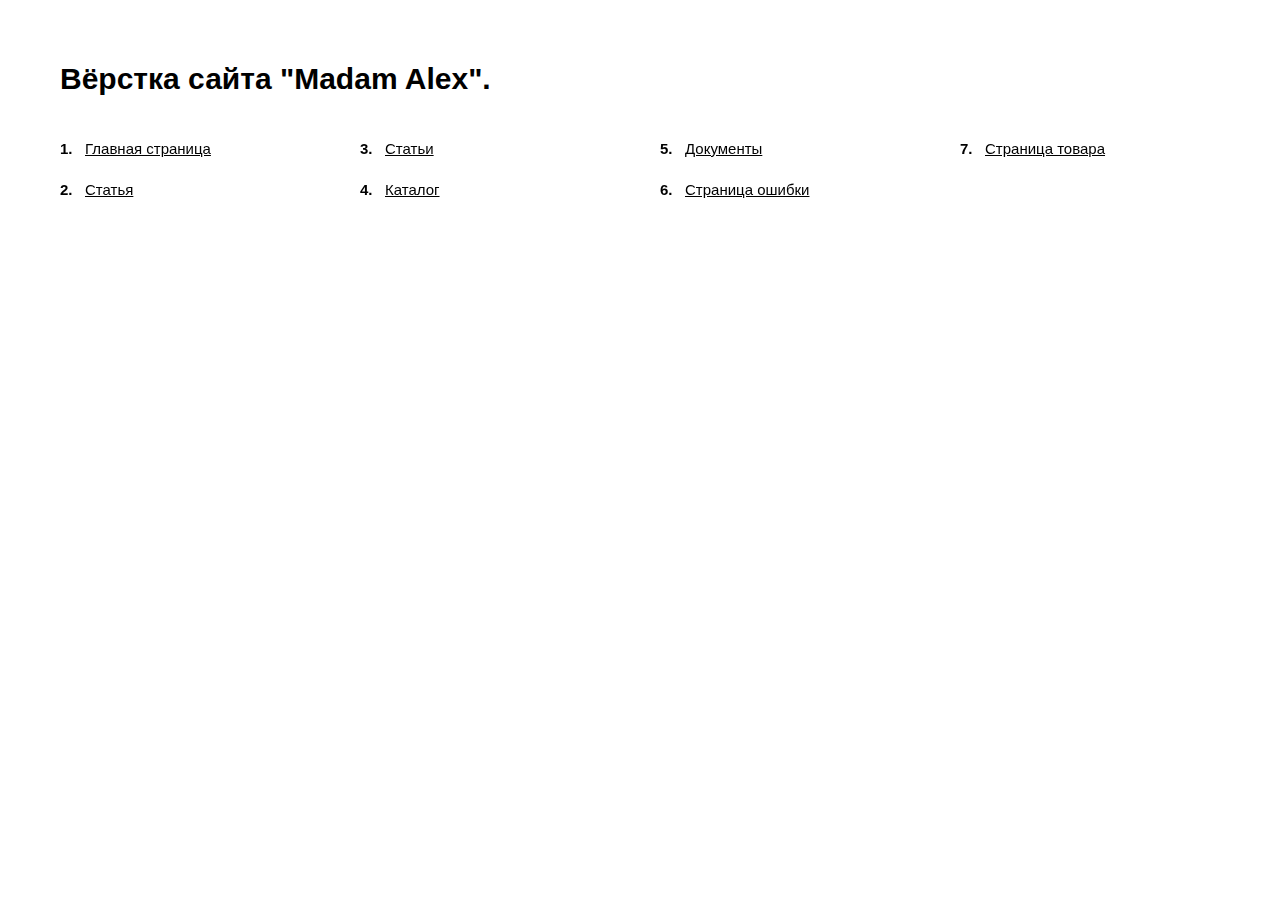
<file: demo_links.html>
<!DOCTYPE html>
<html lang="ru">
	<head>
		<meta http-equiv="Content-Type" content="text/html; charset=utf-8">

		<!-- Адаптирование страницы для мобильных устройств -->
		<meta name="viewport" content="width=device-width, initial-scale=1, maximum-scale=1">

		<!-- Запрет распознования номера телефона -->
		<meta name="format-detection" content="telephone=no">
		<meta name="SKYPE_TOOLBAR" content ="SKYPE_TOOLBAR_PARSER_COMPATIBLE">

		<style>
			*
			{
			    box-sizing: border-box;
			    margin: 0;
			    padding: 0;
			}

			*:before,
			*:after
			{
			    box-sizing: border-box;
			}


			.demo_links
			{
			    padding: 60px;
			}

			.demo_links .title
			{
			    font-family: Arial, 'Helvetica Neue', Helvetica, sans-serif;
			    font-size: 30px;
			    font-weight: 700;
			    line-height: 38px;

			    margin-bottom: 40px;
			}

			.demo_links ol
			{
			    font-family: Arial, 'Helvetica Neue', Helvetica, sans-serif;
			    font-size: 15px;
			    line-height: 21px;

			    counter-reset: li;

			    column-gap: 40px;
			    column-count: 4;
			}

			.demo_links ol li
			{
			    position: relative;

			    display: block;
			    overflow: hidden;

			    padding-left: 25px;

			    list-style-type: none;

			    transform: translateZ(0);

			    --webkit-column-break-inside: avoid;
			    page-break-inside: avoid;
			    break-inside: avoid;
			}

			.demo_links ol li + li
			{
			    margin-top: 20px;
			}

			.demo_links ol li:before
			{
			    color: var(--text_color);
			    font-weight: 700;

			    position: absolute;
			    top: 0;
			    left: 0;

			    content: counters(li, '.') '.';
			    counter-increment: li;
			}


			.demo_links li a
			{
			    color: #000;
			}

			.demo_links li a:hover
			{
			    text-decoration: none;
			}


			@media (max-width: 1279px)
			{
			    .demo_links ol
			    {
			        column-count: 3;
			    }
			}


			@media (max-width: 1023px)
			{
			    .demo_links
			    {
			        padding: 40px;
			    }

			    .demo_links .title
			    {
			        font-size: 28px;
			        line-height: 34px;

			        margin-bottom: 25px;
			    }

			    .demo_links ol
			    {
			        column-count: 2;
			    }
			}


			@media (max-width: 767px)
			{
			    .demo_links
			    {
			        padding: 30px;
			    }

			    .demo_links .title
			    {
			        font-size: 26px;
			        line-height: 32px;
			    }

			    .demo_links ol
			    {
			        column-gap: 40px;
			    }
			}


			@media (max-width: 479px)
			{
			    .demo_links
			    {
			        padding: 20px;
			    }

			    .demo_links .title
			    {
			        font-size: 22px;
			        line-height: 28px;

			        margin-bottom: 25px;
			    }

			    .demo_links ol
			    {
			        column-count: 1;
			    }

			    .demo_links ol li + li
			    {
			        margin-top: 15px;
			    }
			}

		</style>
	</head>

	<body>
		<div class="demo_links">
			<div class="title">Вёрстка сайта "Madam Alex".</div>

			<ol>
				<li><a href="./index.html" target="_blank">Главная страница</a></li>
				<li><a href="./article.html" target="_blank">Статья</a></li>
				<li><a href="./articles.html" target="_blank">Статьи</a></li>
				<li><a href="./catalog.html" target="_blank">Каталог</a></li>
				<li><a href="./documents.html" target="_blank">Документы</a></li>
				<li><a href="./error_page.html" target="_blank">Страница ошибки</a></li>
				<li><a href="./product.html" target="_blank">Страница товара</a></li>
			</ol>
		</div>
	</body>
</html>
</file>
<file: css/styles.css>
/*-----------
    Fonts
-----------*/
@font-face
{
    font-family: 'Helvetica Neue';
    font-weight: normal;
    font-style: normal;

    font-display: swap;
    src: url('../fonts/HelveticaNeueCyr-Roman.woff2') format('woff2'),
    url('../fonts/HelveticaNeueCyr-Roman.woff') format('woff'),
    url('../fonts/HelveticaNeueCyr-Roman.ttf') format('truetype');
}

@font-face
{
    font-family: 'Helvetica Neue';
    font-weight: normal;
    font-style: italic;

    font-display: swap;
    src: url('../fonts/HelveticaNeueCyr-Italic.woff2') format('woff2'),
    url('../fonts/HelveticaNeueCyr-Italic.woff') format('woff'),
    url('../fonts/HelveticaNeueCyr-Italic.ttf') format('truetype');
}

@font-face
{
    font-family: 'Helvetica Neue';
    font-weight: 700;
    font-style: normal;

    font-display: swap;
    src: url('../fonts/HelveticaNeueCyr-Bold.woff2') format('woff2'),
    url('../fonts/HelveticaNeueCyr-Bold.woff') format('woff'),
    url('../fonts/HelveticaNeueCyr-Bold.ttf') format('truetype');
}

@font-face
{
    font-family: 'Helvetica Neue';
    font-weight: 700;
    font-style: italic;

    font-display: swap;
    src: url('../fonts/HelveticaNeueCyr-BoldItalic.woff2') format('woff2'),
    url('../fonts/HelveticaNeueCyr-BoldItalic.woff') format('woff'),
    url('../fonts/HelveticaNeueCyr-BoldItalic.ttf') format('truetype');
}



/*------------------
    Reset styles
------------------*/
*
{
    box-sizing: border-box;
    margin: 0;
    padding: 0;

    scroll-margin-top: 24px;
}

*:before,
*:after
{
    box-sizing: border-box;
}

html
{
    scroll-behavior: smooth;
    -webkit-font-smoothing: antialiased;
    -moz-osx-font-smoothing: grayscale;
        -ms-text-size-adjust: 100%;
    -webkit-text-size-adjust: 100%;
}

body
{
    margin: 0;

    overscroll-behavior: none;
    -webkit-tap-highlight-color: transparent;
    -webkit-overflow-scrolling: touch;
    text-rendering: optimizeLegibility;
    text-decoration-skip: objects;
}

img
{
    border-style: none;
}

textarea
{
    overflow: auto;
}

input,
textarea,
input:active,
textarea:active,
button
{
    margin: 0;

    -webkit-border-radius: 0;
            border-radius: 0;
         outline: none transparent !important;
    box-shadow: none;

    -webkit-appearance: none;
            appearance: none;
    -moz-outline: none !important;
}

input::-webkit-outer-spin-button,
input::-webkit-inner-spin-button
{
    margin: 0;

    -webkit-appearance: none;
}

input[type=number]
{
    -moz-appearance: textfield;
}

:focus
{
    outline: 0;
}

:hover,
:active
{
    -webkit-tap-highlight-color: rgba(0, 0, 0, 0);
    -webkit-touch-callout: none;
}


::-ms-clear
{
    display: none;
}



/*-------------------
    Global styles
-------------------*/
:root
{
    --bg: #f8f8f8;
    --bg_white: #fff;
    --bg_dark: #0e0e0e;
    --sidebar_width: 450px;
    --scroll_width: 17px;
    --primary_color: #1f1f21;
    --accent_color: #1336de;
    --font_size: 18px;
    --font_size_title_small: 32px;
    --font_size_title_middle: 48px;
    --font_size_title: 54px;
    --font_size_title_big: 72px;
    --font_family: 'Roboto Flex', 'Arial', sans-serif;
    --font_family2: 'Manrope', 'Arial', sans-serif;
    --font_family3: 'Helvetica Neue', 'Arial', sans-serif;
}


::selection
{
    color: #fff;
    background: var(--primary_color);
}

::-moz-selection
{
    color: #fff;
    background: var(--primary_color);
}



html
{
    height: 100%;
    min-height: -moz-available;
    min-height: -webkit-fill-available;
    min-height:         fill-available;
}


html.custom_scroll ::-webkit-scrollbar
{
    width: 10px;
    height: 10px;

    background-color: var(--bg);
}


html.custom_scroll ::-webkit-scrollbar-thumb
{
    background-color: var(--primary_color);
}


body
{
    font-family: var(--font_family);
    font-size: var(--font_size);
    font-weight: normal;
    line-height: normal;

    height: 100%;
    min-height: -moz-available;
    min-height: -webkit-fill-available;
    min-height:         fill-available;

    color: var(--text_color);
}


body.lock
{
    overflow: hidden;
}


button
{
    font-family: inherit;
    font-size: inherit;
    font-weight: inherit;
    line-height: inherit;

    display: inline-block;

    cursor: pointer;
    vertical-align: top;

    color: inherit;
    border: none;
    background: none;
}


.wrap
{
    position: relative;

    display: flex;
    overflow: clip;
    flex-direction: column;

    min-height: 100%;

    background: var(--bg);
}

.wrap.bg_white
{
    background: var(--bg_white);
}

.wrap.bg_dark
{
    background: var(--bg_dark);
}


.wrap > .main
{
    position: relative;

    display: flex;
    flex: 1 0 auto;
    flex-direction: column;
}


.cont
{
    width: 100%;
    max-width: 1920px;
    margin: 0 auto;
    padding: 0 24px;
}


.row
{
    display: flex;
    align-content: flex-start;
    align-items: flex-start;
    flex-wrap: wrap;
    justify-content: flex-start;
}



.content_flex.row,
.content_flex > .cont.row
{
    align-content: stretch;
    align-items: stretch;
    justify-content: space-between;
}


.content_flex .content
{
    position: relative;

    width: calc(100% - var(--sidebar_width) - 24px);
}


.content_flex .content > *:first-child
{
    margin-top: 0;
}

.content_flex .content > *:last-child
{
    margin-bottom: 0;
}



.block
{
    margin-bottom: 180px;
}



.modal_btn > *
{
    pointer-events: none;
}



.overlay
{
    position: fixed;
    z-index: 100;
    top: 0;
    left: 0;

    display: none;

    width: 100%;
    height: 100%;

    background: rgba(0, 0, 0, .30);

            backdrop-filter: blur(9px);
    -webkit-backdrop-filter: blur(9px);
}



.iti
{
    width: 100%;

    --iti-path-flags-1x: url('../images/flags/flags.webp');
    --iti-path-flags-2x: url('../images/flags/flags@2x.webp');
    --iti-path-globe-1x: url('../images/flags/globe.webp');
    --iti-path-globe-2x: url('../images/flags/globe@2x.webp');
}



/*--------------
    Fancybox
--------------*/
.fancybox__backdrop
{
    background: rgba(0, 0, 0, .30);

            backdrop-filter: blur(9px);
    -webkit-backdrop-filter: blur(9px);
}


.fancybox__slide
{
    padding: 24px;
}


.fancybox__content > .f-button.is-close-btn,
.is-compact .fancybox__content > .f-button.is-close-btn
{
    top: 24px;
    right: 24px;

    opacity: 1;

    --f-button-width: 36px;
    --f-button-height: 36px;
    --f-button-border-radius: 0;
    --f-button-color: var(--primary_color);
    --f-button-hover-color: var(--primary_color);
    --f-button-svg-width: 24px;
    --f-button-svg-height: 24px;
    --f-button-bg: transparent;
    --f-button-hover-bg: transparent;
    --f-button-active-bg: transparent;
}


.fancybox__content > .f-button.is-close-btn svg
{
    stroke: none;
}



/*----------
    Tabs
----------*/
.tab_content
{
    position: relative;

    visibility: hidden;
    overflow: hidden;

    height: 0;

    pointer-events: none;

    opacity: 0;
}


.tab_content.active
{
    visibility: visible;
    overflow: visible;

    height: auto;

    transition: opacity .5s linear;
    pointer-events: auto;

    opacity: 1;
}



/*----------------
    Mini modal
----------------*/
.modal_cont
{
    position: relative;
}


.mini_modal
{
    position: absolute;
    z-index: 100;
    top: 100%;
    left: 0;

    visibility: hidden;

    transition: .2s linear;
    pointer-events: none;

    opacity: 0;
}


.mini_modal.active
{
    visibility: visible;

    pointer-events: auto;

    opacity: 1;
}



/*---------------
    Accordion
---------------*/
.accordion
{
    counter-reset: number;

    border-top: 1px dashed #d8dce6;
}


.accordion_item
{
    transition: background .2s linear;

    border-radius: 8px;
}


.accordion_item .head
{
    position: relative;

    padding: 48px 0 48px 474px;

    cursor: pointer;
    transition: padding .2s linear;
}


.accordion_item .head .pre_title
{
    font-size: 16px;
    line-height: 140%;

    margin-bottom: 8px;

    letter-spacing: -.32px;
    text-transform: uppercase;

    color: rgba(31, 31, 33, .70);

    font-feature-settings: 'liga' off, 'clig' off;
}


.accordion_item .head .title
{
    font-size: 42px;
    font-weight: 700;
    line-height: 90%;

    letter-spacing: -.84px;

    font-optical-sizing: auto;
    font-variation-settings: 'wdth' 151;
}


.accordion_item .head .number
{
    font-size: 24px;
    font-weight: 500;
    line-height: 120%;

    position: absolute;
    top: 48px;
    left: 0;

    transition: left .2s linear;
    letter-spacing: -.48px;

    color: #000;
}


.accordion_item .head .number:before
{
    content: counter(number, decimal-leading-zero);
    counter-increment: number;
}


.accordion_item .data
{
    font-size: 20px;
    line-height: 140%;

    display: none;

    padding: 24px 0 24px 474px;

    letter-spacing: -.4px;

    color: rgba(31, 31, 33, .70);

    font-feature-settings: 'liga' off, 'clig' off;
}

.accordion_item .data p + p
{
    margin-top: 8px;
}


.accordion_item .data p b
{
    color: var(--primary_color);
}


.accordion_item .data .link
{
    display: flex;

    margin-top: 48px;
}


.accordion_item .data .link a
{
    font-size: 14px;
    font-weight: 500;
    line-height: 10px;

    position: relative;

    display: flex;
    align-content: center;
    align-items: center;
    flex-wrap: wrap;
    justify-content: space-between;

    padding: 11px 12px;

    transition: color .25s linear;
    text-decoration: none;
    letter-spacing: -.28px;

    color: currentColor;
    border-radius: 6px;
    background: #fff;

    font-variant-numeric: lining-nums tabular-nums;
    gap: 4px;
}


.accordion_item .data .link a > *
{
    position: relative;
    z-index: 2;
}


.accordion_item .data .link a:before
{
    position: absolute;
    z-index: 1;
    right: 0;
    bottom: 7px;
    left: 0;

    display: block;

    width: calc(100% - 16px);
    height: 0;
    margin: 0 auto;

    content: '';
    transition: .25s cubic-bezier(.91, -.01, .13, .99);
    pointer-events: none;

    border-radius: inherit;
    background: var(--accent_color);
}


.accordion_item .data .link .icon
{
    display: block;

    width: 16px;
    height: 16px;

    transition: color .25s linear;

    color: var(--accent_color);
}


.accordion_item .data .link a:hover,
.accordion_item .data .link a:hover .icon
{
    color: #fff;
}


.accordion_item .data .link a:hover:before
{
    bottom: 0;

    width: 100%;
    height: 100%;
}


.accordion_item.active
{
    background: #eeeff1;
}

.accordion_item.active .head
{
    padding-top: 24px;
    padding-bottom: 24px;
}

.accordion_item.active .number
{
    left: 12px;
}



/*---------------
    Preloader
---------------*/
.preloader
{
    position: fixed;
    z-index: 1000;
    top: 0;
    left: 0;

    display: flex;
    align-content: center;
    align-items: center;
    flex-wrap: wrap;
    justify-content: center;

    width: 100%;
    height: 100%;

    background: #fff;
}


.preloader img
{
    display: block;

    width: 90px;
    height: 90px;
}



/*------------
    Header
------------*/
header
{
    position: relative;
    z-index: 100;
    top: 0;
    left: 0;

    width: 100%;
    padding: 16px 0;

    background: var(--bg);
}


header .cont
{
    align-content: center;
    align-items: center;
    justify-content: space-between;
}



header .mob_menu_btn
{
    display: none;
    align-content: center;
    align-items: center;
    flex-wrap: wrap;
    justify-content: center;

    width: 40px;
    height: 40px;
    margin-right: 12px;

    color: var(--accent_color);
    border-radius: 8px;
    background: #eceef1;
}


header .mob_menu_btn span
{
    position: relative;

    display: block;

    width: 20px;
    height: 3px;

    transition: transform .2s linear;

    border-radius: 3px;
    background: currentColor;
}


header .mob_menu_btn span:before,
header .mob_menu_btn span:after
{
    position: absolute;
    right: 0;
    bottom: 100%;
    left: 0;

    display: block;

    width: 50%;
    height: 3px;
    margin: 0 auto 5px;

    content: '';
    transition: transform .2s linear;
    transform: translateX(-50%);

    border-radius: inherit;
    background: currentColor;
}


header .mob_menu_btn span:after
{
    top: 100%;
    bottom: auto;

    margin-top: 5px;
    margin-bottom: 0;

    transform: translateX(50%);
}


header .mob_menu_btn.active span
{
    transform: rotate(-45deg);
}


header .mob_menu_btn.active span:before
{
    transform: rotate(90deg) translateX(3px);
}

header .mob_menu_btn.active span:after
{
    transform: rotate(90deg) translateX(-3px);
}



header .logo
{
    position: relative;

    display: block;

    width: 30px;
    height: 30px;
    margin-right: auto;

    text-decoration: none;

    color: currentColor;
}


header .logo img
{
    display: block;

    width: 100%;
    height: 100%;
}


header .logo img + img
{
    display: none;
}


header .logo video
{
    position: absolute;
    z-index: 3;
    top: 0;
    left: 0;

    display: none;

    width: 100%;
    height: 100%;

    pointer-events: none;
}



header .menu
{
    position: absolute;
    top: 50%;
    left: 50%;

    transform: translate(-50%, -50%);

    gap: 12px;
}


header .menu_item > a
{
    line-height: 100%;

    position: relative;

    display: block;

    padding: 8px 4px 7px;

    transition: .2s linear;
    text-decoration: none;
    letter-spacing: -.36px;

    color: currentColor;
    border-radius: 8px;

    font-variant-numeric: lining-nums tabular-nums;
}


header .menu_item > a:after
{
    position: absolute;
    bottom: 0;
    left: 0;

    display: block;

    width: 100%;
    height: 1px;

    content: '';
    transition: transform .25s linear;
    transform: scaleX(0);
    transform-origin: left;

    background: currentColor;
}


header .menu_item > a:hover:after,
header .menu_item > a.active:after
{
    transform: scaleX(1);
}

header .menu_item > a:not(:hover):after
{
    transform-origin: right;
}



header .info
{
    display: flex;
    align-content: center;
    align-items: center;
    flex-wrap: wrap;
    justify-content: flex-start;

    gap: 16px;
}


header .info .link,
header .info .btn
{
    line-height: 100%;

    position: relative;

    display: flex;
    align-content: center;
    align-items: center;
    flex-wrap: wrap;
    justify-content: center;

    min-height: 40px;
    padding: 8px 8px 8px 11px;

    transition: color .25s linear .05s;
    text-decoration: none;
    letter-spacing: -.36px;

    color: currentColor;
    border-radius: 6px;
    background: #eceef1;

    font-variant-numeric: lining-nums tabular-nums;
    gap: 8px;
}


header .info .link > *,
header .info .btn > *
{
    position: relative;
    z-index: 2;
}


header .info .link:before,
header .info .btn:before
{
    position: absolute;
    z-index: 1;
    right: 0;
    bottom: 7px;
    left: 0;

    display: block;

    width: calc(100% - 16px);
    height: 0;
    margin: 0 auto;

    content: '';
    transition: .25s cubic-bezier(.91, -.01, .13, .99);
    pointer-events: none;

    border-radius: inherit;
    background: var(--accent_color);
}


header .info .mob_icon
{
    display: none;

    width: 24px;
    height: 24px;

    color: var(--primary_color);
}


header .info .count
{
    font-size: 12px;
    font-weight: 500;
    line-height: 9px;

    padding: 7px 5px;

    transition: background .25s linear .05s;
    text-align: center;

    color: #fff;
    border-radius: 3px;
    background: var(--accent_color);
}


header .info .icon
{
    display: block;

    width: 20px;
    height: 20px;

    transition: color .3s linear;

    color: var(--accent_color);
}


header .info .link:hover,
header .info .btn:hover,
header .info .link:hover .icon,
header .info .btn:hover .icon
{
    color: #fff;
}


header .info .link:hover .count,
header .info .btn:hover .count
{
    background: rgba(255, 255, 255, .20);
}


header .info .link:hover:before,
header .info .btn:hover:before
{
    bottom: 0;

    width: 100%;
    height: 100%;
}



.bg_dark header
{
    color: rgba(255, 255, 255, .70);
    background: var(--bg_dark);
}


.bg_dark header .mob_menu_btn
{
    color: #fff;
    background: rgba(255, 255, 255, .05);
}


.bg_dark header .info .link,
.bg_dark header .info .btn
{
    background: rgba(255, 255, 255, .05);
}


.bg_dark header .info .mob_icon
{
    color: #fff;
}



.lock .bg_dark header
{
    color: var(--text_color);
    background: var(--bg);
}


.lock .bg_dark header .mob_menu_btn
{
    color: var(--text_color);
    background: #eceef1;
}


.lock .bg_dark header .logo img
{
    display: none;
}

.lock .bg_dark header .logo img + img
{
    display: block;
}


.lock .bg_dark header .info .link,
.lock .bg_dark header .info .btn
{
    background: #eceef1;
}


.lock .bg_dark header .info .mob_icon
{
    color: var(--text_color);
}



/*---------------
    Mob. menu
---------------*/
.mob_menu
{
    position: fixed;
    z-index: 99;
    top: 0;
    right: 100%;

    display: flex;
    flex-direction: column;

    width: 100%;
    height: 100%;
    padding-top: 72px;

    transition: transform .3s linear;

    background: var(--bg);
}


.mob_menu.show
{
    transform: translateX(100%);
}


.mob_menu .links > *
{
    border-top: 1px solid rgba(31, 31, 33, .20);
}


.mob_menu .links a
{
    font-size: 32px;
    font-weight: 700;
    line-height: 90%;

    display: block;

    padding: 24px 16px;

    text-decoration: none;
    letter-spacing: -.64px;

    color: currentColor;

    font-optical-sizing: auto;
    font-variation-settings: 'wdth' 151;
}


.mob_menu .copyright
{
    font-size: 14px;
    line-height: 10px;

    margin-top: auto;
    padding: 16px;

    letter-spacing: -.28px;
    text-transform: uppercase;
}



/*-------------
    Sidebar
-------------*/
aside
{
    position: relative;

    display: flex;
    flex-direction: column;

    width: var(--sidebar_width);
    max-width: 100%;
}



/*---------------
    Page head
---------------*/
.page_head
{
    padding: 90px 0;
}

.page_head.small_p
{
    padding: 80px 0;
}

.page_head.no_p
{
    padding: 24px 0 12px;
}


.page_head .cont
{
    position: relative;

    display: flex;
    flex-direction: column;

    gap: 18px;
}



.page_head .back
{
    display: none;
}


.page_head .back a
{
    font-size: 12px;
    font-weight: 600;
    line-height: 110%;

    display: flex;
    align-content: center;
    align-items: center;
    flex-wrap: wrap;
    justify-content: flex-start;

    padding: 2px;

    text-decoration: none;
    letter-spacing: -.24px;

    color: var(--accent_color);
    border-radius: 8px;
    background: #eeeff1;
}


.page_head .back .icon
{
    display: flex;
    align-content: center;
    align-items: center;
    flex-wrap: wrap;
    justify-content: center;

    width: 23px;
    height: 23px;

    color: #fff;
    border-radius: 6px;
    background: #1336de;
}


.page_head .back .icon svg
{
    display: block;

    width: 13px;
    height: 13px;
}


.page_head .back span
{
    padding: 7px 8px;
}



.breadcrumbs
{
    display: flex;
}


.breadcrumbs .row
{
    display: flex;
    align-content: center;
    align-items: center;
    flex-wrap: wrap;
    justify-content: flex-start;

    padding: 2px;

    border-radius: 8px;
    background: #eeeff1;

    gap: 2px;
}


.breadcrumbs a
{
    font-size: 12px;
    font-weight: 600;
    line-height: 9px;

    padding: 8px;

    transition: border-color .2s linear;
    text-decoration: none;
    letter-spacing: -.24px;

    color: var(--accent_color);
    border: 1px solid transparent;
    border-radius: 6px;
    background: #eeeff1;
}


.breadcrumbs a:hover
{
    border-color: rgba(19, 54, 222, .20);
}


.breadcrumbs .current
{
    font-size: 12px;
    font-weight: 600;
    line-height: 9px;

    padding: 8px;

    text-decoration: none;
    letter-spacing: -.24px;

    color: #fff;
    border-radius: 6px;
    background: #1336de;
}



.page_title
{
    font-size: var(--font_size_title_big);
    font-weight: 700;
    line-height: 110%;

    display: block;

    letter-spacing: -3.6px;

    font-optical-sizing: auto;
    font-variation-settings: 'wdth' 151;
}



.page_head .mob_filter_controls
{
    position: absolute;
    right: 16px;
    bottom: 16px;

    display: none;
    align-content: center;
    align-items: center;
    flex-wrap: wrap;
    justify-content: flex-start;

    gap: 4px;
}


.page_head .mob_filter_controls .reset_btn
{
    display: none;
    align-content: center;
    align-items: center;
    flex-wrap: wrap;
    justify-content: center;

    width: 40px;
    height: 40px;

    color: var(--accent_color);
    border-radius: 8px;
    background: #eceef1;
}


.page_head .mob_filter_controls .reset_btn.show
{
    display: flex;
}


.page_head .mob_filter_controls .reset_btn .icon
{
    display: block;

    width: 28px;
    height: 28px;
}


.page_head .mob_filter_controls .filter_btn
{
    font-size: 16px;
    line-height: 11px;

    display: flex;
    align-content: center;
    align-items: center;
    flex-wrap: wrap;
    justify-content: flex-start;

    height: 40px;
    padding: 0 10px;

    letter-spacing: -.32px;

    border-radius: 8px;
    background: #eceef1;

    gap: 4px;
}


.page_head .mob_filter_controls .filter_btn .icon
{
    display: block;

    width: 24px;
    height: 24px;

    color: var(--accent_color);
}


.page_head .mob_filter_controls .filter_btn .count
{
    font-family: var(--font_family2);
    font-size: 10px;
    line-height: 18px;

    display: none;

    width: 18px;
    height: 18px;

    text-align: center;

    color: #fff;
    border-radius: 50%;
    background: var(--accent_color);
}



.page_head .mob_filter_controls .filter_btn.active .icon
{
    display: none;
}


.page_head .mob_filter_controls .filter_btn.active .count
{
    display: block;
}



/*----------------
    Block head
----------------*/
.block_head
{
    display: flex;
    align-content: center;
    align-items: center;
    flex-wrap: wrap;
    justify-content: space-between;

    margin-bottom: 40px;

    gap: 16px;
}


.block_head.pad_r
{
    padding-right: 162px;
}


.block_head.column
{
    align-content: flex-start;
    align-items: flex-start;
    flex-direction: column;
    justify-content: flex-start;
}


.block_head .title
{
    font-size: var(--font_size_title);
    font-weight: 700;
    line-height: 90%;

    display: block;

    letter-spacing: -1.08px;

    font-optical-sizing: auto;
    font-variation-settings: 'wdth' 151;
}


.block_head .desc
{
    font-size: 20px;
    line-height: 120%;

    width: 984px;
    max-width: 100%;

    letter-spacing: -.4px;

    color: rgba(31, 31, 33, .70);
}


.block_head .all_link
{
    display: flex;

    margin-left: auto;
}


.block_head .all_link a
{
    font-size: 14px;
    font-weight: 500;
    line-height: 10px;

    position: relative;

    display: flex;
    align-content: center;
    align-items: center;
    flex-wrap: wrap;
    justify-content: space-between;

    padding: 11px 12px;

    transition: color .25s linear;
    text-decoration: none;
    letter-spacing: -.28px;

    color: currentColor;
    border-radius: 6px;
    background: #eceef1;

    font-variant-numeric: lining-nums tabular-nums;
    gap: 4px;
}


.block_head .all_link a > *
{
    position: relative;
    z-index: 2;
}


.block_head .all_link .icon
{
    display: block;

    width: 16px;
    height: 16px;

    transition: color .25s linear;

    color: var(--accent_color);
}


.block_head .all_link a:before
{
    position: absolute;
    z-index: 1;
    right: 0;
    bottom: 7px;
    left: 0;

    display: block;

    width: calc(100% - 16px);
    height: 0;
    margin: 0 auto;

    content: '';
    transition: .25s cubic-bezier(.91, -.01, .13, .99);
    pointer-events: none;

    border-radius: inherit;
    background: var(--accent_color);
}


.block_head .all_link a:hover,
.block_head .all_link a:hover .icon
{
    color: #fff;
}


.block_head .all_link a:hover:before
{
    bottom: 0;

    width: 100%;
    height: 100%;
}



/*------------------
    Form elements
------------------*/
.form
{
    --form_border_color: #d8dce6;
    --form_hover_color: var(--primary_color);
    --form_focus_color: var(--accent_color);
    --form_error_color: red;
    --form_bg_color: transparent;
    --form_placeholder_color: var(--primary_color);
}


.form ::-webkit-input-placeholder
{
    color: var(--form_placeholder_color);
}

.form :-moz-placeholder
{
    color: var(--form_placeholder_color);
}

.form ::-moz-placeholder
{
    opacity: 1;
    color: var(--form_placeholder_color);
}

.form :-ms-input-placeholder
{
    color: var(--form_placeholder_color);
}


.form .columns
{
    display: flex;
    align-content: flex-start;
    align-items: flex-start;
    flex-wrap: wrap;
    justify-content: flex-start;

    margin-left: calc(var(--form_columns_offset) * -1);

    --form_columns_offset: 24px;
}

.form .columns > *
{
    width: calc(50% - var(--form_columns_offset));
    margin-left: var(--form_columns_offset);
}

.form .columns > *.width1of3
{
    width: calc(33.333% - var(--form_columns_offset));
}

.form .columns > *.width1of4
{
    width: calc(25% - var(--form_columns_offset));
}


.form .line
{
    margin-bottom: 24px;
}


.form .label
{
    font-size: 12px;
    font-weight: 500;
    line-height: 9px;

    margin-bottom: 4px;

    letter-spacing: -.24px;

    color: var(--accent_color);
}


.form .field
{
    position: relative;
}


.form .input
{
    font-family: var(--font_family);
    font-size: 20px;

    display: block;

    width: 100%;
    height: 72px;

    transition: .2s linear;
    letter-spacing: -.4px;

    color: var(--primary_color);
    border: none;
    border-bottom: 1px solid var(--form_border_color);
    background: var(--form_bg_color);
}

.form .input:-webkit-autofill
{
    -webkit-box-shadow: inset 0 0 0 50px var(--form_bg_color) !important;
}


.form textarea
{
    font-family: var(--font_family);
    font-size: 20px;
    line-height: 150%;

    display: block;

    width: 100%;
    height: 148px;
    padding: 24px 0;

    resize: none;
    transition: .2s linear;
    letter-spacing: -.4px;

    color: var(--primary_color);
    border: none;
    border-bottom: 1px solid var(--form_border_color);
    background: var(--form_bg_color);
}

.form textarea::-webkit-scrollbar
{
    width: 5px;
    height: 5px;
}


.form .input:hover,
.form textarea:hover
{
    border-color: var(--form_hover_color);
}


.form .input:focus,
.form textarea:focus
{
    border-color: var(--form_focus_color);
    box-shadow: inset 0 -1px 0 var(--form_focus_color);
}


.form select
{
    display: none;
}


.form .nice-select
{
    position: relative;

    cursor: pointer;
}


.form .nice-select .current
{
    font-size: 20px;

    display: flex;
    overflow: hidden;
    align-content: center;
    align-items: center;
    flex-wrap: wrap;
    justify-content: flex-start;

    height: 72px;
    padding-right: 34px;

    cursor: pointer;
    transition: border-color .2s linear;
    white-space: nowrap;
    letter-spacing: -.4px;
    text-overflow: ellipsis;

    color: var(--form_placeholder_color);
    border: none;
    border-bottom: 1px solid var(--form_border_color);
    background: var(--form_bg_color);
}


.form .nice-select .current:after
{
    position: absolute;
    z-index: 3;
    top: 0;
    right: 10px;
    bottom: 0;

    display: block;

    width: 10px;
    height: 5px;
    margin: auto 0;

    content: '';
    pointer-events: none;

    border-top: 5px solid rgba(0, 0, 0, .20);
    border-right: 5px solid transparent;
    border-left: 5px solid transparent;
}


.form .nice-select-dropdown
{
    position: absolute;
    z-index: 9;
    top: 100%;
    left: 0;

    visibility: hidden;
    overflow: hidden;

    width: 100%;
    margin-top: 4px;
    padding-right: 4px;

    transition: .2s linear;
    transform: none;

    opacity: 0;
    border: 1px solid var(--form_border_color);
    border-radius: 6px;
    background: var(--bg);
}


.form .nice-select .list
{
    display: flex;
    overflow-y: auto;
    flex-direction: column;

    max-height: 220px;
    padding: 12px 12px 12px 19px;

    gap: 10px;
    overscroll-behavior-y: contain;
}


.form .nice-select .list::-webkit-scrollbar
{
    width: 8px;
    height: 8px;

    border-right: 1px solid rgba(31, 31, 31, .03);
    border-left: 1px solid rgba(31, 31, 31, .03);
    border-radius: 4px;
    background-color: rgba(31, 31, 31, .03);
}


.form .nice-select .list::-webkit-scrollbar-thumb
{
    border: 2px solid transparent;
    border-radius: 6px;
    background-color: rgba(31, 31, 31, .20);
    background-clip: content-box;
}


.form .nice-select .list .option
{
    line-height: calc(100% + 4px);

    display: block;

    list-style-type: none;

    cursor: pointer;
    white-space: nowrap;
    letter-spacing: -.4px;
}


.form .nice-select .list .option:empty
{
    display: none;
}


.form .nice-select.open .nice-select-dropdown
{
    visibility: visible;

    transform: none;

    opacity: 1;
}


.form .error
{
    border-color: var(--form_error_color);
}


.form .agree
{
    padding-top: 40px;
}


.form .checkbox
{
    font-size: 14px;
    line-height: 100%;

    position: relative;

    display: flex;
    align-content: center;
    align-items: center;
    flex-wrap: wrap;
    justify-content: flex-start;

    min-height: 20px;
    padding-left: 32px;

    cursor: pointer;
    letter-spacing: -.28px;
}


.form .checkbox input
{
    display: none;
}


.form .checkbox .check
{
    position: absolute;
    top: 0;
    left: 0;

    display: flex;
    align-content: center;
    align-items: center;
    flex-wrap: wrap;
    justify-content: center;

    width: 20px;
    height: 20px;

    color: var(--accent_color);
    border: 1px solid;
    border-radius: 4px;
}


.form .checkbox .check svg
{
    display: block;

    width: 14px;
    height: 14px;

    content: '';
    transition: opacity .2s linear;

    opacity: 0;
}


.form .checkbox a
{
    text-decoration: none;

    color: var(--accent_color);
}


.form .checkbox input:checked ~ .check svg
{
    opacity: 1;
}


.form .submit_btn
{
    font-weight: 500;
    line-height: 13px;

    position: relative;

    display: block;

    min-height: 50px;
    padding: 0 19px;

    letter-spacing: -.36px;

    color: #fff;
    border-radius: 8px;
    background: #1336de;

    font-variant-numeric: lining-nums tabular-nums;
}


.form .submit_btn > *
{
    position: relative;
    z-index: 2;
}


.form .submit_btn:before
{
    position: absolute;
    z-index: 1;
    right: 0;
    bottom: 7px;
    left: 0;

    display: block;

    width: calc(100% - 16px);
    height: 0;
    margin: 0 auto;

    content: '';
    transition: .25s cubic-bezier(.91, -.01, .13, .99);
    pointer-events: none;

    border-radius: inherit;
    background: var(--primary_color);
}


.form .submit_btn:hover:before
{
    bottom: 0;

    width: 100%;
    height: 100%;
}



/*----------------
    Typography
----------------*/
.text_block
{
    font-family: var(--font_family3);
    font-size: 20px;
    line-height: 130%;
}


.text_block > *:not(section),
.text_block section > *
{
    margin-bottom: 30px;
}


.text_block > :last-child,
.text_block section > :last-child
{
    margin-bottom: 0 !important;
    padding-bottom: 0;
}

.text_block > :first-child,
.text_block section > :first-child
{
    margin-top: 0 !important;
    padding-top: 0;
}


.text_block h2
{
    font-family: var(--font_family);
    font-size: var(--font_size_title_small);
    font-weight: 700;
    line-height: 110%;

    letter-spacing: -.64px;
}

.text_block h3
{
    font-size: 24px;
    font-weight: 700;
    line-height: 28px;

    margin-bottom: 30px;
}


.text_block * + h2,
.text_block * + h3
{
    margin-top: 64px;
}

.text_block h2 + *,
.text_block h3 + *
{
    margin-top: 0 !important;
}


.text_block img
{
    display: block;

    max-width: 100%;

    border-radius: 8px;
}


.text_block section
{
    padding: 64px 0;
}


.text_block figure
{
    display: flex;
    flex-direction: column;

    width: 100%;

    gap: 15px;
}


.text_block figure figcaption
{
    font-family: var(--font_family);
    font-size: var(--font_size);
    line-height: 150%;

    letter-spacing: -.18px;
}


.text_block .table_wrap .radius
{
    border: 1px solid rgba(0, 0, 0, .20);
    border-radius: 8px;
}


.text_block table
{
    width: 100%;

    table-layout: fixed;
    border-spacing: 0;
    border-collapse: collapse;
}


.text_block table th
{
    font-family: var(--font_family);
    font-size: 14px;
    font-weight: 500;
    line-height: 110%;

    padding: 15px 11px;

    text-align: left;
    vertical-align: middle;

    border-bottom: 1px solid rgba(0, 0, 0, .20);
}


.text_block table th + th
{
    border-left: 1px solid rgba(0, 0, 0, .20);
}


.text_block table td
{
    font-family: var(--font_family);
    font-size: 12px;
    line-height: 140%;

    padding: 11px;

    text-align: left;
    vertical-align: middle;
    letter-spacing: -.24px;
}


.text_block table tr + tr td
{
    border-top: 1px solid rgba(0, 0, 0, .20);
}


.text_block table td + td
{
    border-left: 1px solid rgba(0, 0, 0, .20);
}


.text_block table tbody tr:nth-child(2n) td
{
    background: #f6f6f6;
}


.text_block .blockquote p
{
    font-family: var(--font_family);
    font-size: 42px;
    font-weight: 700;
    line-height: 140%;

    padding-left: 37px;

    letter-spacing: -.84px;

    border-left: 3px solid var(--accent_color);

    font-optical-sizing: auto;
    font-variation-settings: 'wdth' 151;
}


.text_block .blockquote p span
{
    color: var(--accent_color);
}


.text_block .blockquote cite
{
    font-family: var(--font_family);
    font-size: 20px;
    font-style: normal;
    line-height: 150%;

    display: block;

    margin-top: 30px;

    letter-spacing: -.2px;
}


.text_block .blockquote cite b
{
    color: var(--accent_color);
}


.text_block blockquote
{
    font-family: var(--font_family);
    line-height: 150%;

    display: flex;
    flex-direction: column;

    padding: 20px !important;

    letter-spacing: -.4px;

    color: var(--accent_color);
    border-radius: 15px;
    background: rgba(19, 54, 222, .06);

    gap: 20px;
}


.text_block blockquote cite
{
    font-weight: 600;
    font-style: normal;
    line-height: 140%;

    letter-spacing: -.2px;
}


.text_block .message
{
    font-family: var(--font_family);
    line-height: 150%;

    display: flex;
    flex-direction: column;

    padding: 20px !important;

    letter-spacing: -.4px;

    color: var(--accent_color);
    border-top: 2px solid #1336de;
    border-radius: 15px;
    background: rgba(19, 54, 222, .06);

    gap: 20px;
}


.text_block .message b
{
    font-weight: 600;
    line-height: 140%;

    letter-spacing: -.2px;
}


.text_block ul
{
    display: flex;
    flex-direction: column;

    gap: 15px;
}


.text_block ul li
{
    position: relative;

    display: block;
    overflow: hidden;

    padding-left: 25px;

    list-style-type: none;
}


.text_block ul li:before
{
    position: absolute;
    top: 10px;
    left: 0;

    display: block;

    width: 5px;
    height: 5px;

    content: '';

    border-radius: 50%;
    background: var(--accent_color);
}


.text_block ol
{
    display: flex;
    flex-direction: column;

    counter-reset: li;

    gap: 20px;
}


.text_block ol li
{
    position: relative;

    display: block;
    overflow: hidden;

    padding-left: 25px;

    list-style-type: none;
}


.text_block ol li:before
{
    position: absolute;
    top: 0;
    left: 0;

    content: counter(li) '.';
    counter-increment: li;
}


.text_block a
{
    color: var(--accent_color);
}


.text_block b,
.text_block strong
{
    font-weight: 600;
}


.text_block .video_link
{
    display: block;

    text-decoration: none;

    color: currentColor;
}


.text_block .video_link .image
{
    position: relative;

    display: block;

    border-radius: 8px;
}


.text_block .video_link .image:before
{
    position: absolute;
    z-index: 2;
    top: 0;
    left: 0;

    display: block;

    width: 100%;
    height: 100%;

    content: '';

    border-radius: inherit;
    background: linear-gradient(0deg, rgba(0, 0, 0, .20) 0%, rgba(0, 0, 0, .20) 100%);
}


.text_block .video_link .icon
{
    position: absolute;
    z-index: 3;

    display: flex;
    align-content: center;
    align-items: center;
    flex-wrap: wrap;
    justify-content: center;

    width: 52px;
    height: 52px;
    margin: auto;
    padding-left: 3px;

    color: #fff;
    border: 1px solid rgba(255, 255, 255, .40);
    border-radius: 50%;
    background: rgba(128, 128, 128, .30);

    inset: 0;
    background-blend-mode: luminosity;
            backdrop-filter: blur(20px);
    -webkit-backdrop-filter: blur(20px);
}


.text_block .video_link .icon:before
{
    position: absolute;
    top: 50%;
    left: 50%;

    display: block;

    width: 0;
    height: 0;

    content: '';
    transition: .25s linear;
    transform: translate(-50%, -50%);
    pointer-events: none;

    border-radius: inherit;
    background: var(--accent_color);
}


.text_block .video_link .icon svg
{
    position: relative;
    z-index: 2;

    display: block;

    width: 11px;
    height: 13px;
}


.text_block .video_link:hover .icon:before
{
    width: calc(100% + 2px);
    height: calc(100% + 2px);
}



/*-----------------
    Main slider
-----------------*/
.main_slider
{
    margin-bottom: 90px;
    padding-top: 90px;
}


.main_slider .block_title
{
    font-size: var(--font_size_title_big);
    font-weight: 700;
    line-height: 90%;

    margin-bottom: 50px;

    letter-spacing: -3.6px;

    font-optical-sizing: auto;
    font-variation-settings: 'wdth' 151;
}


.main_slider .block_title span
{
    font-weight: 500;

    color: rgba(31, 31, 33, .40);
}


.main_slider .swiper
{
    border-radius: 16px;
}


.main_slider .swiper-slide
{
    position: relative;

    overflow: hidden;
}


.main_slider .swiper .data
{
    position: relative;
    z-index: 3;

    display: flex;
    flex-direction: column;

    height: 809px;
    padding: 24px;
}


.main_slider .swiper .title
{
    font-size: calc(var(--font_size_title_small) + 4px);
    font-weight: 500;
    line-height: 90%;

    margin-bottom: 20px;

    letter-spacing: -.72px;

    color: #fff;
}

.main_slider .swiper .title.dark
{
    color: var(--primary_color);
}


.main_slider .swiper .products
{
    width: 450px;
    max-width: 100%;
}


.main_slider .swiper .products .product
{
    background: #fff;
}


.main_slider .swiper .mob_product
{
    display: none;
    align-content: stretch;
    align-items: stretch;
    flex-wrap: wrap;
    justify-content: space-between;

    padding: 8px;

    border-radius: 12px;
    background: #fff;
}


.main_slider .swiper .mob_product .thumb
{
    position: relative;

    display: flex;
    align-content: center;
    align-items: center;
    flex-wrap: wrap;
    justify-content: center;

    width: 120px;
    max-width: 100%;
    min-height: 191px;
    padding: 15px;

    text-decoration: none;

    color: currentColor;
    border: 1px solid rgba(31, 31, 33, .20);
    border-radius: 8px;
}


.main_slider .swiper .mob_product .thumb .image,
.main_slider .swiper .mob_product .thumb .image img
{
    display: block;

    max-width: 100%;
    max-height: 100%;
}


.main_slider .swiper .mob_product .discount
{
    font-size: 10px;
    font-weight: 500;
    line-height: 7px;

    position: absolute;
    z-index: 3;
    bottom: 3px;
    left: 3px;

    padding: 7px 5px;

    white-space: nowrap;
    letter-spacing: -.2px;

    color: #fff;
    border-radius: 4px;
    background: var(--accent_color);
    background: #1336de;
}


.main_slider .swiper .mob_product .info
{
    display: flex;
    flex-direction: column;

    width: calc(100% - 132px);
}


.main_slider .swiper .mob_product .name
{
    font-size: 16px;
    font-weight: 700;
    line-height: 120%;

    letter-spacing: -.32px;
    text-transform: uppercase;

    color: #1f1f21;
}


.main_slider .swiper .mob_product .name a
{
    display: inline-block;

    vertical-align: top;
    text-decoration: none;

    color: currentColor;
}


.main_slider .swiper .mob_product .desc
{
    font-size: 14px;

    margin-top: 2px;

    letter-spacing: -.28px;

    color: rgba(31, 31, 33, .40);
}


.main_slider .swiper .mob_product .price
{
    line-height: calc(100% + 1px);

    margin-top: 12px;

    letter-spacing: -.9px;

    color: #1f1f21;
}


.main_slider .swiper .mob_product .price .old
{
    margin-top: 2px;

    text-decoration: line-through;

    color: rgba(31, 31, 33, .40);
}


.main_slider .swiper .mob_product .bottom
{
    display: flex;
    align-content: center;
    align-items: center;
    flex-wrap: wrap;
    justify-content: space-between;

    margin-top: auto;
    padding-top: 24px;

    transition: transform .2s ease-in-out;
}


.main_slider .swiper .mob_product .tags
{
    display: flex;
    align-content: center;
    align-items: center;
    flex-wrap: wrap;
    justify-content: flex-start;

    gap: 4px;
}


.main_slider .swiper .mob_product .tags > *
{
    font-size: 10px;
    font-weight: 500;
    line-height: 13px;

    display: flex;
    align-content: center;
    align-items: center;
    flex-wrap: nowrap;
    justify-content: flex-start;

    padding: 4px 8px 4px 4px;

    white-space: nowrap;
    letter-spacing: -.2px;

    color: var(--accent_color);
    border-radius: 4px;
    background: rgba(19, 54, 222, .10);

    gap: 4px;
}


.main_slider .swiper .mob_product .tags .icon
{
    display: block;

    width: 13px;
    height: 13px;
}


.main_slider .swiper .mob_product .bottom .buy_btn
{
    font-size: 10px;
    font-weight: 500;
    line-height: 16px;

    display: flex;
    align-content: center;
    align-items: center;
    flex-wrap: nowrap;
    justify-content: center;

    letter-spacing: -.2px;

    color: rgba(31, 31, 33, .40);

    font-variant-numeric: lining-nums tabular-nums;
    gap: 4px;
}


.main_slider .swiper .mob_product .bottom .buy_btn .icon
{
    display: block;

    width: 16px;
    height: 16px;
}


.main_slider .swiper .articles
{
    width: 382px;
    max-width: 100%;
}


.main_slider .swiper-slide > .image
{
    position: absolute;
    z-index: 3;
    right: 0;
    bottom: 0;

    display: flex;
    align-content: center;
    align-items: center;
    flex-wrap: wrap;
    justify-content: center;

    width: 60%;
    height: 100%;
    padding: 40px;
}


.main_slider .swiper-slide > .image img
{
    display: block;

    max-width: 100%;
    max-height: 100%;
}


.main_slider .swiper-slide > .bg
{
    position: absolute;
    z-index: 1;
    top: 0;
    left: 0;

    display: block;

    width: 100%;
    height: 100%;

    pointer-events: none;

    border-radius: 16px;
}


.main_slider .swiper-slide > .bg img
{
    display: block;

    width: 100%;
    height: 100%;

    border-radius: inherit;

    object-fit: cover;
}


.main_slider .swiper-horizontal > .swiper-pagination-bullets,
.main_slider .swiper-pagination-bullets.swiper-pagination-horizontal,
.main_slider .swiper-pagination-custom,
.main_slider .swiper-pagination-fraction
{
    bottom: 0;

    flex-wrap: nowrap;

    width: 100%;
    height: 32px;
    padding: 12px;
}


.main_slider .swiper-pagination-bullet
{
    width: 100%;
    height: 8px;

    border-radius: 4px;
    background: rgba(255, 255, 255, .20);

            backdrop-filter: blur(12px);
    -webkit-backdrop-filter: blur(12px);
}


.main_slider .swiper-pagination-bullet:after
{
    position: absolute;
    top: 0;
    left: 0;

    display: block;

    width: 0;
    height: 100%;

    content: '';

    border-radius: 4px;
    background: rgba(255, 255, 255, .70);
}


.main_slider .swiper-pagination-bullet.animate_first:after
{
    width: 100%;

    transition: width 10s linear;
}


.main_slider .swiper-pagination-bullet.animate:after
{
    width: 100%;

    transition: width 10s linear .75s;
}



/*----------------
    Info block
----------------*/
.info_block .row
{
    align-content: stretch;
    align-items: stretch;
    justify-content: space-between;
}


.info_block .image
{
    display: block;
    overflow: hidden;

    width: calc(50% - 12px);

    border-radius: 12px;
}


.info_block .image img
{
    display: block;

    width: 100%;
    min-height: 393px;

    transition: transform .2s linear;

    border-radius: inherit;
}


.info_block .data
{
    display: flex;
    flex-direction: column;

    width: calc(50% - 12px);

    gap: 36px;
}


.info_block .data .title
{
    font-size: calc(var(--font_size_title_small) + 4px);
    font-weight: 700;
    line-height: 120%;

    letter-spacing: -.72px;
    text-transform: uppercase;
}


.info_block .data .desc
{
    font-size: 24px;
    line-height: 140%;

    letter-spacing: -.48px;

    color: rgba(31, 31, 33, .70);
}


.info_block .data .link
{
    display: flex;

    margin-top: auto;
}


.info_block .data .link a
{
    font-size: 14px;
    font-weight: 500;
    line-height: 10px;

    position: relative;

    display: flex;
    align-content: center;
    align-items: center;
    flex-wrap: wrap;
    justify-content: space-between;

    padding: 11px 12px;

    transition: color .25s linear;
    text-decoration: none;
    letter-spacing: -.28px;

    color: currentColor;
    border-radius: 6px;
    background: #eceef1;

    font-variant-numeric: lining-nums tabular-nums;
    gap: 4px;
}


.info_block .data .link a > *
{
    position: relative;
    z-index: 2;
}


.info_block .data .link .icon
{
    display: block;

    width: 16px;
    height: 16px;

    transition: color .25s linear;

    color: var(--accent_color);
}


.info_block .data .link a:before
{
    position: absolute;
    z-index: 1;
    right: 0;
    bottom: 7px;
    left: 0;

    display: block;

    width: calc(100% - 16px);
    height: 0;
    margin: 0 auto;

    content: '';
    transition: .25s cubic-bezier(.91, -.01, .13, .99);
    pointer-events: none;

    border-radius: inherit;
    background: var(--accent_color);
}


.info_block:hover .image img
{
    transform: scale(1.05);
}


.info_block:hover .data .link a,
.info_block:hover .data .link a .icon
{
    color: #fff;
}


.info_block:hover .data .link a:before
{
    bottom: 0;

    width: 100%;
    height: 100%;
}



/*-----------------------
    Video collections
-----------------------*/
.video_collections
{
    position: relative;
}


.video_collections .data
{
    position: relative;
}


.video_collections .main
{
    position: relative;
    z-index: 1;

    height: 976px;
    padding: 24px;

    color: #fff;
    border-radius: 12px;
}


.video_collections .main .info
{
    position: relative;
    z-index: 3;

    display: flex;

    margin-bottom: 24px;

    gap: 8px;
}


.video_collections .main .type
{
    font-size: 12px;
    font-weight: 500;
    line-height: 9px;

    padding: 9px;

    letter-spacing: -.24px;

    border-radius: 4px;
    background: rgba(255, 255, 255, .10);
}


.video_collections .main .date
{
    font-size: 12px;
    font-weight: 500;
    line-height: 9px;

    padding: 8px;

    letter-spacing: -.24px;

    border: 1px solid rgba(255, 255, 255, .20);
    border-radius: 4px;
}


.video_collections .main .name
{
    font-size: calc(var(--font_size_title_small) + 4px);
    font-weight: 700;
    line-height: 120%;

    position: relative;
    z-index: 3;

    width: 710px;
    max-width: 100%;

    letter-spacing: -.72px;
    text-transform: uppercase;
}


.video_collections .main .desc
{
    font-size: 24px;
    line-height: 140%;

    position: relative;
    z-index: 3;

    width: 710px;
    max-width: 100%;
    margin-top: 36px;

    letter-spacing: -.48px;

    color: rgba(255, 255, 255, .70);
}


.video_collections .main .image
{
    position: absolute;
    z-index: 1;
    top: 0;
    left: 0;

    display: block;

    width: 100%;
    height: 100%;

    border-radius: inherit;
}


.video_collections .main .image:before
{
    position: absolute;
    z-index: 2;
    top: 0;
    left: 0;

    display: block;

    width: 100%;
    height: 100%;

    content: '';

    border-radius: inherit;
    background: rgba(37, 37, 37, .4);
}


.video_collections .main .image img
{
    position: relative;
    z-index: 1;

    display: block;

    width: 100%;
    height: 100%;

    border-radius: inherit;

    object-fit: cover;
}


.video_collections .main .play_btn
{
    position: absolute;
    z-index: 5;
    top: 0;
    left: 0;

    display: flex;
    align-content: center;
    align-items: center;
    flex-wrap: wrap;
    justify-content: center;

    width: 100%;
    height: 100%;

    border-radius: inherit;
    background: rgba(140, 140, 140, .2);
}


.video_collections .main .play_btn .icon
{
    position: relative;

    display: flex;
    align-content: center;
    align-items: center;
    flex-wrap: wrap;
    justify-content: center;

    width: 104px;
    height: 104px;
    padding-left: 4px;

    border: 1px solid rgba(255, 255, 255, .40);
    border-radius: 50%;
    background: rgba(128, 128, 128, .30);

    background-blend-mode: luminosity;
    -webkit-backdrop-filter: blur(20px);
            backdrop-filter: blur(20px);
}


.video_collections .main .play_btn .icon:before
{
    position: absolute;
    top: 50%;
    left: 50%;

    display: block;

    width: 0;
    height: 0;

    content: '';
    transition: .25s cubic-bezier(.91, -.01, .13, .99);
    transform: translate(-50%, -50%);
    pointer-events: none;

    border-radius: inherit;
    background: var(--accent_color);
}


.video_collections .main .play_btn .icon svg
{
    position: relative;
    z-index: 2;

    display: block;

    width: 22px;
    height: 26px;
}


.video_collections .main .play_btn:hover .icon:before
{
    width: calc(100% + 2px);
    height: calc(100% + 2px);
}



.video_collections .slider
{
    position: absolute;
    z-index: 3;
    bottom: 0;
    left: 0;

    overflow: hidden;

    width: 100%;
    padding: 12px;
}


.video_collections .slider .swiper
{
    overflow: visible !important;
}


.video_collections .articles .article .thumb
{
    margin-bottom: 8px;

    aspect-ratio: 445.00/249.69;
}


.video_collections .articles .article .thumb .icon
{
    position: absolute;

    display: flex;
    align-content: center;
    align-items: center;
    flex-wrap: wrap;
    justify-content: center;

    width: 52px;
    height: 52px;
    margin: auto;
    padding-left: 2px;

    color: #fff;
    border: 1px solid rgba(255, 255, 255, .40);
    border-radius: 50%;
    background: rgba(128, 128, 128, .30);

    inset: 0;
    background-blend-mode: luminosity;
    -webkit-backdrop-filter: blur(20px);
            backdrop-filter: blur(20px);
}


.video_collections .articles .article .thumb .icon:before
{
    position: absolute;
    top: 50%;
    left: 50%;

    display: block;

    width: 0;
    height: 0;

    content: '';
    transition: .25s cubic-bezier(.91, -.01, .13, .99);
    transform: translate(-50%, -50%);
    pointer-events: none;

    border-radius: inherit;
    background: var(--accent_color);
}


.video_collections .articles .article .thumb .icon svg
{
    position: relative;
    z-index: 2;

    display: block;

    width: 11px;
    height: 13px;
}


.video_collections .articles .article:hover .thumb .icon:before
{
    width: calc(100% + 2px);
    height: calc(100% + 2px);
}


.video_collections .articles .article .name
{
    font-size: 16px;
    font-weight: 700;
    line-height: 120%;

    letter-spacing: -.32px;
    text-transform: uppercase;
}


.video_collections .articles .article .bottom
{
    padding-top: 1px;
}



/*-----------
    Lines
-----------*/
.lines .row
{
    gap: 24px;
}


.lines .item
{
    display: flex;
    flex: 1;
    flex-direction: column;

    transition: flex .3s linear;
    text-decoration: none;

    color: currentColor;

    gap: 16px;
}


.lines .item .thumb
{
    position: relative;

    display: block;

    height: 570px;

    border-radius: 12px;
    background: #eeeff1;
}


.lines .item .thumb img
{
    position: absolute;
    z-index: 1;
    top: 0;
    left: 0;

    display: block;

    width: 100%;
    height: 100%;

    border-radius: inherit;

    object-fit: cover;
}


.lines .item .name
{
    font-size: 28px;
    line-height: 120%;

    display: flex;
    align-content: center;
    align-items: center;
    flex-wrap: wrap;
    justify-content: flex-start;

    letter-spacing: -.56px;

    color: var(--, #151515);

    gap: 8px;
}


.lines .item .name span
{
    max-width: calc(100% - 36px);
}


.lines .item .name .icon
{
    display: block;

    width: 28px;
    height: 28px;
}


.lines .item:hover
{
    flex: 1.36;
}

.lines .row:hover .item:not(:hover)
{
    flex: .88;
}



/*-------------
    Reviews
-------------*/
.reviews .swiper
{
    overflow: visible !important;
}


.reviews .swiper-button-next,
.reviews .swiper-button-prev
{
    position: absolute;
    top: auto;
    bottom: 100%;

    margin-bottom: 38px;

    background: #eeeff1;
}


.reviews .swiper-button-prev
{
    right: 62px;
    left: auto;
}


.reviews .swiper-button-next
{
    right: 0;
    left: auto;
}


.reviews .review
{
    position: relative;

    display: block;

    text-decoration: none;

    color: #fff;
}


.reviews .review .author
{
    line-height: 13px;

    position: absolute;
    z-index: 3;
    top: 0;
    left: 0;

    display: flex;
    align-content: flex-start;
    align-items: flex-start;
    flex-wrap: wrap;
    justify-content: space-between;

    width: 100%;
    padding: 8px;

    letter-spacing: -.36px;
}


.reviews .review .author .photo
{
    display: block;

    width: 41px;
    height: 41px;

    border-radius: 50%;
}


.reviews .review .author .photo img
{
    display: block;

    width: 100%;
    height: 100%;

    border-radius: inherit;

    object-fit: cover;
}


.reviews .review .author .photo + *
{
    align-self: center;

    width: calc(100% - 57px);
}


.reviews .review .thumb
{
    position: relative;

    display: block;
    overflow: hidden;

    padding-bottom: 163.333%;

    border-radius: 12px;
}


.reviews .review .thumb img
{
    position: absolute;
    z-index: 1;
    top: 0;
    left: 0;

    display: block;

    width: 100%;
    height: 100%;

    transition: transform .25s linear;

    border-radius: inherit;

    object-fit: cover;
}


.reviews .review .text
{
    line-height: 100%;

    position: absolute;
    z-index: 3;
    bottom: 0;
    left: 0;

    display: flex;
    flex-direction: column;

    width: 100%;
    padding: 4px 8px;

    letter-spacing: -.36px;

    gap: 6px;
}


.reviews .review .text span
{
    display: inline-block;

    padding: 8px;

    vertical-align: top;

    border-radius: 6px;
    background: rgba(255, 255, 255, .05);

            backdrop-filter: blur(100px);
    -webkit-backdrop-filter: blur(100px);
}


.reviews .review:hover .thumb img
{
    transform: scale(1.05);
}



/*---------------
    Documents
---------------*/
.documents .tabs
{
    display: flex;
    flex-direction: column;

    gap: 16px;
}


.documents .tabs .btn
{
    line-height: 13px;

    position: relative;

    min-height: 44px;
    padding: 0 15px;

    transition: .25s linear;
    letter-spacing: -.36px;

    color: var(--accent_color);
    border: 1px solid transparent;
    border-radius: 6px;
    background: rgba(19, 54, 222, .10);
}


.documents .tabs .btn > *
{
    position: relative;
    z-index: 2;
}


.documents .tabs .btn:before
{
    position: absolute;
    z-index: 1;
    right: 0;
    bottom: 7px;
    left: 0;

    display: block;

    width: calc(100% - 16px);
    height: 0;
    margin: 0 auto;

    content: '';
    transition: .25s cubic-bezier(.91, -.01, .13, .99);
    pointer-events: none;

    border-radius: inherit;
    background: var(--accent_color);
}


.documents .tabs .btn:hover
{
    border-color: rgba(19, 54, 222, .10);
}


.documents .tabs .btn.active
{
    color: #fff;
}


.documents .tabs .btn.active:before
{
    bottom: 0;

    width: 100%;
    height: 100%;
}



.documents .section + .section
{
    margin-top: 80px;
}


.documents .section .title
{
    font-size: var(--font_size_title_small);
    font-weight: 500;
    line-height: 130%;

    padding-bottom: 14px;

    letter-spacing: -.64px;

    border-bottom: 1px solid rgba(31, 31, 33, .60);
}


.documents .item
{
    font-size: 16px;

    display: flex;
    align-content: center;
    align-items: center;
    flex-wrap: wrap;
    justify-content: space-between;

    padding: 32px 0;

    text-decoration: none;

    color: currentColor;
    border-bottom: 1px solid rgba(31, 31, 33, .10);
}


.documents .item .name
{
    line-height: 140%;

    overflow: hidden;

    width: calc(100% - 554px);

    white-space: nowrap;
    text-decoration: underline;
    letter-spacing: -.16px;
    text-overflow: ellipsis;
}


.documents .item .type
{
    width: 272px;
    max-width: 100%;

    text-align: center;
}


.documents .item .type span
{
    line-height: 11px;

    display: inline-block;

    padding: 6px 7px;

    vertical-align: top;
    letter-spacing: -.32px;

    color: var(--accent_color);
    border: 1px solid;
    border-radius: 18px;
}


.documents .item .download
{
    font-weight: 500;
    line-height: 12px;

    display: flex;
    align-content: center;
    align-items: center;
    flex-wrap: wrap;
    justify-content: flex-end;

    width: 272px;
    max-width: 100%;

    letter-spacing: -.16px;

    color: var(--accent_color);

    gap: 5px;
}


.documents .item .download .size
{
    opacity: .5;
}



/*--------------------
    Contacts block
--------------------*/
.contacts_block
{
    padding: 80px 0;

    background: #fff;
}


.contacts_block.border
{
    border-top: 1px solid rgba(31, 31, 33, .10);
}


.contacts_block .cont
{
    justify-content: space-between;
}



.contacts_block .contacts
{
    display: flex;
    flex-direction: column;

    width: calc(50% - 12px);

    gap: 36px;
}


.contacts_block .contacts .item
{
    display: flex;
    flex-direction: column;

    gap: 10px;
}


.contacts_block .contacts .label
{
    font-size: 14px;
    line-height: 140%;

    letter-spacing: -.28px;
    text-transform: uppercase;

    color: rgba(31, 31, 33, .70);

    font-feature-settings: 'liga' off, 'clig' off;
}


.contacts_block .contacts .val
{
    font-size: calc(var(--font_size_title_small) + 4px);
    line-height: 120%;

    letter-spacing: -1.08px;

    font-feature-settings: 'liga' off, 'clig' off;
}


.contacts_block .contacts .val a
{
    white-space: nowrap;
    text-decoration: none;

    color: currentColor;
}


.contacts_block .contacts .address
{
    font-size: 14px;
    font-weight: 500;
    line-height: 140%;

    margin-top: 4px;

    letter-spacing: -.28px;
    text-transform: uppercase;

    font-feature-settings: 'liga' off, 'clig' off;
}



.contacts_block .feedback
{
    width: calc(50% - 12px);
}



/*----------------
    Error page
----------------*/
.error_page
{
    padding: 230px 0 255px;
}


.error_page .swiper.hide
{
    display: none;
}


.error_page .swiper + .swiper
{
    margin-top: 55px;
}


.error_page .swiper-wrapper
{
    transition-timing-function: linear !important;
}


.error_page .swiper-slide
{
    font-size: 107.242px;
    font-weight: 700;
    line-height: 90%;

    display: flex;
    align-content: center;
    align-items: center;
    flex-wrap: wrap;
    justify-content: center;

    width: auto;

    letter-spacing: -5.362px;
    text-transform: uppercase;

    color: #fff;

    gap: 36px;
    font-optical-sizing: auto;
    font-variation-settings: 'wdth' 151;
}


.error_page .swiper-slide .icon
{
    display: flex;
    align-content: center;
    align-items: center;
    flex-wrap: wrap;
    justify-content: center;

    width: 87px;
    height: 87px;

    border-radius: 50%;
    background: rgba(255, 255, 255, .05);
}


.error_page .swiper-slide .icon svg
{
    display: block;

    width: 64px;
    height: 64px;
}


.error_page .info
{
    display: flex;
    flex-direction: column;

    width: 924px;
    max-width: 100%;
    margin: 180px auto 0;

    text-align: center;

    gap: 24px;
}


.error_page .info .title
{
    font-size: calc(var(--font_size_title_small) + 4px);
    line-height: 110%;

    letter-spacing: -.36px;

    color: rgba(255, 255, 255, .40);

    font-optical-sizing: auto;
    font-variation-settings: 'wdth' 151;
}


.error_page .info .title b
{
    color: #fff;
}


.error_page .info .link
{
    display: flex;
}


.error_page .info .link a
{
    font-weight: 500;
    line-height: 100%;

    position: relative;

    display: flex;
    align-content: center;
    align-items: center;
    flex-wrap: wrap;
    justify-content: center;

    min-height: 52px;
    margin: 0 auto;
    padding: 16px 19px;

    text-align: center;
    text-decoration: none;
    letter-spacing: -.36px;

    color: #fff;
    border-radius: 8px;
    background: #1336de;

    font-variant-numeric: lining-nums tabular-nums;
}


.error_page .info .link a > *
{
    position: relative;
    z-index: 2;
}


.error_page .info .link a:before
{
    position: absolute;
    z-index: 1;
    right: 0;
    bottom: 7px;
    left: 0;

    display: block;

    width: calc(100% - 16px);
    height: 0;
    margin: 0 auto;

    content: '';
    transition: .25s cubic-bezier(.91, -.01, .13, .99);
    pointer-events: none;

    border-radius: inherit;
    background: var(--primary_color);
}


.error_page .info .link a:hover:before
{
    bottom: 0;

    width: 100%;
    height: 100%;
}



/*------------------
    Article info
------------------*/
.article_info
{
    border-top: 1px solid rgba(31, 31, 33, .10);
}



.article_info .back
{
    position: sticky;
    z-index: 10;
    top: 0;

    display: flex;

    padding: 12px 0;
}


.article_info .back a
{
    font-size: 12px;
    font-weight: 600;
    line-height: 9px;

    display: flex;
    align-content: center;
    align-items: center;
    flex-wrap: wrap;
    justify-content: flex-start;

    padding: 2px;

    text-decoration: none;
    letter-spacing: -.24px;

    color: var(--accent_color);
    border-radius: 8px;
    background: #eeeff1;
}


.article_info .back .icon
{
    display: flex;
    align-content: center;
    align-items: center;
    flex-wrap: wrap;
    justify-content: center;

    width: 23px;
    height: 23px;

    color: #fff;
    border-radius: 6px;
    background: #1336de;
}


.article_info .back .icon svg
{
    display: block;

    width: 13px;
    height: 13px;
}


.article_info .back span
{
    padding: 7px 8px;
}



.article_info .head
{
    display: flex;
    align-content: center;
    align-items: center;
    flex-wrap: wrap;
    justify-content: flex-start;

    width: 924px;
    max-width: 100%;
    margin: 0 auto;
    padding: 24px 0 40px;

    gap: 24px 8px;
}


.article_info .author
{
    width: 100%;
}


.article_info .author .name
{
    font-size: var(--font_size_title_middle);
    font-weight: 700;
    line-height: 110%;

    display: flex;
    flex-direction: column;

    letter-spacing: -2.4px;

    gap: 12px;
    font-optical-sizing: auto;
    font-variation-settings: 'wdth' 151;
}


.article_info .author .post
{
    line-height: 150%;

    color: var(--accent_color);
}


.article_info .type
{
    font-size: 14px;
    font-weight: 500;
    line-height: 10px;

    padding: 10px 8px;

    letter-spacing: -.28px;

    color: var(--accent_color);
    border-radius: 4px;
    background: rgba(19, 54, 222, .10);
}


.article_info .date
{
    font-size: 14px;
    font-weight: 500;
    line-height: 10px;

    padding: 9px 7px;

    letter-spacing: -.28px;

    color: var(--accent_color);
    border: 1px solid rgba(19, 54, 222, .20);
    border-radius: 4px;
}



.article_info .main_image
{
    overflow: hidden;

    margin-bottom: 90px;

    border-radius: 8px;
}


.article_info .main_image img
{
    display: block;

    width: 100%;
}



.article_info .text_block
{
    width: 924px;
    max-width: 100%;
    margin: 0 auto;
}



/*-------------------
    Articles head
-------------------*/
.articles_head
{
    margin-bottom: 40px;
    padding-bottom: 39px;

    border-bottom: 1px solid #d8dce6;
}


.articles_head form
{
    display: flex;
    align-content: flex-start;
    align-items: flex-start;
    flex-wrap: wrap;
    justify-content: flex-start;

    gap: 24px;
}


.articles_head form .label
{
    font-size: 14px;
    font-weight: 500;
    line-height: 10px;

    margin-bottom: 12px;

    letter-spacing: -.28px;

    color: var(--accent_color);
}


.articles_head form .field
{
    display: flex;
    align-content: flex-start;
    align-items: flex-start;
    flex-wrap: wrap;
    justify-content: flex-start;

    gap: 8px;
}


.articles_head form .btn
{
    line-height: 13px;

    position: relative;

    height: 44px;
    padding: 0 15px;

    transition: .25s linear;
    letter-spacing: -.36px;

    color: var(--accent_color);
    border: 1px solid transparent;
    border-radius: 6px;
    background: rgba(19, 54, 222, .10);
}


.articles_head form .btn > *
{
    position: relative;
    z-index: 2;
}


.articles_head form .btn:before
{
    position: absolute;
    z-index: 1;
    right: 0;
    bottom: 7px;
    left: 0;

    display: block;

    width: calc(100% - 16px);
    height: 0;
    margin: 0 auto;

    content: '';
    transition: .25s cubic-bezier(.91, -.01, .13, .99);
    pointer-events: none;

    border-radius: inherit;
    background: var(--accent_color);
}


.articles_head form .btn:hover
{
    border-color: rgba(19, 54, 222, .10);
}


.articles_head form .btn.active
{
    color: #fff;
}


.articles_head form .btn.active:before
{
    bottom: 0;

    width: 100%;
    height: 100%;
}


.articles_head form .submit_btn
{
    font-weight: 500;
    line-height: 13px;

    display: none;

    width: 100%;
    min-height: 50px;
    margin-top: 8px;
    padding: 0 19px;

    letter-spacing: -.36px;

    color: #fff;
    border-radius: 8px;
    background: #1336de;

    font-variant-numeric: lining-nums tabular-nums;
}


.articles_head .count
{
    line-height: 13px;

    align-self: flex-end;

    margin-left: auto;
    padding: 22px 16px;

    letter-spacing: -.36px;

    color: rgba(31, 31, 33, .70);
}



/*--------------
    Articles
--------------*/
.articles .cont
{
    display: flex;
    flex-direction: column;

    gap: 90px;
}


.articles .section .title
{
    font-size: 20px;
    font-weight: 600;
    line-height: 90%;

    margin-bottom: 24px;

    letter-spacing: -.4px;
    text-transform: uppercase;

    color: rgba(31, 31, 33, .40);
}


.articles .row
{
    align-content: stretch;
    align-items: stretch;

    margin-bottom: -40px;
    margin-left: -24px;
}


.articles .row > *
{
    width: calc(25% - 24px);
    margin-bottom: 40px;
    margin-left: 24px;
}


.articles .article
{
    display: flex;
    flex-direction: column;

    padding: 4px;

    transition: background .2s linear;
    text-decoration: none;

    color: currentColor;
    border-radius: 12px;
    background: #fff;
}


.articles .article .thumb
{
    position: relative;

    display: block;
    overflow: hidden;

    margin-bottom: 12px;

    text-decoration: none;

    color: currentColor;
    border-radius: 8px;
    background: #ddd;

    aspect-ratio: 442.00/248.49;
}


.articles .article .thumb img
{
    display: block;

    width: 100%;
    height: 100%;

    transition: transform .3s linear;

    border-radius: inherit;

    object-fit: cover;
}


.articles .article .info
{
    display: flex;
    flex-direction: column;

    padding: 8px;

    gap: 12px;
}


.articles .article .name
{
    font-size: 20px;
    font-weight: 700;
    line-height: 110%;

    letter-spacing: -.4px;
    text-transform: uppercase;
}


.articles .article .name a
{
    display: inline-block;

    vertical-align: top;
    text-decoration: none;

    color: currentColor;
}


.articles .article .desc
{
    font-size: 14px;
    line-height: 140%;

    display: flex;
    flex-direction: column;

    letter-spacing: -.28px;

    color: rgba(31, 31, 33, .70);

    gap: 8px;
    font-feature-settings: 'liga' off, 'clig' off;
}


.articles .article .bottom
{
    display: flex;
    align-content: center;
    align-items: center;
    flex-wrap: wrap;
    justify-content: flex-start;

    margin-top: auto;
    padding-top: 12px;

    gap: 8px;
}


.articles .article .type
{
    font-size: 12px;
    font-weight: 500;
    line-height: 9px;

    padding: 9px;

    letter-spacing: -.24px;

    color: var(--accent_color);
    border-radius: 4px;
    background: rgba(19, 54, 222, .10);
}


.articles .article .date
{
    font-size: 12px;
    font-weight: 500;
    line-height: 9px;

    padding: 8px;

    letter-spacing: -.24px;

    color: var(--accent_color);
    border: 1px solid rgba(19, 54, 222, .20);
    border-radius: 4px;
}


.articles .article .link
{
    margin-left: auto;
}


.articles .article .link a
{
    font-size: 12px;
    font-weight: 500;
    line-height: 9px;

    position: relative;

    display: flex;
    align-content: center;
    align-items: center;
    flex-wrap: wrap;
    justify-content: center;

    width: 28px;
    height: 28px;

    transition: color .25s linear;
    text-decoration: none;
    letter-spacing: -.24px;

    color: var(--primary_color);
    border-radius: 4px;
    background: #eceef1;

    gap: 4px;
    font-variant-numeric: lining-nums tabular-nums;
}


.articles .article .link a > *
{
    position: relative;
    z-index: 2;
}


.articles .article .link .icon
{
    display: block;

    width: 16px;
    height: 16px;

    transition: color .25s linear;

    color: var(--accent_color);
}


.articles .article .link a:before
{
    position: absolute;
    z-index: 1;
    right: 0;
    bottom: 7px;
    left: 0;

    display: block;

    width: calc(100% - 16px);
    height: 0;
    margin: 0 auto;

    content: '';
    transition: .25s cubic-bezier(.91, -.01, .13, .99);
    pointer-events: none;

    border-radius: inherit;
    background: var(--accent_color);
}


.articles .article.big
{
    display: flex;
    align-content: stretch;
    align-items: stretch;
    flex-direction: row;
    flex-wrap: wrap;
    justify-content: space-between;

    padding: 8px;
}


.articles .article.big .thumb
{
    width: calc(50.646% - 16px);
    min-height: 521px;
    margin: 0;

    aspect-ratio: 924/521;
}


.articles .article.big .info
{
    width: calc(49.784% - 16px);
    padding: 24px 8px 8px;

    gap: 40px;
}


.articles .article.big .name
{
    font-size: 36px;
    line-height: 110%;
}


.articles .article.big .desc
{
    font-size: 16px;
    line-height: 130%;

    letter-spacing: -.32px;

    gap: 24px;
}


.articles .article.big .link a
{
    width: auto;
    padding: 7px 8px;
}


.articles .article:hover
{
    background: rgba(255, 255, 255, .70);

    background-blend-mode: color-dodge, normal;
            backdrop-filter: blur(50px);
    -webkit-backdrop-filter: blur(50px);
}


.articles .article:hover .thumb img
{
    transform: scale(1.1);
}


.articles .article:hover .link a,
.articles .article:hover .link a .icon
{
    color: #fff;
}


.articles .article:hover .link a:before
{
    bottom: 0;

    width: 100%;
    height: 100%;
}



/*-------------------
    Products head
-------------------*/
.products_head
{
    margin-bottom: 40px;
    padding-bottom: 39px;

    border-bottom: 1px solid #d8dce6;
}


.products_head form
{
    display: flex;
    align-content: flex-start;
    align-items: flex-start;
    flex-wrap: wrap;
    justify-content: flex-start;

    gap: 24px;
}


.products_head .line
{
    width: 326px;
    max-width: 100%;
}


.products_head .label
{
    font-size: 14px;
    font-weight: 500;
    line-height: 10px;

    margin-bottom: 12px;

    color: var(--accent_color);
}


.products_head .field
{
    position: relative;
}


.products_head .mini_modal_btn
{
    line-height: 150%;

    position: relative;

    display: flex;
    overflow: hidden;
    align-content: center;
    align-items: center;
    flex-wrap: wrap;
    justify-content: flex-start;

    width: 100%;
    height: 52px;
    padding-right: 51px;
    padding-left: 13px;

    transition: border-color .2s linear;
    white-space: nowrap;
    letter-spacing: -.36px;
    text-overflow: ellipsis;

    color: rgba(31, 31, 33, .70);
    border: 1px solid #c5cad8;
    border-radius: 8px;
}


.products_head .mini_modal_btn:after
{
    position: absolute;
    z-index: 3;
    top: 0;
    right: 20px;
    bottom: 0;

    display: block;

    width: 10px;
    height: 5px;
    margin: auto 0;

    content: '';
    transition: .2s linear;
    pointer-events: none;

    border-top: 5px solid #c5cad8;
    border-right: 5px solid transparent;
    border-left: 5px solid transparent;
}


.products_head .mini_modal_btn:hover,
.products_head .mini_modal_btn.active
{
    border-color: var(--accent_color);
}


.products_head .mini_modal_btn:hover:after
{
    border-top-color: var(--accent_color);
}


.products_head .mini_modal_btn.active:after
{
    transform: rotate(180deg);

    border-top-color: var(--accent_color);
}


.products_head .mini_modal
{
    overflow: hidden;

    width: 100%;
    margin-top: 12px;

    border-radius: 8px;
    background: #fff;
    box-shadow: 0 4px 26.9px 0 rgba(50, 49, 109, .10);
}


.products_head .mini_modal > * + *
{
    border-top: 1px solid #d8dce6;
}


.products_head .mini_modal .btn
{
    font-size: 14px;
    line-height: 10px;

    display: flex;
    align-content: center;
    align-items: center;
    flex-wrap: nowrap;
    justify-content: space-between;

    width: 100%;
    padding: 14px;

    transition: .2s linear;
    text-align: left;
    letter-spacing: -.28px;

    color: rgba(31, 31, 33, .70);

    gap: 12px;
}


.products_head .mini_modal .btn .icon
{
    display: block;

    width: 24px;
    min-width: 24px;
    height: 24px;
    padding: 4px;

    transition: color .2s linear;

    color: var(--accent_color);
}


.products_head .mini_modal .btn span
{
    display: block;

    width: 100%;
}


.products_head .mini_modal .btn .success
{
    display: flex;
    align-content: center;
    align-items: center;
    flex-wrap: wrap;
    justify-content: center;

    width: 14px;
    min-width: 14px;
    height: 14px;

    transition: color .2s linear;

    color: var(--accent_color);
}


.products_head .mini_modal .btn .success svg
{
    display: block;

    width: 14px;
    height: 14px;
}


.products_head .mini_modal .btn .check
{
    display: flex;
    align-content: center;
    align-items: center;
    flex-wrap: wrap;
    justify-content: center;

    width: 20px;
    min-width: 20px;
    height: 20px;
    margin-left: 12px;

    transition: color .2s linear;

    color: var(--accent_color);
    border: 1px solid;
    border-radius: 4px;
}


.products_head .mini_modal .btn .check svg
{
    display: block;

    width: 14px;
    height: 14px;

    transition: opacity .2s linear;

    opacity: 0;
}


.products_head .mini_modal .btn:hover,
.products_head .mini_modal .btn.active
{
    color: #fff;
    background: var(--accent_color);
}


.products_head .mini_modal .btn:hover .icon,
.products_head .mini_modal .btn.active .icon,
.products_head .mini_modal .btn:hover .success,
.products_head .mini_modal .btn.active .success,
.products_head .mini_modal .btn:hover .check,
.products_head .mini_modal .btn.active .check
{
    color: #fff;
}


.products_head .mini_modal .btn.active .check svg
{
    opacity: 1;
}


.products_head .count
{
    line-height: 13px;

    align-self: flex-end;

    padding: 22px 16px;

    letter-spacing: -.18px;

    color: rgba(31, 31, 33, .70);
}


.products_head .reset_btn
{
    line-height: 13px;

    align-self: flex-end;

    margin-left: auto;
    padding: 22px 16px;

    letter-spacing: -.18px;

    color: rgba(31, 31, 33, .70);
}


.products_head .submit_btn
{
    font-weight: 500;
    line-height: 13px;

    display: none;

    width: 100%;
    min-height: 50px;
    margin-top: 8px;
    padding: 0 19px;

    letter-spacing: -.36px;

    color: #fff;
    border-radius: 8px;
    background: #1336de;

    font-variant-numeric: lining-nums tabular-nums;
}



/*--------------
    Products
--------------*/
.products .row
{
    align-content: stretch;
    align-items: stretch;

    margin-bottom: -24px;
    margin-left: -24px;
}


.products .row > *
{
    width: calc(25% - 24px);
    margin-bottom: 24px;
    margin-left: 24px;
}



.products .product
{
    position: relative;

    display: flex;
    overflow: hidden;
    flex-direction: column;

    border-radius: 12px;
    background: #eeeff1;

    gap: 52px;
}


.products .product .head
{
    display: flex;
    align-content: flex-start;
    align-items: flex-start;
    flex-wrap: nowrap;
    justify-content: space-between;

    padding: 16px;

    gap: 24px;
}


.products .product .name
{
    font-weight: 700;
    line-height: 120%;

    letter-spacing: -.36px;
    text-transform: uppercase;
}


.products .product .name a
{
    display: inline-block;

    vertical-align: top;
    text-decoration: none;

    color: currentColor;
}


.products .product .desc
{
    font-size: 14px;

    margin-top: 2px;

    letter-spacing: -.28px;

    color: rgba(31, 31, 33, .70);
}


.products .product .price
{
    font-size: 20px;
    line-height: 100%;

    width: 79px;
    min-width: 79px;
    max-width: 100%;

    text-align: right;
    letter-spacing: -1px;

    font-optical-sizing: auto;
    font-variation-settings: 'wdth' 40;
}


.products .product .thumb
{
    display: flex;
    flex-direction: column;

    height: 372px;

    text-decoration: none;

    color: currentColor;
}


.products .product .thumb .image
{
    display: flex;
    align-content: center;
    align-items: center;
    flex-wrap: wrap;
    justify-content: center;

    height: 100%;
}


.products .product .thumb .image img
{
    display: block;

    max-width: 100%;
    max-height: 100%;
}


.products .product .bottom
{
    display: flex;
    align-content: flex-end;
    align-items: flex-end;
    flex-wrap: nowrap;
    justify-content: space-between;

    margin-top: auto;
    padding: 0 8px 8px;

    transition: transform .2s ease-in-out;
}


.products .product .tags
{
    display: flex;
    align-content: center;
    align-items: center;
    flex-wrap: wrap;
    justify-content: flex-start;

    gap: 4px;
}


.products .product .tags > *
{
    font-size: 14px;
    font-weight: 500;
    line-height: 18px;

    display: flex;
    align-content: center;
    align-items: center;
    flex-wrap: nowrap;
    justify-content: flex-start;

    padding: 6px 8px;

    white-space: nowrap;
    letter-spacing: -.28px;

    color: var(--accent_color);
    border-radius: 4px;
    background: rgba(19, 54, 222, .10);

    gap: 4px;
}


.products .product .tags > *.mob_count
{
    display: none;
}


.products .product .tags .icon
{
    display: block;

    width: 18px;
    min-width: 18px;
    height: 18px;
}


.products .product .bottom .buy_btn
{
    font-size: 14px;
    font-weight: 500;
    line-height: 18px;

    display: flex;
    align-content: center;
    align-items: center;
    flex-wrap: nowrap;
    justify-content: center;

    padding: 6px 12px;

    white-space: nowrap;
    letter-spacing: -.28px;

    color: rgba(31, 31, 33, .40);
    border-radius: 6px;

    font-variant-numeric: lining-nums tabular-nums;
    gap: 4px;
}


.products .product .bottom .buy_btn .icon
{
    display: block;

    width: 16px;
    height: 16px;
}


.products .product .btns
{
    position: absolute;
    z-index: 3;
    bottom: 0;
    left: 0;

    display: flex;
    align-content: center;
    align-items: center;
    flex-wrap: wrap;
    justify-content: space-between;

    width: 100%;
    padding: 6px;

    transition: transform .2s ease-in-out;
    transform: translateY(100%);
}


.products .product .btns .btn
{
    font-weight: 500;
    line-height: 100%;

    position: relative;

    display: flex;
    align-content: center;
    align-items: center;
    flex-wrap: wrap;
    justify-content: center;

    width: calc(50% - 4px);
    height: 50px;
    padding: 0 19px;

    transition: color .25s linear .05s;
    text-decoration: none;
    letter-spacing: -.36px;

    color: var(--primary_color);
    border-radius: 8px;
    background: #fff;

    font-variant-numeric: lining-nums tabular-nums;
    gap: 4px;
}


.products .product .btns .btn:before
{
    position: absolute;
    z-index: 1;
    right: 0;
    bottom: 7px;
    left: 0;

    display: block;

    width: calc(100% - 16px);
    height: 0;
    margin: 0 auto;

    content: '';
    transition: .25s cubic-bezier(.91, -.01, .13, .99);
    pointer-events: none;

    border-radius: inherit;
    background: var(--accent_color);
}


.products .product .btns .buy_btn
{
    color: #fff;
    background: var(--accent_color);
}


.products .product .btns .buy_btn:before
{
    background: var(--primary_color);
}


.products .product .btns .btn .icon
{
    display: block;

    width: 20px;
    height: 20px;
}


.products .product .btns .btn > *
{
    position: relative;
    z-index: 2;
}


.products .product .btns .btn:hover
{
    color: #fff;
}

.products .product .btns .btn:hover:before
{
    bottom: 0;

    width: 100%;
    height: 100%;
}


.products .product:hover .bottom
{
    transform: translateY(100%);
}


.products .product:hover .btns
{
    transform: translateY(0);
}



/*------------------
    Product info
------------------*/
.product_info .cont
{
    justify-content: space-between;
}



.product_info .images
{
    position: sticky;
    top: 0;

    display: flex;
    align-content: flex-start;
    align-items: flex-start;
    flex-wrap: wrap;
    justify-content: space-between;

    width: calc(100% - 758px);
}


.product_info .images .swiper
{
    width: calc(100% - 100px);
    margin: 0;
}


.product_info .images .link
{
    display: block;

    text-decoration: none;

    color: currentColor;
    border-radius: 8px;
    background: #eeeff1;
}


.product_info .images .link .image
{
    display: flex;
    align-content: center;
    align-items: center;
    flex-wrap: wrap;
    justify-content: center;

    height: 828px;
    padding: 88px;
}


.product_info .images .link .image img
{
    display: block;

    max-width: 100%;
    max-height: 100%;

    mix-blend-mode: darken;
}


.product_info .images .thumbs
{
    display: flex;
    flex-direction: column;

    width: 92px;
    max-width: 100%;

    gap: 8px;
}


.product_info .images .thumbs .btn
{
    position: relative;

    display: block;

    width: 100%;
    padding-bottom: 100%;

    transition: box-shadow .2s linear;

    border-radius: 8px;
    background: #eeeff1;
}


.product_info .images .thumbs .image
{
    position: absolute;
    top: 0;
    left: 0;

    display: flex;
    align-content: center;
    align-items: center;
    flex-wrap: wrap;
    justify-content: center;

    width: 100%;
    height: 100%;
    padding: 19px;
}


.product_info .images .thumbs img
{
    display: block;

    max-width: 100%;
    max-height: 100%;

    mix-blend-mode: darken;
}


.product_info .images .thumbs .btn:hover,
.product_info .images .thumbs .btn.active
{
    box-shadow: inset 0 0 0 1px rgba(19, 54, 222, .50);
}



.product_info .data
{
    position: relative;

    display: flex;
    flex-direction: column;

    width: 734px;
    max-width: 100%;

    gap: 16px;
}


.product_info .tags
{
    display: flex;

    gap: 8px;
}


.product_info .tags > *
{
    font-size: 14px;
    font-weight: 500;
    line-height: 10px;

    padding: 10px 8px;

    letter-spacing: -.28px;

    color: var(--accent_color);
    border-radius: 4px;
    background: rgba(19, 54, 222, .10);
}


.product_info .product_name
{
    font-size: calc(var(--font_size_title_small) + 4px);
    font-weight: 700;
    line-height: 110%;

    display: block;

    letter-spacing: -.72px;
    text-transform: uppercase;
}


.product_info .articul
{
    font-size: 16px;
    line-height: 11px;

    letter-spacing: -.32px;
    text-transform: uppercase;

    color: rgba(31, 31, 33, .40);
}


.product_info .price
{
    font-size: 42px;
    line-height: 30px;

    display: flex;
    align-content: center;
    align-items: center;
    flex-wrap: wrap;
    justify-content: flex-start;

    margin-top: 24px;
    padding: 23px 0;

    letter-spacing: -.84px;
    text-transform: uppercase;

    border-top: 1px dashed #d8dce6;
    border-bottom: 1px dashed #d8dce6;

    font-optical-sizing: auto;
    font-variation-settings: 'wdth' 40;
}


.product_info .price .old
{
    font-size: 24px;
    line-height: 18px;

    align-self: flex-end;

    margin-left: 8px;

    text-decoration: line-through;
    letter-spacing: -.48px;

    color: rgba(31, 31, 33, .40);

    text-decoration-line: line-through;
}


.product_info .price .discount
{
    font-size: 14px;
    font-weight: 500;
    line-height: 10px;

    margin-left: auto;
    padding: 10px 8px;

    letter-spacing: -.28px;

    color: #fff;
    border-radius: 4px;
    background: var(--accent_color);
}


.product_info .options
{
    display: flex;
    flex-direction: column;

    margin-top: 24px;

    gap: 24px;
}


.product_info .options .label
{
    font-size: 16px;
    line-height: 11px;

    margin-bottom: 24px;

    text-transform: uppercase;
}


.product_info .options .values
{
    display: flex;

    gap: 8px;
}


.product_info .options .values label
{
    cursor: pointer;
}


.product_info .options .values input
{
    display: none;
}


.product_info .options .values label div
{
    font-size: 18px;
    font-weight: 500;
    line-height: 100%;

    position: relative;

    display: flex;
    align-content: center;
    align-items: center;
    flex-wrap: wrap;
    justify-content: center;

    min-width: 50px;
    height: 48px;

    transition: color .25s linear;
    letter-spacing: -.36px;

    border-radius: 8px;
    background: #eceef1;

    font-variant-numeric: lining-nums tabular-nums;
}


.product_info .options .values label div > *
{
    position: relative;
    z-index: 2;
}


.product_info .options .values label div:before
{
    position: absolute;
    z-index: 1;
    right: 0;
    bottom: 7px;
    left: 0;

    display: block;

    width: calc(100% - 16px);
    height: 0;
    margin: 0 auto;

    content: '';
    transition: .25s cubic-bezier(.91, -.01, .13, .99);
    pointer-events: none;

    border-radius: inherit;
    background: var(--accent_color);
}


.product_info .options .values input:checked + div
{
    color: #fff;
}


.product_info .options .values input:checked + div:before
{
    bottom: 0;

    width: 100%;
    height: 100%;
}


.product_info .buy_btn
{
    font-weight: 500;
    line-height: 20px;

    position: relative;

    width: 100%;
    margin-top: 8px;
    padding: 14px;

    letter-spacing: -.36px;

    color: #fff;
    border-radius: 8px;
    background: var(--accent_color);

    font-variant-numeric: lining-nums tabular-nums;
}


.product_info .buy_btn > *
{
    position: relative;
    z-index: 2;
}


.product_info .buy_btn:before
{
    position: absolute;
    z-index: 1;
    right: 0;
    bottom: 7px;
    left: 0;

    display: block;

    width: calc(100% - 16px);
    height: 0;
    margin: 0 auto;

    content: '';
    transition: .25s cubic-bezier(.91, -.01, .13, .99);
    pointer-events: none;

    border-radius: inherit;
    background: var(--primary_color);
}


.product_info .buy_btn:hover:before
{
    bottom: 0;

    width: 100%;
    height: 100%;
}


.product_info .tabs_container
{
    margin-top: 24px;
}


.product_info .tabs
{
    display: flex;

    margin-bottom: 40px;

    border-bottom: 1px solid rgba(31, 31, 31, .08);

    gap: 32px;
}


.product_info .tabs .btn
{
    font-size: 16px;
    line-height: 21px;

    position: relative;

    padding: 8px 0 18px;

    transition: color .2s linear;
    letter-spacing: -.32px;
    text-transform: uppercase;

    color: rgba(31, 31, 33, .48);

    font-variant-numeric: lining-nums proportional-nums;
}


.product_info .tabs .btn:after
{
    position: absolute;
    bottom: -1px;
    left: 0;

    display: block;

    width: 0;
    height: 2px;

    content: '';
    transition: width .2s linear;

    border-radius: 16px;
    background: var(--accent_color);
}


.product_info .tabs .btn:hover,
.product_info .tabs .btn.active
{
    color: var(--primary_color);
}


.product_info .tabs .btn.active:after
{
    width: 100%;
}


.product_info .description
{
    font-size: 16px;
    line-height: 140%;

    letter-spacing: -.32px;
}


.product_info .download
{
    display: flex;
    flex-direction: column;

    margin-top: 24px;

    gap: 8px;
}


.product_info .download .link
{
    font-weight: 500;
    line-height: 20px;

    position: relative;

    display: flex;
    align-content: center;
    align-items: center;
    flex-wrap: wrap;
    justify-content: flex-start;

    padding: 13px 19px;

    transition: color .25s linear;
    text-decoration: none;
    letter-spacing: -.36px;

    color: var(--primary_color);
    border: 1px solid #d8dce6;
    border-radius: 8px;

    font-variant-numeric: lining-nums tabular-nums;
}


.product_info .download .link > *
{
    position: relative;
    z-index: 2;
}


.product_info .download .link:before
{
    position: absolute;
    z-index: 1;
    right: 0;
    bottom: 7px;
    left: 0;

    display: block;

    width: calc(100% - 16px);
    height: 0;
    margin: 0 auto;

    content: '';
    transition: .25s cubic-bezier(.91, -.01, .13, .99);
    pointer-events: none;

    border-radius: inherit;
    background: var(--accent_color);
}


.product_info .download .link span
{
    width: calc(100% - 40px);
}


.product_info .download .tooltip
{
    margin-left: auto;
}


.product_info .download .icon
{
    display: block;

    width: 20px;
    height: 20px;

    transition: color .25s linear;

    color: var(--accent_color);
}


.product_info .download .link:hover,
.product_info .download .link:hover .icon
{
    color: #fff;
}


.product_info .download .link:hover:before
{
    bottom: 0;

    width: 100%;
    height: 100%;
}


.product_info .features
{
    margin-top: 40px;
}


.product_info .features .title
{
    font-size: 16px;
    line-height: 13px;

    margin-bottom: 24px;

    letter-spacing: -.32px;
    text-transform: uppercase;
}


.product_info .features .items
{
    font-size: 16px;
    line-height: 11px;

    display: flex;
    flex-direction: column;

    letter-spacing: -.32px;

    gap: 19px;
}


.product_info .features .items > *
{
    display: flex;
    align-content: flex-start;
    align-items: flex-start;
    flex-wrap: nowrap;
    justify-content: flex-start;

    white-space: nowrap;
}


.product_info .features .items .label
{
    color: rgba(31, 31, 33, .40);
}


.product_info .features .items .points
{
    width: 100%;
    height: 1px;
    margin: 10px 6px 0;

    border-bottom: 1px dashed #d8dce6;
}



.product_info .mob_buy_btn
{
    position: sticky;
    z-index: 90;
    bottom: 0;

    display: none;

    margin-top: 40px;
    padding: 8px;

    background: var(--bg);
}


.product_info .mob_buy_btn:before,
.product_info .mob_buy_btn:after
{
    position: absolute;
    bottom: 100%;
    left: 0;

    display: block;

    width: 100%;
    height: 1px;

    content: '';
    pointer-events: none;
}

.product_info .mob_buy_btn:after
{
    top: 100%;
    bottom: auto;
}


.product_info .mob_buy_btn .btn
{
    font-weight: 500;
    line-height: 20px;

    position: relative;

    width: 100%;
    padding: 14px;

    letter-spacing: -.36px;

    color: #fff;
    border-radius: 8px;
    background: var(--accent_color);

    font-variant-numeric: lining-nums tabular-nums;
}


.product_info .mob_buy_btn .btn > *
{
    position: relative;
    z-index: 2;
}


.product_info .mob_buy_btn .btn:before
{
    position: absolute;
    z-index: 1;
    right: 0;
    bottom: 7px;
    left: 0;

    display: block;

    width: calc(100% - 16px);
    height: 0;
    margin: 0 auto;

    content: '';
    transition: .25s cubic-bezier(.91, -.01, .13, .99);
    pointer-events: none;

    border-radius: inherit;
    background: var(--primary_color);
}


.product_info .mob_buy_btn .btn:hover:before
{
    bottom: 0;

    width: 100%;
    height: 100%;
}



/*--------------
    Feedback
--------------*/
.feedback .title
{
    font-size: var(--font_size_title_middle);
    font-weight: 700;
    line-height: 90%;

    letter-spacing: -2.4px;

    font-optical-sizing: auto;
    font-variation-settings: 'wdth' 151;
}


.feedback .desc
{
    line-height: 140%;

    width: 570px;
    max-width: 100%;
    margin-top: 36px;

    letter-spacing: -.36px;

    color: rgba(31, 31, 33, .70);
}


.feedback .form
{
    margin-top: 64px;
}



/*------------
    Footer
------------*/
footer
{
    padding: 15px 0 16px;

    border-top: 1px solid rgba(31, 31, 33, .10);
    background: #fff;
}


footer .cont
{
    align-content: center;
    align-items: center;
    justify-content: flex-end;

    gap: 24px;
}



footer .logo
{
    margin-right: auto;
}


footer .logo img
{
    display: block;

    width: 28px;
    height: 28px;
}



footer .privacy_policy_link
{
    font-size: 14px;
    line-height: 100%;

    width: calc(25% - 18px);

    white-space: nowrap;
    letter-spacing: -.28px;
    text-transform: uppercase;
}


footer .privacy_policy_link a
{
    color: currentColor;
}



footer .copyright
{
    font-size: 14px;
    line-height: 100%;

    width: calc(25% - 18px);

    text-align: right;
    letter-spacing: -.28px;
    text-transform: uppercase;
}



/*-----------
    PopUp
-----------*/
.modal
{
    display: none;
    visibility: visible !important;

    width: 1017px;
    max-width: 100%;
    padding: 12px;

    color: var(--primary_color);
    border-radius: 16px;
    background: rgba(255, 255, 255, .40);

            backdrop-filter: blur(50px);
    -webkit-backdrop-filter: blur(50px);
}


.modal_title
{
    font-size: var(--font_size_title_big);
    font-weight: 700;
    line-height: 90%;

    padding: 36px 24px;

    letter-spacing: -3.6px;

    font-optical-sizing: auto;
    font-variation-settings: 'wdth' 151;
}


.modal_desc
{
    font-size: 24px;
    line-height: 140%;

    display: flex;
    flex-direction: column;

    padding: 24px 24px 64px 24px;

    letter-spacing: -.48px;

    gap: 12px;
}


.modal_desc span
{
    font-size: 21px;
    font-weight: 500;
    line-height: 15px;

    position: relative;
    top: -1px;

    display: inline-block;

    padding: 9px;

    vertical-align: middle;
    letter-spacing: -.433px;

    color: #fff;
    border-radius: 7px;
    background: var(--accent_color);
}


.modal .contacts
{
    display: flex;
    align-content: stretch;
    align-items: stretch;
    flex-wrap: wrap;
    justify-content: space-between;

    padding: 24px;

    border-radius: 12px;
    background: #fff;
}


.modal .contacts .sep
{
    width: 1px;

    border-left: 1px dashed #d8dce6;
}


.modal .contacts .item
{
    width: calc(50% - 24px);
}


.modal .contacts .label
{
    font-size: 14px;
    line-height: 10px;

    margin-bottom: 10px;

    letter-spacing: -.28px;
    text-transform: uppercase;

    color: rgba(31, 31, 33, .70);

    font-feature-settings: 'liga' off, 'clig' off;
}


.modal .contacts .val
{
    font-size: calc(var(--font_size_title_small) + 4px);
    line-height: 120%;

    letter-spacing: -1.08px;

    font-feature-settings: 'liga' off, 'clig' off;
}


.modal .contacts .val a
{
    white-space: nowrap;
    text-decoration: none;

    color: currentColor;
}



/*-----------------------
    PopUp - Cart info
-----------------------*/
.cart_info
{
    position: fixed;
    z-index: 102;
    top: 0;
    left: 100%;

    width: 782px;
    max-width: 100vw;
    height: 100%;
    padding: 24px;

    transition: transform .3s cubic-bezier(.91, -.01, .13, .99);
}


.cart_info.show
{
    transition: transform .6s cubic-bezier(.91, -.01, .13, .99);
    transform: translateX(-100%);
}


.cart_info .data
{
    position: relative;

    display: flex;
    flex-direction: column;

    height: 100%;
    padding: 8px;

    border-radius: 12px;
    background: #fff;

    gap: 24px;
}


.cart_info .close_btn
{
    font-size: 14px;
    font-weight: 500;
    line-height: 100%;

    position: absolute;
    top: 26px;
    right: 24px;

    padding: 12px;

    transition: color .25s linear;
    letter-spacing: -.28px;

    border-radius: 6px;
    background: #eceef1;

    font-variant-numeric: lining-nums tabular-nums;
}


.cart_info .close_btn span
{
    position: relative;
    z-index: 2;
}


.cart_info .close_btn:before
{
    position: absolute;
    z-index: 1;
    right: 0;
    bottom: 7px;
    left: 0;

    display: block;

    width: calc(100% - 16px);
    height: 0;
    margin: 0 auto;

    content: '';
    transition: .25s cubic-bezier(.91, -.01, .13, .99);
    pointer-events: none;

    border-radius: inherit;
    background: var(--accent_color);
}


.cart_info .close_btn:hover
{
    color: #fff;
}


.cart_info .close_btn:hover:before
{
    bottom: 0;

    width: 100%;
    height: 100%;
}


.cart_info .title
{
    font-size: calc(var(--font_size_title_small) + 4px);
    font-weight: 700;

    display: flex;
    align-content: center;
    align-items: center;
    flex: 0 0 auto;
    flex-wrap: wrap;
    justify-content: flex-start;

    padding: 16px 100px 12px 16px;

    letter-spacing: -.72px;

    font-optical-sizing: auto;
    font-variation-settings: 'wdth' 151;
    gap: 16px;
}


.cart_info .title span
{
    font-size: var(--font_size);
    font-weight: 500;
    line-height: 13px;

    padding: 12px 8px;

    color: #fff;
    border-radius: 4px;
    background: var(--accent_color);
}


.cart_info .scroll
{
    overflow-y: auto;
    flex: 1 1 auto;

    padding: 0 16px;

    overscroll-behavior-y: contain;
}


.cart_info .scroll::-webkit-scrollbar
{
    width: 8px;
    height: 8px;

    border-right: 1px solid rgba(31, 31, 31, .03);
    border-left: 1px solid rgba(31, 31, 31, .03);
    border-radius: 4px;
    background-color: rgba(31, 31, 31, .03);
}


.cart_info .scroll::-webkit-scrollbar-thumb
{
    border: 2px solid transparent;
    border-radius: 6px;
    background-color: rgba(31, 31, 31, .20);
    background-clip: content-box;
}


.cart_info .list
{
    display: flex;
    flex-direction: column;

    gap: 16px;
}


.cart_info .product
{
    position: relative;

    display: flex;
    align-content: stretch;
    align-items: stretch;
    flex-wrap: wrap;
    justify-content: space-between;

    padding-bottom: 15px;

    border-bottom: 1px dashed rgba(31, 31, 33, .20);
}


.cart_info .product .delete_btn
{
    position: absolute;
    top: 0;
    right: 0;

    display: flex;
    align-content: center;
    align-items: center;
    flex-wrap: wrap;
    justify-content: center;

    width: 36px;
    height: 36px;
}


.cart_info .product .delete_btn .icon
{
    display: block;

    width: 20px;
    height: 20px;
}


.cart_info .product .thumb
{
    display: block;

    width: 95px;
    max-width: 100%;

    text-decoration: none;

    color: currentColor;
}


.cart_info .product .thumb .image
{
    display: flex;
    align-content: center;
    align-items: center;
    flex-wrap: wrap;
    justify-content: center;

    height: 120px;
    padding: 20px;

    border-radius: 4px;
    background: #e5e8ec;
}


.cart_info .product .thumb img
{
    display: block;

    max-width: 100%;
    max-height: 100%;

    mix-blend-mode: darken;
}


.cart_info .product .info
{
    display: flex;
    flex-direction: column;

    width: calc(100% - 234px);

    gap: 12px;
}


.cart_info .product .name
{
    font-weight: 700;
    line-height: 110%;

    letter-spacing: -.36px;
    text-transform: uppercase;
}


.cart_info .product .name a
{
    display: inline-block;

    vertical-align: top;
    text-decoration: none;

    color: currentColor;
}


.cart_info .product .value
{
    font-size: 14px;
    font-weight: 500;
    line-height: 16px;

    letter-spacing: -.28px;

    color: var(--accent_color);
}


.cart_info .product .amount
{
    display: flex;
    align-content: center;
    align-items: center;
    flex-wrap: wrap;
    justify-content: flex-start;

    margin-top: auto;
}


.cart_info .product .amount .btn
{
    position: relative;

    width: 36px;
    height: 36px;

    transition: background .2s linear;

    border-radius: 4px;
    background: #eceef1;
}


.cart_info .product .amount .btn:before,
.cart_info .product .amount .btn:after
{
    position: absolute;

    display: block;

    width: 12px;
    height: 2px;
    margin: auto;

    content: '';

    background: currentColor;

    inset: 0;
}


.cart_info .product .amount .btn:after
{
    width: 2px;
    height: 12px;
}


.cart_info .product .amount .btn.plus
{
    right: 0;
    left: auto;
}


.cart_info .product .amount .btn.minus:after
{
    opacity: 0;
}


.cart_info .product .amount .btn:hover
{
    background: rgba(19, 54, 222, .10);
}


.cart_info .product .amount .input
{
    font-family: var(--font_family);
    font-size: 14px;

    display: block;

    width: 40px;
    height: 36px;

    text-align: center;

    color: var(--primary_color);
    border: none;
    background: none;
}


.cart_info .product .price
{
    font-size: 20px;
    line-height: 100%;

    display: flex;
    align-content: flex-end;
    align-items: flex-end;
    flex-wrap: wrap;
    justify-content: flex-end;

    width: 91px;
    max-width: 100%;

    text-align: right;
    letter-spacing: -1px;

    font-optical-sizing: auto;
    font-variation-settings: 'wdth' 40;
}


.cart_info .totals
{
    display: flex;
    flex: 0 0 auto;
    flex-direction: column;

    padding: 0 16px;

    gap: 16px;
}


.cart_info .totals > *
{
    font-size: 16px;
    line-height: 11px;

    display: flex;
    align-content: center;
    align-items: center;
    flex-wrap: wrap;
    justify-content: space-between;

    letter-spacing: -.32px;

    color: rgba(31, 31, 33, .40);
}


.cart_info .totals > * .val
{
    font-optical-sizing: auto;
    font-variation-settings: 'wdth' 40;
}


.cart_info .totals > *.total_price
{
    font-size: 18px;
    font-weight: 500;
    line-height: 13px;

    align-content: flex-end;
    align-items: flex-end;

    padding-top: 15px;

    letter-spacing: -.36px;

    color: var(--primary_color);
    border-top: 1px dashed rgba(31, 31, 33, .20);
}


.cart_info .totals > *.total_price .val
{
    font-size: 28px;
    line-height: 20px;

    letter-spacing: -.56px;
}


.cart_info .checkout_btn
{
    font-weight: 500;
    line-height: 20px;

    position: relative;

    width: 100%;
    padding: 14px;

    letter-spacing: -.36px;

    color: #fff;
    border-radius: 8px;
    background: var(--accent_color);

    font-variant-numeric: lining-nums tabular-nums;
}


.cart_info .checkout_btn > *
{
    position: relative;
    z-index: 2;
}


.cart_info .checkout_btn:before
{
    position: absolute;
    z-index: 1;
    right: 0;
    bottom: 7px;
    left: 0;

    display: block;

    width: calc(100% - 16px);
    height: 0;
    margin: 0 auto;

    content: '';
    transition: .25s cubic-bezier(.91, -.01, .13, .99);
    pointer-events: none;

    border-radius: inherit;
    background: var(--primary_color);
}


.cart_info .checkout_btn:hover:before
{
    bottom: 0;

    width: 100%;
    height: 100%;
}



/*---------------------------
    PopUp - Checkout info
---------------------------*/
.checkout_info
{
    position: fixed;
    z-index: 101;
    top: 0;
    left: 0;

    width: calc(100vw - 758px);
    height: 100%;
    padding: 24px;

    transition: .3s cubic-bezier(.91, -.01, .13, .99);
    transform: translateX(75%);
    pointer-events: none;

    opacity: 0;
}


.checkout_info.show
{
    transition: .6s cubic-bezier(.91, -.01, .13, .99);
    transform: translateX(0);
    pointer-events: auto;

    opacity: 1;
}


.checkout_info .close_btn
{
    font-size: 14px;
    font-weight: 500;
    line-height: 100%;

    position: absolute;
    top: 26px;
    right: 24px;

    display: none;

    padding: 12px;

    letter-spacing: -.28px;

    font-variant-numeric: lining-nums tabular-nums;
}


.checkout_info .data
{
    position: relative;

    overflow-y: auto;

    height: 100%;
    padding: 36px 24px;

    border-radius: 12px;
    background: #fff;

    overscroll-behavior-y: contain;
}


.checkout_info .data::-webkit-scrollbar
{
    width: 8px;
    height: 8px;

    border-right: 1px solid rgba(31, 31, 31, .03);
    border-left: 1px solid rgba(31, 31, 31, .03);
    border-radius: 4px;
    background-color: rgba(31, 31, 31, .03);
}


.checkout_info .data::-webkit-scrollbar-thumb
{
    border: 2px solid transparent;
    border-radius: 6px;
    background-color: rgba(31, 31, 31, .20);
    background-clip: content-box;
}


.checkout_info .mob_title
{
    font-size: calc(var(--font_size_title_small) + 4px);
    font-weight: 700;

    display: none;
    align-content: center;
    align-items: center;
    flex: 0 0 auto;
    flex-wrap: wrap;
    justify-content: flex-start;

    padding: 16px 100px 12px 0;

    letter-spacing: -.72px;

    font-optical-sizing: auto;
    font-variation-settings: 'wdth' 151;
    gap: 16px;
}


.checkout_info .form
{
    display: flex;
    flex-direction: column;

    gap: 80px;
    --form_border_color: rgba(31, 31, 33, .20);
    --form_placeholder_color: rgba(31, 31, 33, .40);
}


.checkout_info .form .title
{
    font-size: 24px;
    font-weight: 500;
    line-height: 17px;

    display: flex;
    align-content: center;
    align-items: center;
    flex-wrap: wrap;
    justify-content: space-between;

    margin-bottom: 40px;

    color: #1f1f21;
}


.checkout_info .form .title .exp
{
    font-size: 14px;
    font-weight: 500;
    line-height: 10px;

    margin-left: auto;

    color: var(--accent_color);
}


.checkout_info .form .submit
{
    display: none;

    width: calc(100% + 16px);
    margin: -24px -8px 0;
    padding-bottom: 8px;
}



/*---------------------------
    PopUp - Product added
---------------------------*/
.product_added_modal
{
    position: fixed;
    z-index: 90;
    bottom: 12px;
    left: 50%;

    display: none;
    overflow: hidden;

    width: 557px;
    max-width: calc(100% - 24px);

    transform: translateX(-50%);

    border-radius: 12px;
    background: #fff;
    box-shadow: 0 4px 70px 0 rgba(0, 0, 0, .20);

            backdrop-filter: blur(50px);
    -webkit-backdrop-filter: blur(50px);
}


.product_added_modal .close_btn
{
    position: absolute;
    z-index: 9;
    top: 0;
    right: 0;

    display: flex;
    align-content: center;
    align-items: center;
    flex-wrap: wrap;
    justify-content: center;

    width: 36px;
    height: 36px;
}


.product_added_modal .close_btn .icon
{
    display: block;

    width: 14px;
    height: 14px;
}


.product_added_modal .progress
{
    position: absolute;
    z-index: 9;
    bottom: 0;
    left: 0;

    width: 0;
    height: 3px;

    transition: width 3s linear;
    pointer-events: none;

    background: var(--accent_color);
}


.product_added_modal .progress.animate
{
    width: 100%;
}


.product_added_modal .product
{
    display: flex;
    align-content: flex-start;
    align-items: flex-start;
    flex-wrap: wrap;
    justify-content: space-between;

    padding: 8px;
}


.product_added_modal .product .thumb
{
    display: flex;
    align-content: center;
    align-items: center;
    flex-wrap: wrap;
    justify-content: center;

    width: 120px;
    height: 129px;
    padding: 24px;

    border-radius: 8px;
    background: #e5e8ec;
}


.product_added_modal .product .thumb img
{
    display: block;

    max-width: 100%;
    max-height: 100%;
}


.product_added_modal .product .info
{
    display: flex;
    flex-direction: column;

    width: calc(100% - 132px);
    min-height: 129px;

    gap: 8px;
}


.product_added_modal .product .message
{
    font-size: 14px;
    font-weight: 500;
    line-height: 10px;

    display: flex;
    align-content: flex-start;
    align-items: flex-start;
    flex-wrap: wrap;
    justify-content: space-between;

    margin-bottom: auto;

    letter-spacing: -.28px;
}


.product_added_modal .product .message .icon
{
    display: block;

    width: 16px;
    height: 16px;

    color: var(--accent_color);
}


.product_added_modal .product .message span
{
    align-self: center;

    width: calc(100% - 20px);
}


.product_added_modal .product .name
{
    font-size: 16px;
    font-weight: 700;
    line-height: 120%;

    letter-spacing: -.32px;
    text-transform: uppercase;
}


.product_added_modal .product .value
{
    font-size: 14px;
    font-weight: 500;

    letter-spacing: -.28px;

    color: var(--accent_color);
}



/*-------------------------
    PopUp - Review info
-------------------------*/
.review_info
{
    position: absolute;
    top: 0;
    left: 0;

    display: inline-block;
    overflow-x: hidden;
    overflow-y: auto;

    width: 100% !important;
    height: 100%;
    padding: 0 !important;

    border-radius: 0;
    background: rgba(0, 0, 0, .60);

            backdrop-filter: blur(150px);
    -webkit-backdrop-filter: blur(150px);
}


.review_info .close_btn
{
    position: absolute;
    z-index: 10;
    top: 48px;
    right: 48px;

    display: flex;
    align-content: center;
    align-items: center;
    flex-wrap: wrap;
    justify-content: center;

    width: 52px;
    height: 52px;

    transition: color .25s linear;

    color: rgba(255, 255, 255, .7);
    border-radius: 8px;
    background: rgba(255, 255, 255, .3);

            backdrop-filter: blur(12px);
    -webkit-backdrop-filter: blur(12px);
}


.review_info .close_btn:before
{
    position: absolute;
    z-index: 1;
    right: 0;
    bottom: 7px;
    left: 0;

    display: block;

    width: calc(100% - 16px);
    height: 0;
    margin: 0 auto;

    content: '';
    transition: .25s cubic-bezier(.91, -.01, .13, .99);
    pointer-events: none;

    border-radius: inherit;
    background: var(--accent_color);
}


.review_info .close_btn .icon
{
    position: relative;
    z-index: 2;

    display: block;

    width: 34px;
    height: 34px;
}


.review_info .close_btn:hover
{
    color: #fff;
}


.review_info .close_btn:hover:before
{
    bottom: 0;

    width: 100%;
    height: 100%;
}


.review_info .reviews
{
    position: absolute;
    top: 0;
    left: 0;

    width: 100%;
    height: 100%;
}


.review_info .swiper
{
    position: absolute;
    top: 0;
    left: 0;

    width: 100%;
    height: 100%;
    padding: 76px 48px 48px;
}


.review_info .swiper-slide
{
    display: flex;
    align-content: center;
    align-items: center;
    flex-wrap: wrap;
    justify-content: center;
}


.review_info .swiper-button-next,
.review_info .swiper-button-prev
{
    top: 0;
    bottom: 0;

    margin: auto 0;

    color: rgba(255, 255, 255, .4);
    background: rgba(255, 255, 255, .2);
}


.review_info .swiper-button-prev
{
    right: auto;
    left: 50%;

    margin-left: -373px;
}


.review_info .swiper-button-next
{
    right: 50%;
    left: auto;

    margin-right: -373px;
}


.review_info .swiper-button-next .icon,
.review_info .swiper-button-prev .icon
{
    display: block;

    width: 25px;
    height: 24px;

    transition: opacity .25s linear;

    opacity: .4;
}


.review_info .swiper-button-next .progress
{
    color: rgba(255, 255, 255, .4);
}


.review_info .swiper-button-next .progress circle
{
    animation: draw 12.5s linear infinite;
}


.review_info .swiper-button-next:hover,
.review_info .swiper-button-prev:hover,
.review_info .swiper-button-next:hover .progress
{
    color: #fff;
}


.review_info .swiper-button-next:hover .icon,
.review_info .swiper-button-prev:hover .icon
{
    opacity: 1;
}


.review_info .swiper-horizontal > .swiper-pagination-bullets,
.review_info .swiper-pagination-bullets.swiper-pagination-horizontal,
.review_info .swiper-pagination-custom,
.review_info .swiper-pagination-fraction
{
    top: 0;
    bottom: auto;

    flex-wrap: nowrap;

    width: 100%;
    height: 40px;
    padding: 16px;
}


.review_info .swiper-pagination-bullet
{
    width: 100%;
    height: 8px;

    border-radius: 4px;
    background: rgba(255, 255, 255, .20);

            backdrop-filter: blur(12px);
    -webkit-backdrop-filter: blur(12px);
}


.review_info .swiper-pagination-bullet:after
{
    position: absolute;
    top: 0;
    left: 0;

    display: block;

    width: 0;
    height: 100%;

    content: '';

    border-radius: 4px;
    background: rgba(255, 255, 255, .70);
}


.review_info .swiper-pagination-bullet.animate_first:after
{
    width: 100%;

    transition: width 10s linear;
}


.review_info .swiper-pagination-bullet.animate:after
{
    width: 100%;

    transition: width 10s linear .75s;
}



.review_info .reviews .review
{
    width: 508px;
    max-width: 100%;
}


.review_info .reviews .review .thumb
{
    padding-bottom: 162.795%;
}
</file>
<file: css/response_1899.css>
@media print,
(max-width: 1899px)
{
    /*-------------------
        Global styles
    -------------------*/
    :root
    {
        --sidebar_width: 330px;
        --font_size_title_big: 64px;
    }



    /*---------------
        Page head
    ---------------*/
    .page_head .cont
    {
        gap: 16px;
    }



    /*---------------
        Accordion
    ---------------*/
    .accordion_item .head,
    .accordion_item .data
    {
        padding-left: 354px;
    }



    /*----------------
        Typography
    ----------------*/
    .text_block section
    {
        padding: 48px 0;
    }


    .text_block .blockquote p
    {
        font-size: 36px;
    }



    /*-----------------
        Main slider
    -----------------*/
    .main_slider
    {
        margin-bottom: 80px;
        padding-top: 80px;
    }


    .main_slider .swiper .data
    {
        height: 732px;
    }


    .main_slider .swiper .products
    {
        width: 448px;
    }



    /*----------------
        Info block
    ----------------*/
    .info_block .data .title
    {
        font-size: var(--font_size_title_small);
    }



    /*-----------------------
        Video collections
    -----------------------*/
    .video_collections .main
    {
        height: 732px;
    }


    .video_collections .main .name
    {
        font-size: var(--font_size_title_small);

        width: 526px;
    }


    .video_collections .main .desc
    {
        display: -webkit-box;
        overflow: hidden;
        -webkit-box-orient: vertical;

        width: 526px;

        -webkit-line-clamp: 4;
    }


    .video_collections .main .play_btn .icon
    {
        width: 86px;
        height: 86px;
    }


    .video_collections .main .play_btn .icon svg
    {
        width: 18px;
        height: 22px;
    }



    /*-----------
        Lines
    -----------*/
    .lines .item .thumb
    {
        height: 539px;
    }


    .lines .item .name
    {
        font-size: 24px;
    }



    /*-------------
        Reviews
    -------------*/
    .reviews .review .text
    {
        font-size: 16px;
    }



    /*---------------
        Documents
    ---------------*/
    .documents .section .title
    {
        font-size: calc(var(--font_size_title_small) - 4px);
    }


    .documents .item .name
    {
        width: calc(100% - 354px);
    }


    .documents .item .type,
    .documents .item .download
    {
        width: 177px;
    }



    /*----------------
        Error page
    ----------------*/
    .error_page
    {
        padding: 201px 0 200px;
    }



    /*--------------
        Articles
    --------------*/
    .articles .cont
    {
        gap: 80px;
    }


    .articles .article.big .thumb
    {
        min-height: 381px;
    }


    .articles .article.big .info
    {
        padding: 16px 8px 8px;

        gap: 24px;
    }


    .articles .article.big .name
    {
        font-size: 32px;
    }



    /*--------------
        Products
    --------------*/
    .products .row > *
    {
        width: calc(33.333% - 24px);
    }


    .products .product.temp_hide
    {
        display: none;
    }



    /*------------------
        Product info
    ------------------*/
    .product_info .images
    {
        width: calc(100% - 564px);
    }


    .product_info .images .swiper
    {
        width: calc(100% - 76px);
    }


    .product_info .images .link .image
    {
        height: 614px;
        padding: 64px;
    }


    .product_info .images .thumbs
    {
        width: 68px;

        gap: 6px;
    }


    .product_info .images .thumbs .image
    {
        padding: 11px;
    }


    .product_info .data
    {
        width: 542px;
    }


    .product_info .price
    {
        font-size: 36px;
    }


    .product_info .price .old
    {
        font-size: 20px;
    }



    /*------------------
        Article info
    ------------------*/
    .article_info .head
    {
        width: 684px;
    }


    .article_info .main_image
    {
        margin-bottom: 80px;
    }


    .article_info .text_block
    {
        width: 684px;
    }



    /*-----------------------
        PopUp - Cart info
    -----------------------*/
    .cart_info
    {
        width: 708px;
    }



    /*---------------------------
        PopUp - Checkout info
    ---------------------------*/
    .checkout_info
    {
        width: calc(100vw - 694px);
    }
}
</file>
<file: css/response_1439.css>
@media print,
(max-width: 1439px)
{
    /*-------------------
        Global styles
    -------------------*/
    :root
    {
        --font_size_title: 42px;
        --font_size_title_middle: 42px;
    }



    /*---------------
        Accordion
    ---------------*/
    .accordion_item .head,
    .accordion_item .data
    {
        padding-left: 294px;
    }


    .accordion_item .head .title
    {
        font-size: 36px;

        letter-spacing: -.72px;
    }



    /*----------------
        Typography
    ----------------*/
    .text_block
    {
        font-size: 18px;
    }


    .text_block ul li:before
    {
        top: 8px;
    }


    .text_block .blockquote p
    {
        font-size: 32px;
    }



    /*-----------------
        Main slider
    -----------------*/
    .main_slider
    {
        margin-bottom: 70px;
        padding-top: 70px;
    }


    .main_slider .swiper .data
    {
        height: 668px;
    }


    .main_slider .swiper .products
    {
        width: 333px;
    }

    .main_slider .swiper .products .product
    {
        gap: 10px;
    }


    .main_slider .swiper .products .product .head
    {
        padding: 12px;

        gap: 16px;
    }


    .main_slider .swiper .products .product .name
    {
        font-size: 16px;

        text-transform: none;
    }


    .main_slider .swiper .products .product .price
    {
        font-size: 16px;

        width: 51px;
        min-width: 51px;
    }


    .main_slider .swiper .products .product .thumb
    {
        height: 306px;
        margin-bottom: 10px;
    }


    .main_slider .swiper .articles
    {
        width: 333px;
    }



    /*----------------
        Info block
    ----------------*/
    .info_block .data .title
    {
        font-size: calc(var(--font_size_title_small) - 4px);

        letter-spacing: -.48px;
    }


    .info_block .data .desc
    {
        font-size: 18px;
    }



    /*-----------------------
        Video collections
    -----------------------*/
    .video_collections .main
    {
        height: 668px;
    }


    .video_collections .main .name
    {
        font-size: calc(var(--font_size_title_small) - 4px);

        width: 495px;
    }


    .video_collections .main .desc
    {
        font-size: 18px;

        width: 495px;

        letter-spacing: -.36px;
    }



    /*-----------
        Lines
    -----------*/
    .lines .item .thumb
    {
        height: 441px;
    }


    .lines .item .name
    {
        font-size: 18px;
    }


    .lines .item .name .icon
    {
        width: 24px;
        height: 24px;
    }



    /*-------------
        Reviews
    -------------*/
    .reviews .swiper-slide
    {
        width: 330px;
    }



    /*---------------
        Documents
    ---------------*/
    .documents .item .name
    {
        width: calc(100% - 318px);
    }


    .documents .item .type,
    .documents .item .download
    {
        width: 159px;
    }



    /*----------------
        Error page
    ----------------*/
    .error_page
    {
        padding: 142px 0;
    }


    .error_page .swiper + .swiper
    {
        margin-top: 40px;
    }


    .error_page .swiper-slide
    {
        font-size: 77.284px;

        letter-spacing: -3.864px;

        gap: 26px;
    }


    .error_page .swiper-slide .icon
    {
        width: 63px;
        height: 63px;
    }


    .error_page .swiper-slide .icon svg
    {
        width: 46px;
        height: 46px;
    }


    .error_page .info
    {
        margin-top: 140px;
    }



    /*--------------
        Articles
    --------------*/
    .articles .cont
    {
        gap: 70px;
    }


    .articles .row > *
    {
        width: calc(33.333% - 24px);
    }


    .articles .article.big .thumb
    {
        width: calc(50% - 12px);
        min-height: 314px;
    }


    .articles .article.big .info
    {
        width: calc(50% - 12px);

        gap: 16px;
    }


    .articles .article.big .name
    {
        font-size: 28px;
    }


    .articles .article.big .desc
    {
        font-size: 14px;

        letter-spacing: -.28px;

        gap: 16px;
    }



    /*--------------
        Products
    --------------*/
    .products .product
    {
        gap: 0;
    }


    .products .product .thumb
    {
        height: 369px;
        margin-bottom: 16px;
    }



    /*------------------
        Product info
    ------------------*/
    .product_info .images
    {
        width: calc(100% - 470px);
    }


    .product_info .images .link .image
    {
        height: 620px;
        padding: 52px;
    }


    .product_info .data
    {
        width: 446px;
    }


    .product_info .tags > *
    {
        font-size: 12px;
        line-height: 9px;

        padding: 7px;

        letter-spacing: -.24px;
    }


    .product_info .product_name
    {
        font-size: calc(var(--font_size_title_small) - 4px);
    }


    .product_info .price
    {
        font-size: 32px;
    }


    .product_info .price .old
    {
        font-size: 18px;
    }


    .product_info .price .discount
    {
        font-size: 12px;
        line-height: 9px;

        padding: 7px;

        letter-spacing: -.24px;
    }


    .product_info .options .values label div
    {
        font-size: 16px;

        min-width: 40px;
        height: 40px;
    }


    .product_info .buy_btn
    {
        font-size: 16px;
    }


    .product_info .tabs
    {
        gap: 24px;
    }


    .product_info .tabs .btn
    {
        font-size: 14px;
        line-height: 18px;

        padding: 6px 0 15px;
    }


    .product_info .description
    {
        font-size: 14px;

        letter-spacing: -.28px;
    }


    .product_info .download .link
    {
        font-size: 16px;

        padding: 9px 11px;
    }


    .product_info .features .title
    {
        font-size: 14px;
        line-height: 13px;
    }



    /*------------------
        Article info
    ------------------*/
    .article_info .head
    {
        width: 564px;
    }


    .article_info .main_image
    {
        margin-bottom: 70px;
    }


    .article_info .text_block
    {
        width: 564px;
    }



    /*-----------------------
        PopUp - Cart info
    -----------------------*/
    .cart_info
    {
        width: 588px;
    }


    .cart_info .title
    {
        font-size: var(--font_size_title_small);
    }


    .cart_info .product .name a
    {
        display: -webkit-box;
        overflow: hidden;
        -webkit-box-orient: vertical;

        -webkit-line-clamp: 2;
    }



    /*---------------------------
        PopUp - Checkout info
    ---------------------------*/
    .checkout_info
    {
        width: calc(100vw - 564px);
    }


    .checkout_info .mob_title
    {
        font-size: var(--font_size_title_small);
    }
}
</file>
<file: css/response_1199.css>
@media print,
(max-width: 1199px)
{
    /*-------------------
        Global styles
    -------------------*/
    :root
    {
        --sidebar_width: 100%;
        --font_size_title_small: 28px;
        --font_size_title: 36px;
        --font_size_title_middle: 36px;
        --font_size_title_big: 56px;
    }


    html.custom_scroll ::-webkit-scrollbar
    {
        width: 5px;
        height: 5px;
    }


    .block
    {
        margin-bottom: 120px;
    }


    .cont
    {
        padding: 0 16px;
    }


    .content_flex .content
    {
        width: 100%;
    }


    .iti .iti__selected-dial-code
    {
        font-size: 16px;
    }



    /*--------------
        Fancybox
    --------------*/
    .fancybox__slide
    {
        padding: 16px;
    }



    /*---------------
        Accordion
    ---------------*/
    .accordion_item .head,
    .accordion_item .data
    {
        padding-left: 228px;
    }


    .accordion_item .head .number
    {
        font-size: 20px;

        letter-spacing: -.4px;
    }


    .accordion_item .head .pre_title
    {
        font-size: 14px;

        letter-spacing: -.28px;
    }


    .accordion_item .head .title
    {
        font-size: var(--font_size_title_small);

        letter-spacing: -.56px;
    }


    .accordion_item .data
    {
        font-size: 16px;

        padding-top: 12px;

        letter-spacing: -.32px;
    }


    .accordion_item .data .link
    {
        margin-top: 36px;
    }



    /*------------
        Header
    ------------*/
    header .mob_menu_btn
    {
        display: flex;
    }


    header .logo img
    {
        width: 24px;
        height: 24px;
    }


    header .menu
    {
        display: none;
    }



    /*---------------
        Page head
    ---------------*/
    .page_head,
    .page_head.small_p
    {
        padding: 72px 0;
    }


    .page_head .cont
    {
        gap: 12px;
    }



    /*------------------
        Form elements
    ------------------*/
    .form .columns
    {
        --form_columns_offset: 16px;
    }


    .form .columns > *.width1of4
    {
        width: calc(50% - var(--form_columns_offset));
    }


    .form .columns > *.width1of3
    {
        width: calc(100% - var(--form_columns_offset));
    }


    .form .nice-select .current,
    .form .input
    {
        font-size: 16px;

        height: 56px;
    }


    .form .agree
    {
        padding-top: 24px;
    }



    /*----------------
        Typography
    ----------------*/
    .text_block .blockquote p
    {
        font-size: 42px;
    }



    /*-------------
        Sidebar
    -------------*/
    aside
    {
        width: calc(100% + 32px);
        margin-right: -16px;
        margin-bottom: 36px;
        margin-left: -16px;
        padding: 0 16px 35px;

        border-bottom: 1px solid #d8dce6;
    }



    /*-----------------
        Main slider
    -----------------*/
    .main_slider .swiper .data
    {
        height: 652px;
    }


    .main_slider .swiper .title
    {
        font-size: calc(var(--font_size_title_small) - 4px);

        margin-bottom: 16px;

        letter-spacing: -.48px;
    }


    .main_slider .swiper-slide > .image
    {
        width: 55%;
    }


    .main_slider .swiper-slide > .image img
    {
        transform: scale(.75);
    }



    /*----------------
        Info block
    ----------------*/
    .info_block .data .title
    {
        font-size: calc(var(--font_size_title_small) - 4px);
    }


    .info_block .data .desc
    {
        font-size: 18px;
    }



    /*-----------------------
        Video collections
    -----------------------*/
    .video_collections .main
    {
        height: 733px;
    }



    /*-----------
        Lines
    -----------*/
    .lines .swiper-slide
    {
        width: 270px;
    }



    /*-------------
        Reviews
    -------------*/
    .reviews .review .author
    {
        font-size: 16px;
    }


    .reviews .review .author .photo
    {
        width: 24px;
        height: 24px;
    }


    .reviews .review .author .photo + *
    {
        width: calc(100% - 36px);
    }


    .reviews .review .text
    {
        font-size: 14px;
    }



    /*---------------
        Documents
    ---------------*/
    .documents .tabs
    {
        flex-direction: row;
    }



    .documents .section + .section
    {
        margin-top: 60px;
    }


    .documents .section .title
    {
        font-size: var(--font_size_title_small);
    }


    .documents .item .name
    {
        width: calc(100% - 448px);
    }


    .documents .item .type,
    .documents .item .download
    {
        width: 224px;
    }



    /*--------------------
        Contacts block
    --------------------*/
    .contacts_block
    {
        padding: 60px 0;
    }


    .contacts_block .contacts
    {
        gap: 24px;
    }


    .contacts_block .contacts .address
    {
        margin-top: 12px;
    }



    /*--------------
        Feedback
    --------------*/
    .feedback .desc
    {
        font-size: 16px;

        margin-top: 24px;
    }


    .feedback .form
    {
        margin-top: 48px;
    }



    /*-------------------
        Articles head
    -------------------*/
    .articles_head
    {
        padding-bottom: 35px;
    }


    .articles_head form .label
    {
        font-size: 12px;
        line-height: 9px;
    }


    .articles_head form .btn
    {
        font-size: 14px;
        line-height: 10px;

        height: 36px;
        padding: 0 12px;
    }



    /*--------------
        Articles
    --------------*/
    .articles .cont
    {
        gap: 60px;
    }


    .articles .row
    {
        margin-left: -16px;
    }


    .articles .row > *
    {
        width: calc(33.333% - 16px);
        margin-left: 16px;
    }


    .articles .article.big .thumb
    {
        width: calc(50% - 8px);
        min-height: 252px;
    }


    .articles .article.big .info
    {
        width: calc(50% - 8px);
        padding: 12px 0 0 0;
    }


    .articles .article.big .name
    {
        font-size: 24px;
    }



    /*-------------------
        Products head
    -------------------*/
    .products_head .line
    {
        width: 217px;
    }



    /*--------------
        Products
    --------------*/
    .products .row > *
    {
        width: calc(50% - 24px);
    }


    .products .product.temp_hide
    {
        display: flex;
    }


    .products .product
    {
        gap: 35px;
    }


    .products .product .thumb
    {
        margin-bottom: 0;
    }



    /*------------------
        Product info
    ------------------*/
    .product_info .images
    {
        width: calc(100% - 544px);
    }


    .product_info .images .link .image
    {
        height: 600px;
        padding: 40px;
    }


    .product_info .data
    {
        width: 520px;
    }


    .product_info .price
    {
        font-size: 32px;
    }


    .product_info .price .old
    {
        font-size: 20px;
    }


    .product_info .options .values label div
    {
        font-size: 16px;

        min-width: 44px;
        height: 40px;
    }


    .product_info .tabs
    {
        margin-bottom: 28px;

        gap: 24px;
    }



    /*------------------
        Product info
    ------------------*/
    .product_info .images
    {
        position: relative;

        width: 100%;
        margin-bottom: 24px;
    }


    .product_info .images .swiper
    {
        width: 100%;
    }


    .product_info .images .thumbs
    {
        position: absolute;
        z-index: 5;
        top: 8px;
        right: 8px;

        width: 56px;

        gap: 5px;
    }


    .product_info .images .thumbs .btn
    {
        background: var(--bg);
    }


    .product_info .images .link .image
    {
        height: 508px;
        padding: 40px;
    }


    .product_info .data
    {
        width: 100%;
    }


    .product_info .product_name br
    {
        display: none;
    }



    /*------------------
        Article info
    ------------------*/
    .article_info .head
    {
        width: 100%;

        border-top: 1px solid rgba(31, 31, 33, .10);

        gap: 16px;
    }


    .article_info .author .post
    {
        margin-top: 4px;
    }


    .article_info .text_block
    {
        width: 100%;
    }



    /*------------
        Footer
    ------------*/
    footer .logo img
    {
        width: 24px;
        height: 24px;
    }



    /*-----------------------
        PopUp - Cart info
    -----------------------*/
    .cart_info
    {
        width: 460px;
        padding: 16px 16px 16px 0;
    }


    .cart_info .data
    {
        padding: 4px;
    }


    .cart_info .close_btn
    {
        font-size: 12px;
        line-height: 100%;

        top: 20px;
        right: 20px;

        padding: 8px;
    }


    .cart_info .title
    {
        font-size: 24px;

        padding-bottom: 0;
    }


    .cart_info .title span
    {
        font-size: 13px;
        line-height: 9px;

        padding: 8px 6px;
    }


    .cart_info .product .delete_btn
    {
        width: 28px;
        height: 28px;
    }


    .cart_info .product .info
    {
        width: calc(100% - 170px);
    }


    .cart_info .product .name
    {
        font-size: 12px;
    }


    .cart_info .product .name a
    {
        -webkit-line-clamp: 3;
    }


    .cart_info .product .value
    {
        font-size: 12px;
        line-height: 14px;

        letter-spacing: -.24px;
    }


    .cart_info .product .amount .btn
    {
        width: 28px;
        height: 28px;
    }


    .cart_info .product .amount .input
    {
        font-size: 14px;

        height: 28px;
    }


    .cart_info .product .price
    {
        font-size: 16px;

        width: 51px;
    }



    /*---------------------------
        PopUp - Checkout info
    ---------------------------*/
    .checkout_info
    {
        width: calc(100vw - 460px);
        padding: 16px;
    }


    .checkout_info .close_btn
    {
        font-size: 12px;
        line-height: 100%;

        top: 20px;
        right: 20px;

        padding: 8px;
    }


    .checkout_info .data
    {
        padding: 24px 16px;
    }


    .checkout_info .mob_title
    {
        font-size: 24px;

        padding-bottom: 0;
    }


    .checkout_info .form .title
    {
        font-size: 20px;
    }


    .checkout_info .form .title .exp
    {
        font-size: 12px;
        line-height: 9px;
    }



    /*-----------
        PopUp
    -----------*/
    .modal
    {
        width: 702px;
    }


    .modal_title
    {
        font-size: calc(var(--font_size_title_big) - 8px);

        padding: 24px;

        letter-spacing: -2.4px;
    }


    .modal_desc
    {
        font-size: 16px;

        padding: 16px 24px;
    }


    .modal_desc span
    {
        font-size: 14px;
        line-height: 15px;

        padding: 5px 6px;
    }


    .modal .contacts .label
    {
        font-size: 12px;
        line-height: 9px;

        letter-spacing: -.24px;
    }


    .modal .contacts .val
    {
        font-size: calc(var(--font_size_title_small) - 4px);
    }
}
</file>
<file: css/response_959.css>
@media print,
(max-width: 959px)
{
    /*-------------------
        Global styles
    -------------------*/
    :root
    {
        --font_size_title_small: 18px;
        --font_size_title: 28px;
        --font_size_title_middle: 28px;
        --font_size_title_big: 32px;
    }


    .block
    {
        margin-bottom: 96px;
    }


    .swiper-button-next,
    .swiper-button-prev
    {
        display: none;
    }



    /*---------------
        Accordion
    ---------------*/
    .accordion_item .head,
    .accordion_item .data
    {
        padding-left: 45px;
    }


    .accordion_item .head .number
    {
        font-size: 12px;

        letter-spacing: -.24px;
    }


    .accordion_item .head .pre_title
    {
        font-size: 12px;

        letter-spacing: -.24px;
    }


    .accordion_item .head .title
    {
        font-size: calc(var(--font_size_title_small) + 6px);

        letter-spacing: -.48px;
    }


    .accordion_item .data
    {
        font-size: 14px;

        padding-bottom: 12px;

        letter-spacing: -.28px;
    }


    .accordion_item .data .link
    {
        margin-top: 24px;
    }


    .accordion_item.active .head
    {
        padding-top: 12px;
        padding-bottom: 12px;
    }



    /*--------------
        Fancybox
    --------------*/
    .fancybox__slide
    {
        padding: 10px;
    }



    /*------------
        Header
    ------------*/
    header
    {
        z-index: 110;
    }


    header .logo
    {
        margin-right: auto;
        margin-left: auto;
    }


    header .info .catalog
    {
        display: none;
    }


    header .info .link,
    header .info .btn
    {
        width: 40px;
        height: 40px;
        padding: 0;
    }


    header .info span
    {
        display: none;
    }


    header .info .mob_icon
    {
        display: block;
    }


    header .info .count
    {
        font-size: 10px;
        line-height: 7px;

        position: absolute;
        top: -6px;
        right: -6px;

        display: block;

        min-width: 13px;
        padding: 5px 3px;
    }



    /*---------------
        Page head
    ---------------*/
    .page_head,
    .page_head.small_p
    {
        padding: 32px 0 24px;
    }


    .page_head .back
    {
        display: flex;
    }


    .page_head .breadcrumbs
    {
        display: none;
    }


    .page_title
    {
        padding-bottom: 15px;

        border-bottom: 1px solid rgba(31, 31, 33, .10);
    }


    .page_head .mob_filter_controls
    {
        display: flex;
    }



    /*----------------
        Block head
    ----------------*/
    .block_head .all_link
    {
        display: none;
    }



    /*------------------
        Form elements
    ------------------*/
    .form .columns > *
    {
        width: calc(100% - var(--form_columns_offset));
    }


    .form .input,
    .form textarea
    {
        font-size: 16px;

        height: 56px;

        letter-spacing: -.32px;
    }


    .form textarea
    {
        padding: 16px 0;
    }



    .form .submit_btn
    {
        width: 100%;
    }



    /*----------------
        Typography
    ----------------*/
    .text_block
    {
        font-size: 16px;
    }


    .text_block section
    {
        padding: 24px 0;
    }


    .text_block > *:not(section),
    .text_block section > *
    {
        margin-bottom: 24px;
    }


    .text_block h2
    {
        font-size: var(--font_size_title_middle);
    }


    .text_block ul li:before
    {
        top: 7px;
    }


    .text_block .blockquote p
    {
        font-size: 22px;
    }


    .text_block .blockquote cite
    {
        font-size: 18px;
    }


    .text_block figure figcaption
    {
        font-size: 14px;
        line-height: 100%;
    }


    .text_block .table_wrap
    {
        overflow-x: auto;

        width: calc(100% + 32px);
        margin-right: -16px;
        margin-left: -16px;
        padding: 0 16px;
    }


    .text_block table
    {
        min-width: 409px;
    }



    /*-------------
        Sidebar
    -------------*/
    aside
    {
        margin-bottom: 24px;
        padding: 0 16px;

        border-bottom: none;
    }



    /*-----------------
        Main slider
    -----------------*/
    .main_slider
    {
        margin-bottom: 60px;
        padding-top: 24px;
    }


    .main_slider .block_title
    {
        font-size: 40px;

        margin-bottom: 30px;

        letter-spacing: -2px;
    }


    .main_slider .swiper .title
    {
        font-size: var(--font_size_title_small);
    }


    .main_slider .swiper .data
    {
        padding: 16px 10px;
    }


    .main_slider .swiper .products,
    .main_slider .swiper .articles
    {
        width: 100%;
    }


    .main_slider .swiper .products .product .thumb
    {
        height: 200px;
    }

    .products .product .thumb .image,
    .products .product .thumb .image img
    {
        max-height: 200px;
    }


    .main_slider .swiper .articles .article
    {
        padding: 4px;

        border-radius: 6px;
        background: #fff;
    }


    .main_slider .swiper .articles .article .info
    {
        padding: 4px 10px 8px 8px;
    }


    .main_slider .swiper-slide > .image
    {
        width: 100%;
        height: 225px;
        padding: 24px 20px 48px;
    }


    .main_slider .swiper-slide > .image img
    {
        transform: none;
    }



    /*----------------
        Info block
    ----------------*/
    .info_block .image
    {
        width: 100%;
        margin-bottom: 16px;
    }


    .info_block .image img
    {
        min-height: 0;
    }


    .info_block .data
    {
        width: 100%;

        gap: 24px;
    }


    .info_block .data .title
    {
        font-size: calc(var(--font_size_title_small) + 2px);
    }


    .info_block .data .desc
    {
        font-size: 16px;

        letter-spacing: -.32px;
    }



    /*-----------------------
        Video collections
    -----------------------*/
    .video_collections .main
    {
        height: 652px;
        padding: 16px;
    }


    .video_collections .main .name
    {
        font-size: calc(var(--font_size_title_small) + 2px);

        width: 495px;
    }


    .video_collections .main .desc
    {
        font-size: 14px;

        margin-top: 25px;

        letter-spacing: -.28px;
    }


    .video_collections .main .play_btn .icon
    {
        width: 52px;
        height: 52px;
    }


    .video_collections .main .play_btn .icon svg
    {
        width: 13px;
        height: 16px;
    }


    .video_collections .slider .swiper-slide
    {
        width: 280px;
    }


    .video_collections .articles .article
    {
        padding: 4px;

        border-radius: 6px;
        background: #fff;
    }


    .video_collections .articles .article .info
    {
        padding: 4px 10px 8px 8px;
    }



    /*-------------
        Reviews
    -------------*/
    .reviews .swiper-button-next,
    .reviews .swiper-button-prev
    {
        display: flex;
    }



    /*---------------
        Documents
    ---------------*/
    .documents .tabs
    {
        gap: 8px;
    }


    .documents .tabs .btn
    {
        font-size: 14px;
        line-height: 10px;

        min-height: 36px;
        padding: 0 12px;

        letter-spacing: -.28px;
    }


    .documents .section .title
    {
        padding-bottom: 9px;
    }


    .documents .item
    {
        font-size: 14px;

        padding: 24px 0;

        gap: 16px;
    }


    .documents .item .name
    {
        width: 100%;
    }


    .documents .item .type
    {
        order: 3;

        width: auto;
    }


    .documents .item .type span
    {
        font-size: 12px;
        line-height: 9px;

        padding: 4px 7px 2px;
    }


    .documents .item .download
    {
        width: auto;
    }



    /*--------------------
        Contacts block
    --------------------*/
    .contacts_block
    {
        padding: 64px 0;
    }


    .contacts_block .contacts
    {
        width: 100%;
    }


    .contacts_block .contacts .label
    {
        font-size: 12px;

        letter-spacing: -.24px;
    }


    .contacts_block .contacts .val
    {
        font-size: calc(var(--font_size_title_small) + 6px);
    }


    .contacts_block .contacts .address
    {
        font-size: 12px;

        letter-spacing: -.24px;
    }


    .contacts_block .feedback
    {
        width: 100%;
        margin-top: 64px;
    }



    /*----------------
        Error page
    ----------------*/
    .error_page
    {
        padding: 104px 0;
    }


    .error_page .swiper.hide
    {
        display: block;
    }


    .error_page .swiper + .swiper
    {
        margin-top: 34px;
    }


    .error_page .swiper-slide
    {
        font-size: 55.672px;

        letter-spacing: -2.784px;

        gap: 18px;
    }


    .error_page .swiper-slide .icon
    {
        width: 45px;
        height: 45px;
    }


    .error_page .swiper-slide .icon svg
    {
        width: 33px;
        height: 33px;
    }


    .error_page .info
    {
        margin-top: 112px;
    }


    .error_page .info .title
    {
        font-size: calc(var(--font_size_title_small) + 6px);

        letter-spacing: -.48px;
    }


    .error_page .info .link a
    {
        width: 100%;
    }



    /*-------------------
        Articles head
    -------------------*/
    .articles_head
    {
        display: none;

        margin-bottom: 24px;
        padding-bottom: 23px;
    }


    .articles_head form
    {
        flex-direction: column;

        width: 100%;

        gap: 16px;
    }


    .articles_head form .submit_btn
    {
        display: block;
    }


    .articles_head .count
    {
        display: none;
    }



    /*--------------
        Articles
    --------------*/
    .articles .cont
    {
        gap: 40px;
    }


    .articles .section .title
    {
        font-size: 14px;
        line-height: 10px;

        margin-bottom: 16px;

        letter-spacing: -.28px;
    }


    .articles .row
    {
        margin-bottom: -16px;
        margin-left: 0;
    }


    .articles .row > *
    {
        width: 100%;
        margin-bottom: 16px;
        margin-left: 0;
    }


    .articles .article
    {
        padding: 0;

        border-radius: 0;
        background: none;
    }


    .articles .article .thumb
    {
        margin-bottom: 24px;
    }


    .articles .article .info
    {
        padding: 0;

        gap: 12px;
    }


    .articles .article .name
    {
        font-size: 16px;

        letter-spacing: -.32px;
    }


    .articles .article .bottom
    {
        padding: 0;
    }



    .articles .article.big
    {
        padding: 0;
    }


    .articles .article.big .thumb
    {
        width: 100%;
        min-height: 0;
        margin-bottom: 24px;
    }


    .articles .article.big .info
    {
        width: 100%;
        padding: 0;

        gap: 12px;
    }


    .articles .article.big .name
    {
        font-size: 16px;
    }



    /*-------------------
        Products head
    -------------------*/
    .products_head
    {
        display: none;

        margin-bottom: 24px;
        padding-bottom: 23px;
    }


    .products_head form
    {
        gap: 12px;
    }


    .products_head .line
    {
        width: 100%;
    }


    .products_head .label
    {
        font-size: 12px;
        line-height: 9px;
    }


    .products_head .mini_modal_btn
    {
        font-size: 14px;

        height: 48px;
        padding-left: 11px;
    }


    .products_head .count
    {
        font-size: 12px;
        line-height: 9px;

        width: 100%;
        padding: 0;

        letter-spacing: -.12px;
    }


    .products_head .reset_btn
    {
        display: none;
    }


    .products_head .submit_btn
    {
        display: block;
    }



    /*--------------
        Products
    --------------*/
    .products .row
    {
        margin-bottom: -16px;
        margin-left: 0;
    }


    .products .row > *
    {
        width: 100%;
        margin-bottom: 16px;
        margin-left: 0;
    }


    .products .product
    {
        gap: 44px;
    }


    .products .product .head
    {
        padding: 12px;

        gap: 16px;
    }


    .products .product .thumb
    {
        height: 241px;
    }



    /*------------------
        Product info
    ------------------*/
    .product_info .images .link .image
    {
        height: 431px;
    }


    .product_info .data
    {
        gap: 12px;
    }


    .product_info .product_name
    {
        font-size: calc(var(--font_size_title_small) + 4px);
    }


    .product_info .articul
    {
        font-size: 14px;
        line-height: 10px;

        letter-spacing: -.28px;
    }


    .product_info .price,
    .product_info .options
    {
        margin-top: 12px;
    }


    .product_info .buy_btn
    {
        display: none;
    }



    .product_info .tabs
    {
        display: block;
        overflow: auto;

        width: calc(100% + 32px);
        margin: 0 -16px 40px;
        padding: 0 16px;

        white-space: nowrap;

        scroll-padding: 0 24px;
        scroll-snap-type: x mandatory;
        scrollbar-color: transparent transparent !important;
        scrollbar-width: thin !important;
    }


    .product_info .tabs::-webkit-scrollbar
    {
        display: none !important;

        width: 0 !important;
        height: 0 !important;

        background-color: transparent !important;
    }


    .product_info .tabs::-webkit-scrollbar-thumb
    {
        background-color: transparent !important;
    }


    .product_info .tabs .btn
    {
        font-size: 12px;
        line-height: 16px;

        display: inline-block;

        max-width: none;
        margin: 0;
        padding: 4px 0 11px;

        vertical-align: top;
        white-space: nowrap;

        scroll-snap-align: start;
    }

    .product_info .tabs .btn + .btn
    {
        margin-left: 12px;
    }



    /*------------------
        Article info
    ------------------*/
    .article_info .head
    {
        padding-bottom: 24px;

        gap: 16px 8px;
    }


    .article_info .author .post
    {
        font-size: 14px;
    }


    .article_info .type
    {
        font-size: 12px;
        line-height: 9px;

        padding: 7px;

        letter-spacing: -.24px;
    }


    .article_info .date
    {
        font-size: 12px;
        line-height: 9px;

        padding: 6px;

        letter-spacing: -.24px;
    }



    .article_info .main_image
    {
        width: calc(100% + 32px);
        margin-right: -16px;
        margin-bottom: 48px;
        margin-left: -16px;

        border-radius: 0;
    }



    /*-----------------------
        PopUp - Cart info
    -----------------------*/
    .cart_info
    {
        width: 100%;
        padding: 72px 0 0;

        background: var(--bg);
    }


    .cart_info .data
    {
        border-radius: 0;
    }


    .cart_info .close_btn
    {
        border-radius: 6px;
        background: #eceef1;
    }


    .cart_info .title
    {
        padding-bottom: 19px;

        border-bottom: 1px solid rgba(31, 31, 33, .10);
    }



    /*---------------------------
        PopUp - Checkout info
    ---------------------------*/
    .checkout_info
    {
        width: 100%;
        padding: 72px 0 0;

        background: var(--bg);
    }


    .checkout_info .close_btn
    {
        display: block;

        border-radius: 6px;
        background: #eceef1;
    }


    .checkout_info .mob_title
    {
        display: flex;

        margin-bottom: 24px;
        padding-bottom: 19px;

        border-bottom: 1px solid rgba(31, 31, 33, .10);
    }


    .checkout_info .data
    {
        padding: 0 16px;

        border-radius: 0;
    }


    .checkout_info .form
    {
        gap: 48px;
    }


    .checkout_info .form .title
    {
        font-size: 18px;
    }


    .checkout_info .form .title .exp
    {
        font-size: 8px;
        line-height: 100%;

        width: 65px;

        text-align: right;
    }


    .checkout_info .form .submit
    {
        display: block;
    }



    /*------------
        Footer
    ------------*/
    footer .cont
    {
        gap: 0;
    }


    footer .privacy_policy_link
    {
        width: 100%;
        margin-top: 32px;
    }


    footer .copyright
    {
        width: 100%;
        margin-top: 14px;

        text-align: left;
    }



    /*-----------
        PopUp
    -----------*/
    .modal
    {
        width: 341px;
        padding: 8px;
    }


    .modal_title
    {
        font-size: calc(var(--font_size_title_big) + 4px);

        letter-spacing: -1.8px;
    }


    .modal .contacts
    {
        flex-direction: column;

        padding: 16px;

        gap: 16px;
    }


    .modal .contacts .item
    {
        width: 100%;
    }


    .modal .contacts .label
    {
        font-size: 12px;
        line-height: 9px;

        letter-spacing: -.24px;
    }


    .modal .contacts .val
    {
        font-size: 20px;
    }


    .modal .contacts .sep
    {
        width: 100%;
        height: 1px;

        border: none;
        border-top: 1px dashed #d8dce6;
    }



    /*---------------------------
        PopUp - Product added
    ---------------------------*/
    .product_added_modal
    {
        bottom: 8px;

        max-width: calc(100% - 16px);
    }


    .product_added_modal .product .message
    {
        font-size: 12px;
        line-height: 9px;
    }


    .product_added_modal .product .message
    {
        font-size: 12px;
        font-weight: 500;
        line-height: 9px;
    }
}
</file>
<file: css/intlTelInput.min.css>
:root{--iti-hover-color:rgba(0, 0, 0, 0.05);--iti-border-color:#ccc;--iti-dialcode-color:#999;--iti-dropdown-bg:white;--iti-spacer-horizontal:8px;--iti-flag-height:12px;--iti-flag-width:16px;--iti-border-width:1px;--iti-arrow-height:4px;--iti-arrow-width:6px;--iti-triangle-border:calc(var(--iti-arrow-width) / 2);--iti-arrow-padding:6px;--iti-arrow-color:#555;--iti-path-flags-1x:url("../img/flags.webp");--iti-path-flags-2x:url("../img/flags@2x.webp");--iti-path-globe-1x:url("../img/globe.webp");--iti-path-globe-2x:url("../img/globe@2x.webp");--iti-flag-sprite-width:3904px;--iti-flag-sprite-height:12px;--iti-mobile-popup-margin:30px}.iti{position:relative;display:inline-block}.iti *{box-sizing:border-box}.iti__hide{display:none}.iti__v-hide{visibility:hidden}.iti__a11y-text{width:1px;height:1px;clip:rect(1px,1px,1px,1px);overflow:hidden;position:absolute}.iti input.iti__tel-input,.iti input.iti__tel-input[type=tel],.iti input.iti__tel-input[type=text]{position:relative;z-index:0;margin:0!important}.iti__country-container{position:absolute;top:0;bottom:0;padding:var(--iti-border-width)}.iti__selected-country{z-index:1;position:relative;display:flex;align-items:center;height:100%;background:0 0;border:0;margin:0;padding:0;font-family:inherit;font-size:inherit;color:inherit;border-radius:0;font-weight:inherit;line-height:inherit;text-decoration:none}.iti__selected-country-primary{display:flex;align-items:center;height:100%;padding:0 var(--iti-arrow-padding) 0 var(--iti-spacer-horizontal)}.iti__arrow{margin-left:var(--iti-arrow-padding);width:0;height:0;border-left:var(--iti-triangle-border) solid transparent;border-right:var(--iti-triangle-border) solid transparent;border-top:var(--iti-arrow-height) solid var(--iti-arrow-color)}[dir=rtl] .iti__arrow{margin-right:var(--iti-arrow-padding);margin-left:0}.iti__arrow--up{border-top:none;border-bottom:var(--iti-arrow-height) solid var(--iti-arrow-color)}.iti__dropdown-content{border-radius:3px;background-color:var(--iti-dropdown-bg)}.iti--inline-dropdown .iti__dropdown-content{position:absolute;z-index:2;margin-top:3px;margin-left:calc(var(--iti-border-width) * -1);border:var(--iti-border-width) solid var(--iti-border-color);box-shadow:1px 1px 4px rgba(0,0,0,.2)}.iti__search-input{width:100%;border-width:0;border-radius:3px}.iti__search-input+.iti__country-list{border-top:1px solid var(--iti-border-color)}.iti__country-list{list-style:none;padding:0;margin:0;overflow-y:scroll;-webkit-overflow-scrolling:touch}.iti--inline-dropdown .iti__country-list{max-height:185px}.iti--flexible-dropdown-width .iti__country-list{white-space:nowrap}@media (max-width:500px){.iti--flexible-dropdown-width .iti__country-list{white-space:normal}}.iti__country{display:flex;align-items:center;padding:8px var(--iti-spacer-horizontal);outline:0}.iti__dial-code{color:var(--iti-dialcode-color)}.iti__country.iti__highlight{background-color:var(--iti-hover-color)}.iti__country-list .iti__flag,.iti__country-name{margin-right:var(--iti-spacer-horizontal)}[dir=rtl] .iti__country-list .iti__flag,[dir=rtl] .iti__country-name{margin-right:0;margin-left:var(--iti-spacer-horizontal)}.iti--allow-dropdown .iti__country-container:not(:has(+ input[disabled])):not(:has(+ input[readonly])):hover,.iti--allow-dropdown .iti__country-container:not(:has(+ input[disabled])):not(:has(+ input[readonly])):hover button{cursor:pointer}.iti--allow-dropdown .iti__country-container:not(:has(+ input[disabled])):not(:has(+ input[readonly])) .iti__selected-country-primary:hover,.iti--allow-dropdown .iti__country-container:not(:has(+ input[disabled])):not(:has(+ input[readonly])) .iti__selected-country:has(+ .iti__dropdown-content:hover) .iti__selected-country-primary{background-color:var(--iti-hover-color)}.iti .iti__selected-dial-code{margin-left:4px}[dir=rtl] .iti .iti__selected-dial-code{margin-left:0;margin-right:4px}.iti--container{position:fixed;top:-1000px;left:-1000px;z-index:1060;padding:var(--iti-border-width)}.iti--container:hover{cursor:pointer}.iti--fullscreen-popup.iti--container{background-color:rgba(0,0,0,.5);top:0;bottom:0;left:0;right:0;position:fixed;padding:var(--iti-mobile-popup-margin);display:flex;flex-direction:column;justify-content:flex-start}.iti--fullscreen-popup .iti__dropdown-content{display:flex;flex-direction:column;max-height:100%;position:relative}.iti--fullscreen-popup .iti__country{padding:10px 10px;line-height:1.5em}.iti__flag{--iti-flag-offset:100px;height:var(--iti-flag-height);width:var(--iti-flag-width);border-radius:1px;box-shadow:0 0 1px 0 #888;background-image:var(--iti-path-flags-1x);background-repeat:no-repeat;background-position:var(--iti-flag-offset) 0;background-size:var(--iti-flag-sprite-width) var(--iti-flag-sprite-height)}.iti__ac{--iti-flag-offset:0px}.iti__ad{--iti-flag-offset:-16px}.iti__ae{--iti-flag-offset:-32px}.iti__af{--iti-flag-offset:-48px}.iti__ag{--iti-flag-offset:-64px}.iti__ai{--iti-flag-offset:-80px}.iti__al{--iti-flag-offset:-96px}.iti__am{--iti-flag-offset:-112px}.iti__ao{--iti-flag-offset:-128px}.iti__ar{--iti-flag-offset:-144px}.iti__as{--iti-flag-offset:-160px}.iti__at{--iti-flag-offset:-176px}.iti__au{--iti-flag-offset:-192px}.iti__aw{--iti-flag-offset:-208px}.iti__ax{--iti-flag-offset:-224px}.iti__az{--iti-flag-offset:-240px}.iti__ba{--iti-flag-offset:-256px}.iti__bb{--iti-flag-offset:-272px}.iti__bd{--iti-flag-offset:-288px}.iti__be{--iti-flag-offset:-304px}.iti__bf{--iti-flag-offset:-320px}.iti__bg{--iti-flag-offset:-336px}.iti__bh{--iti-flag-offset:-352px}.iti__bi{--iti-flag-offset:-368px}.iti__bj{--iti-flag-offset:-384px}.iti__bl{--iti-flag-offset:-400px}.iti__bm{--iti-flag-offset:-416px}.iti__bn{--iti-flag-offset:-432px}.iti__bo{--iti-flag-offset:-448px}.iti__bq{--iti-flag-offset:-464px}.iti__br{--iti-flag-offset:-480px}.iti__bs{--iti-flag-offset:-496px}.iti__bt{--iti-flag-offset:-512px}.iti__bw{--iti-flag-offset:-528px}.iti__by{--iti-flag-offset:-544px}.iti__bz{--iti-flag-offset:-560px}.iti__ca{--iti-flag-offset:-576px}.iti__cc{--iti-flag-offset:-592px}.iti__cd{--iti-flag-offset:-608px}.iti__cf{--iti-flag-offset:-624px}.iti__cg{--iti-flag-offset:-640px}.iti__ch{--iti-flag-offset:-656px}.iti__ci{--iti-flag-offset:-672px}.iti__ck{--iti-flag-offset:-688px}.iti__cl{--iti-flag-offset:-704px}.iti__cm{--iti-flag-offset:-720px}.iti__cn{--iti-flag-offset:-736px}.iti__co{--iti-flag-offset:-752px}.iti__cr{--iti-flag-offset:-768px}.iti__cu{--iti-flag-offset:-784px}.iti__cv{--iti-flag-offset:-800px}.iti__cw{--iti-flag-offset:-816px}.iti__cx{--iti-flag-offset:-832px}.iti__cy{--iti-flag-offset:-848px}.iti__cz{--iti-flag-offset:-864px}.iti__de{--iti-flag-offset:-880px}.iti__dj{--iti-flag-offset:-896px}.iti__dk{--iti-flag-offset:-912px}.iti__dm{--iti-flag-offset:-928px}.iti__do{--iti-flag-offset:-944px}.iti__dz{--iti-flag-offset:-960px}.iti__ec{--iti-flag-offset:-976px}.iti__ee{--iti-flag-offset:-992px}.iti__eg{--iti-flag-offset:-1008px}.iti__eh{--iti-flag-offset:-1024px}.iti__er{--iti-flag-offset:-1040px}.iti__es{--iti-flag-offset:-1056px}.iti__et{--iti-flag-offset:-1072px}.iti__fi{--iti-flag-offset:-1088px}.iti__fj{--iti-flag-offset:-1104px}.iti__fk{--iti-flag-offset:-1120px}.iti__fm{--iti-flag-offset:-1136px}.iti__fo{--iti-flag-offset:-1152px}.iti__fr{--iti-flag-offset:-1168px}.iti__ga{--iti-flag-offset:-1184px}.iti__gb{--iti-flag-offset:-1200px}.iti__gd{--iti-flag-offset:-1216px}.iti__ge{--iti-flag-offset:-1232px}.iti__gf{--iti-flag-offset:-1248px}.iti__gg{--iti-flag-offset:-1264px}.iti__gh{--iti-flag-offset:-1280px}.iti__gi{--iti-flag-offset:-1296px}.iti__gl{--iti-flag-offset:-1312px}.iti__gm{--iti-flag-offset:-1328px}.iti__gn{--iti-flag-offset:-1344px}.iti__gp{--iti-flag-offset:-1360px}.iti__gq{--iti-flag-offset:-1376px}.iti__gr{--iti-flag-offset:-1392px}.iti__gt{--iti-flag-offset:-1408px}.iti__gu{--iti-flag-offset:-1424px}.iti__gw{--iti-flag-offset:-1440px}.iti__gy{--iti-flag-offset:-1456px}.iti__hk{--iti-flag-offset:-1472px}.iti__hn{--iti-flag-offset:-1488px}.iti__hr{--iti-flag-offset:-1504px}.iti__ht{--iti-flag-offset:-1520px}.iti__hu{--iti-flag-offset:-1536px}.iti__id{--iti-flag-offset:-1552px}.iti__ie{--iti-flag-offset:-1568px}.iti__il{--iti-flag-offset:-1584px}.iti__im{--iti-flag-offset:-1600px}.iti__in{--iti-flag-offset:-1616px}.iti__io{--iti-flag-offset:-1632px}.iti__iq{--iti-flag-offset:-1648px}.iti__ir{--iti-flag-offset:-1664px}.iti__is{--iti-flag-offset:-1680px}.iti__it{--iti-flag-offset:-1696px}.iti__je{--iti-flag-offset:-1712px}.iti__jm{--iti-flag-offset:-1728px}.iti__jo{--iti-flag-offset:-1744px}.iti__jp{--iti-flag-offset:-1760px}.iti__ke{--iti-flag-offset:-1776px}.iti__kg{--iti-flag-offset:-1792px}.iti__kh{--iti-flag-offset:-1808px}.iti__ki{--iti-flag-offset:-1824px}.iti__km{--iti-flag-offset:-1840px}.iti__kn{--iti-flag-offset:-1856px}.iti__kp{--iti-flag-offset:-1872px}.iti__kr{--iti-flag-offset:-1888px}.iti__kw{--iti-flag-offset:-1904px}.iti__ky{--iti-flag-offset:-1920px}.iti__kz{--iti-flag-offset:-1936px}.iti__la{--iti-flag-offset:-1952px}.iti__lb{--iti-flag-offset:-1968px}.iti__lc{--iti-flag-offset:-1984px}.iti__li{--iti-flag-offset:-2000px}.iti__lk{--iti-flag-offset:-2016px}.iti__lr{--iti-flag-offset:-2032px}.iti__ls{--iti-flag-offset:-2048px}.iti__lt{--iti-flag-offset:-2064px}.iti__lu{--iti-flag-offset:-2080px}.iti__lv{--iti-flag-offset:-2096px}.iti__ly{--iti-flag-offset:-2112px}.iti__ma{--iti-flag-offset:-2128px}.iti__mc{--iti-flag-offset:-2144px}.iti__md{--iti-flag-offset:-2160px}.iti__me{--iti-flag-offset:-2176px}.iti__mf{--iti-flag-offset:-2192px}.iti__mg{--iti-flag-offset:-2208px}.iti__mh{--iti-flag-offset:-2224px}.iti__mk{--iti-flag-offset:-2240px}.iti__ml{--iti-flag-offset:-2256px}.iti__mm{--iti-flag-offset:-2272px}.iti__mn{--iti-flag-offset:-2288px}.iti__mo{--iti-flag-offset:-2304px}.iti__mp{--iti-flag-offset:-2320px}.iti__mq{--iti-flag-offset:-2336px}.iti__mr{--iti-flag-offset:-2352px}.iti__ms{--iti-flag-offset:-2368px}.iti__mt{--iti-flag-offset:-2384px}.iti__mu{--iti-flag-offset:-2400px}.iti__mv{--iti-flag-offset:-2416px}.iti__mw{--iti-flag-offset:-2432px}.iti__mx{--iti-flag-offset:-2448px}.iti__my{--iti-flag-offset:-2464px}.iti__mz{--iti-flag-offset:-2480px}.iti__na{--iti-flag-offset:-2496px}.iti__nc{--iti-flag-offset:-2512px}.iti__ne{--iti-flag-offset:-2528px}.iti__nf{--iti-flag-offset:-2544px}.iti__ng{--iti-flag-offset:-2560px}.iti__ni{--iti-flag-offset:-2576px}.iti__nl{--iti-flag-offset:-2592px}.iti__no{--iti-flag-offset:-2608px}.iti__np{--iti-flag-offset:-2624px}.iti__nr{--iti-flag-offset:-2640px}.iti__nu{--iti-flag-offset:-2656px}.iti__nz{--iti-flag-offset:-2672px}.iti__om{--iti-flag-offset:-2688px}.iti__pa{--iti-flag-offset:-2704px}.iti__pe{--iti-flag-offset:-2720px}.iti__pf{--iti-flag-offset:-2736px}.iti__pg{--iti-flag-offset:-2752px}.iti__ph{--iti-flag-offset:-2768px}.iti__pk{--iti-flag-offset:-2784px}.iti__pl{--iti-flag-offset:-2800px}.iti__pm{--iti-flag-offset:-2816px}.iti__pr{--iti-flag-offset:-2832px}.iti__ps{--iti-flag-offset:-2848px}.iti__pt{--iti-flag-offset:-2864px}.iti__pw{--iti-flag-offset:-2880px}.iti__py{--iti-flag-offset:-2896px}.iti__qa{--iti-flag-offset:-2912px}.iti__re{--iti-flag-offset:-2928px}.iti__ro{--iti-flag-offset:-2944px}.iti__rs{--iti-flag-offset:-2960px}.iti__ru{--iti-flag-offset:-2976px}.iti__rw{--iti-flag-offset:-2992px}.iti__sa{--iti-flag-offset:-3008px}.iti__sb{--iti-flag-offset:-3024px}.iti__sc{--iti-flag-offset:-3040px}.iti__sd{--iti-flag-offset:-3056px}.iti__se{--iti-flag-offset:-3072px}.iti__sg{--iti-flag-offset:-3088px}.iti__sh{--iti-flag-offset:-3104px}.iti__si{--iti-flag-offset:-3120px}.iti__sj{--iti-flag-offset:-3136px}.iti__sk{--iti-flag-offset:-3152px}.iti__sl{--iti-flag-offset:-3168px}.iti__sm{--iti-flag-offset:-3184px}.iti__sn{--iti-flag-offset:-3200px}.iti__so{--iti-flag-offset:-3216px}.iti__sr{--iti-flag-offset:-3232px}.iti__ss{--iti-flag-offset:-3248px}.iti__st{--iti-flag-offset:-3264px}.iti__sv{--iti-flag-offset:-3280px}.iti__sx{--iti-flag-offset:-3296px}.iti__sy{--iti-flag-offset:-3312px}.iti__sz{--iti-flag-offset:-3328px}.iti__tc{--iti-flag-offset:-3344px}.iti__td{--iti-flag-offset:-3360px}.iti__tg{--iti-flag-offset:-3376px}.iti__th{--iti-flag-offset:-3392px}.iti__tj{--iti-flag-offset:-3408px}.iti__tk{--iti-flag-offset:-3424px}.iti__tl{--iti-flag-offset:-3440px}.iti__tm{--iti-flag-offset:-3456px}.iti__tn{--iti-flag-offset:-3472px}.iti__to{--iti-flag-offset:-3488px}.iti__tr{--iti-flag-offset:-3504px}.iti__tt{--iti-flag-offset:-3520px}.iti__tv{--iti-flag-offset:-3536px}.iti__tw{--iti-flag-offset:-3552px}.iti__tz{--iti-flag-offset:-3568px}.iti__ua{--iti-flag-offset:-3584px}.iti__ug{--iti-flag-offset:-3600px}.iti__us{--iti-flag-offset:-3616px}.iti__uy{--iti-flag-offset:-3632px}.iti__uz{--iti-flag-offset:-3648px}.iti__va{--iti-flag-offset:-3664px}.iti__vc{--iti-flag-offset:-3680px}.iti__ve{--iti-flag-offset:-3696px}.iti__vg{--iti-flag-offset:-3712px}.iti__vi{--iti-flag-offset:-3728px}.iti__vn{--iti-flag-offset:-3744px}.iti__vu{--iti-flag-offset:-3760px}.iti__wf{--iti-flag-offset:-3776px}.iti__ws{--iti-flag-offset:-3792px}.iti__xk{--iti-flag-offset:-3808px}.iti__ye{--iti-flag-offset:-3824px}.iti__yt{--iti-flag-offset:-3840px}.iti__za{--iti-flag-offset:-3856px}.iti__zm{--iti-flag-offset:-3872px}.iti__zw{--iti-flag-offset:-3888px}.iti__globe{background-image:var(--iti-path-globe-1x);background-size:contain;background-position:right;box-shadow:none;height:19px}@media (min-resolution:2x){.iti__flag{background-image:var(--iti-path-flags-2x)}.iti__globe{background-image:var(--iti-path-globe-2x)}}
</file>
